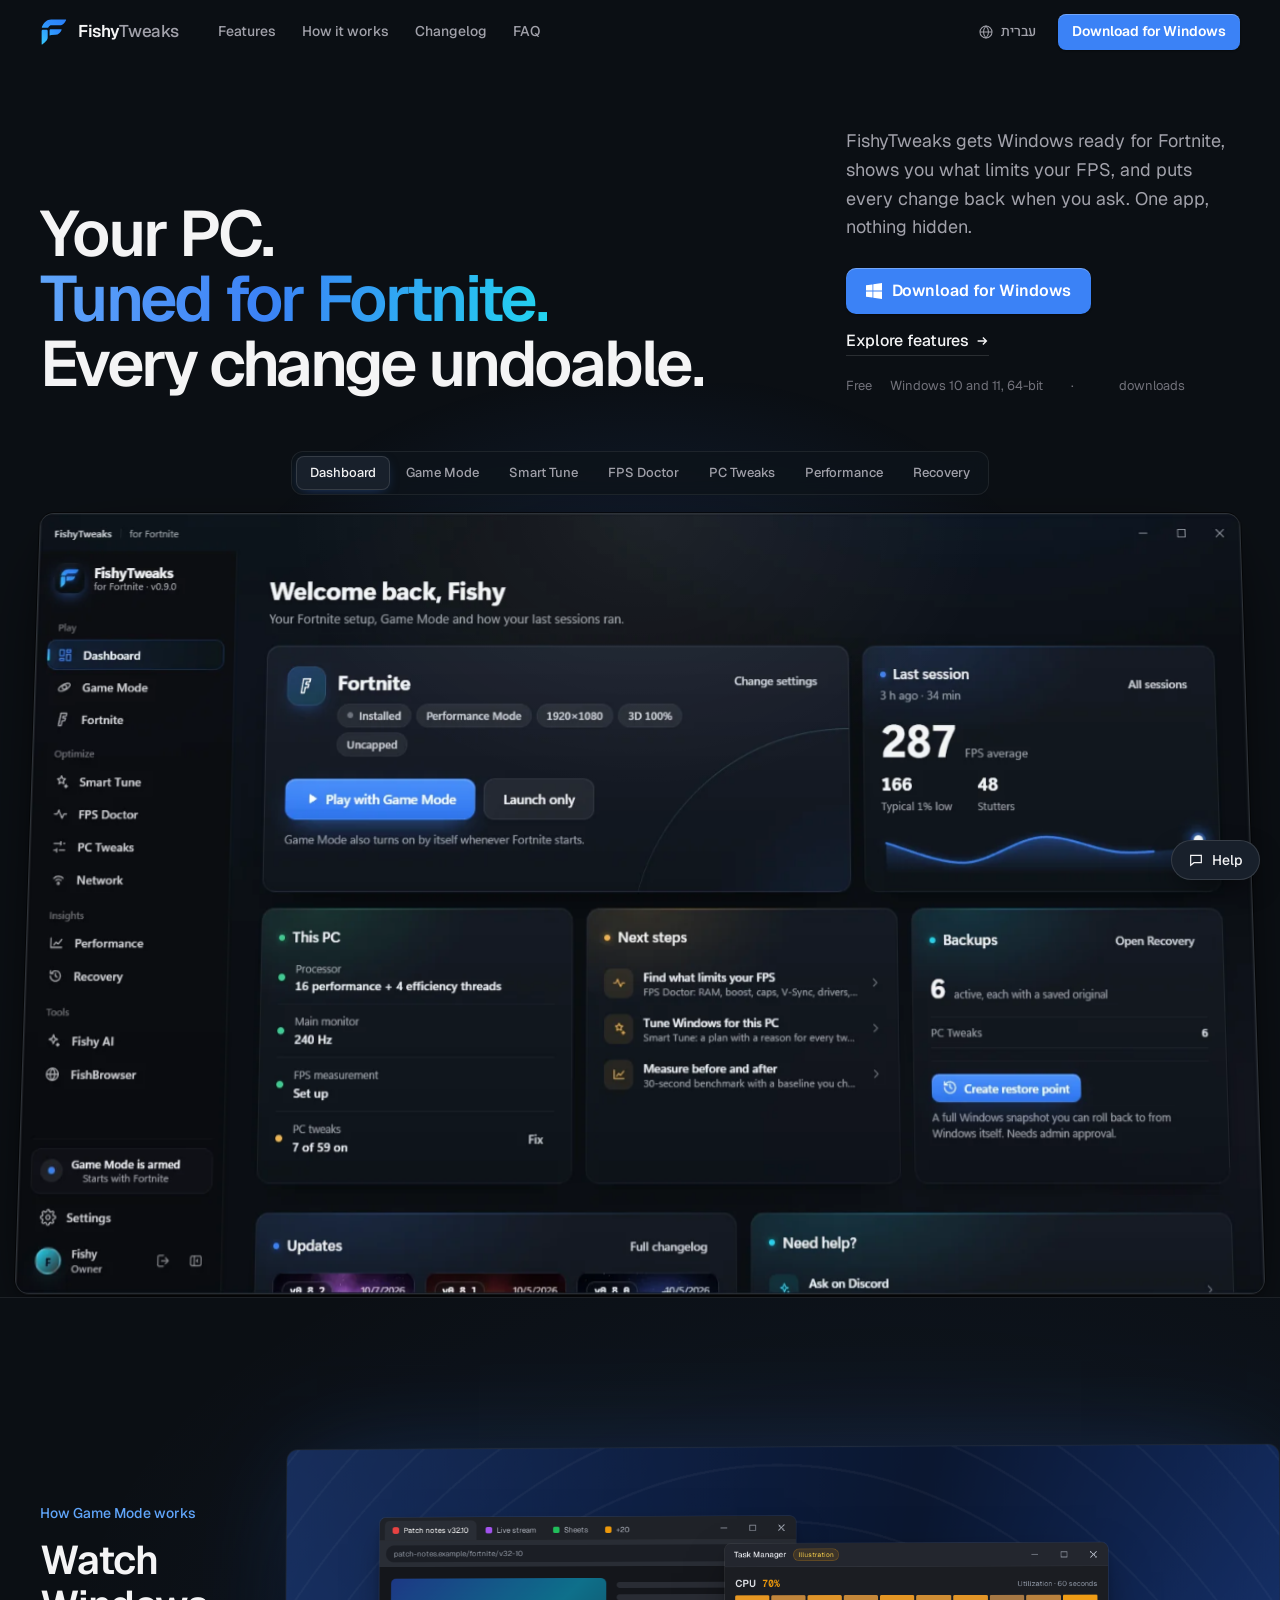
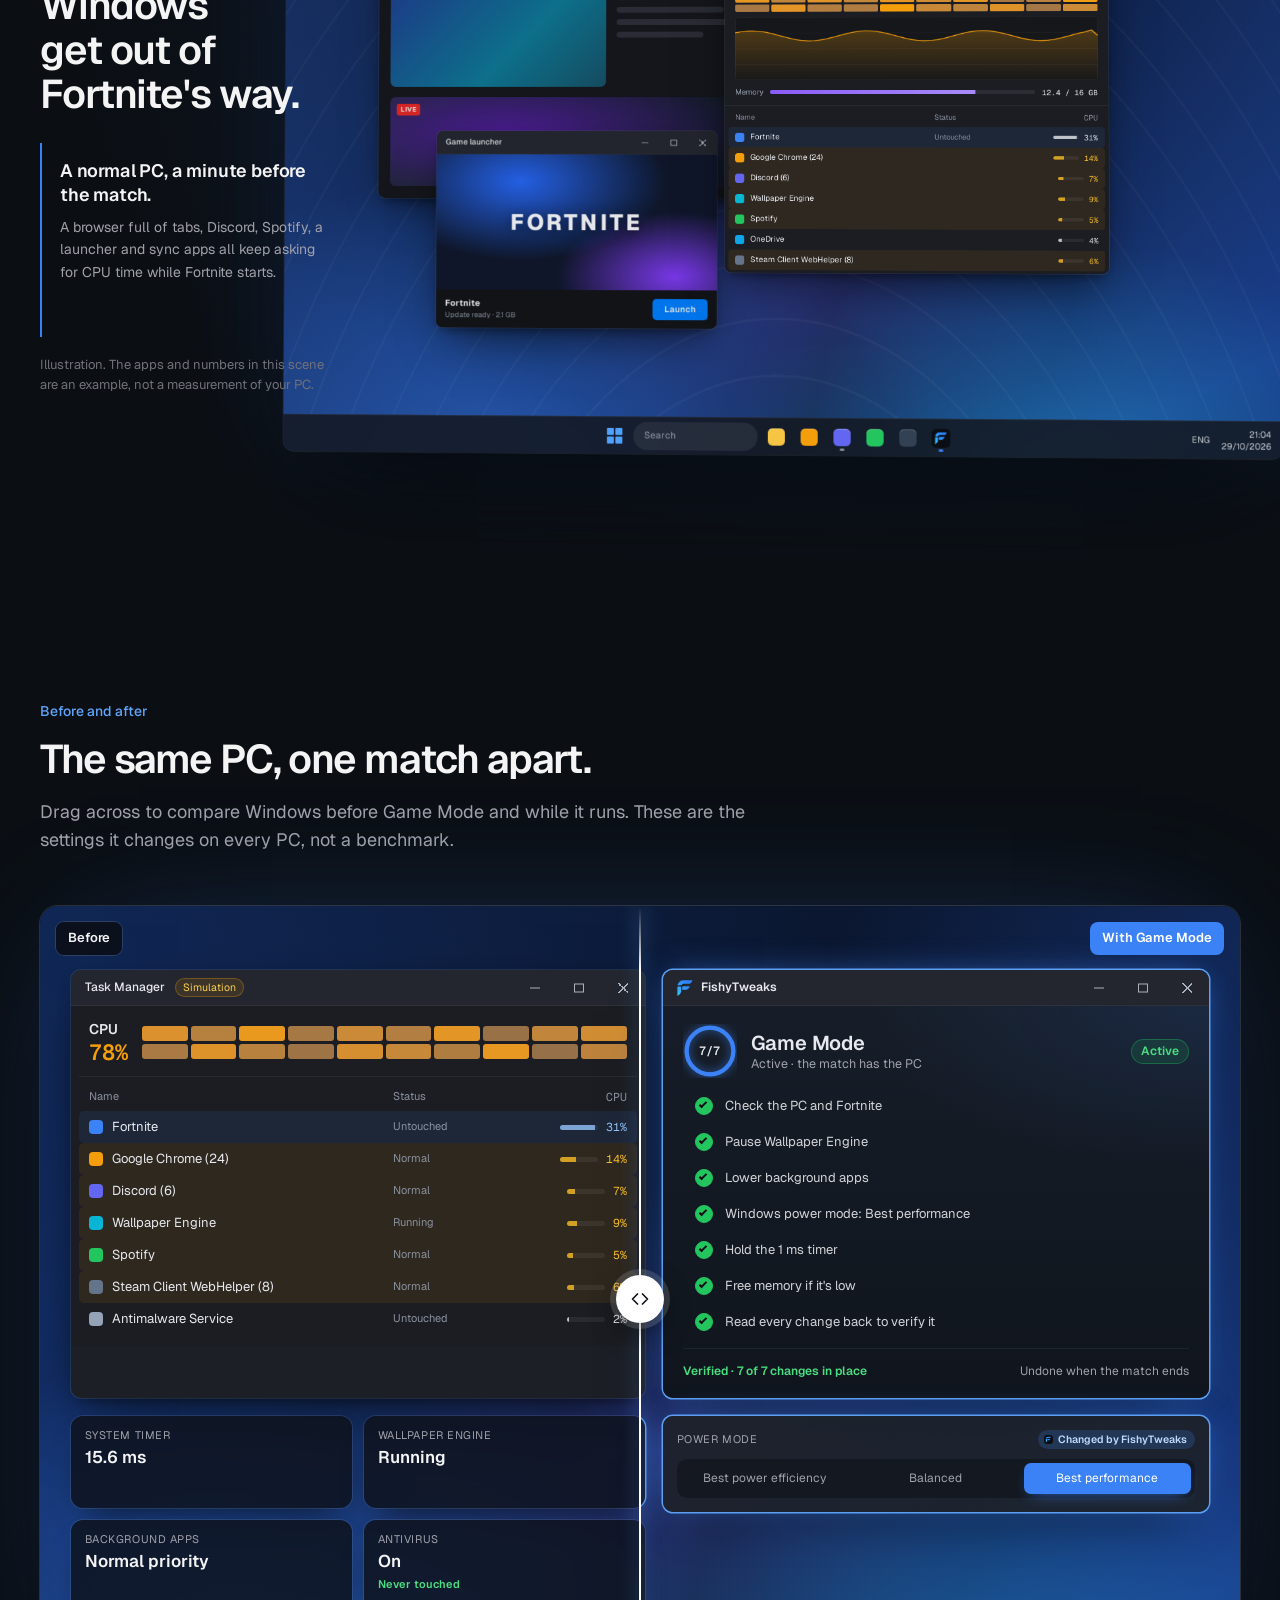
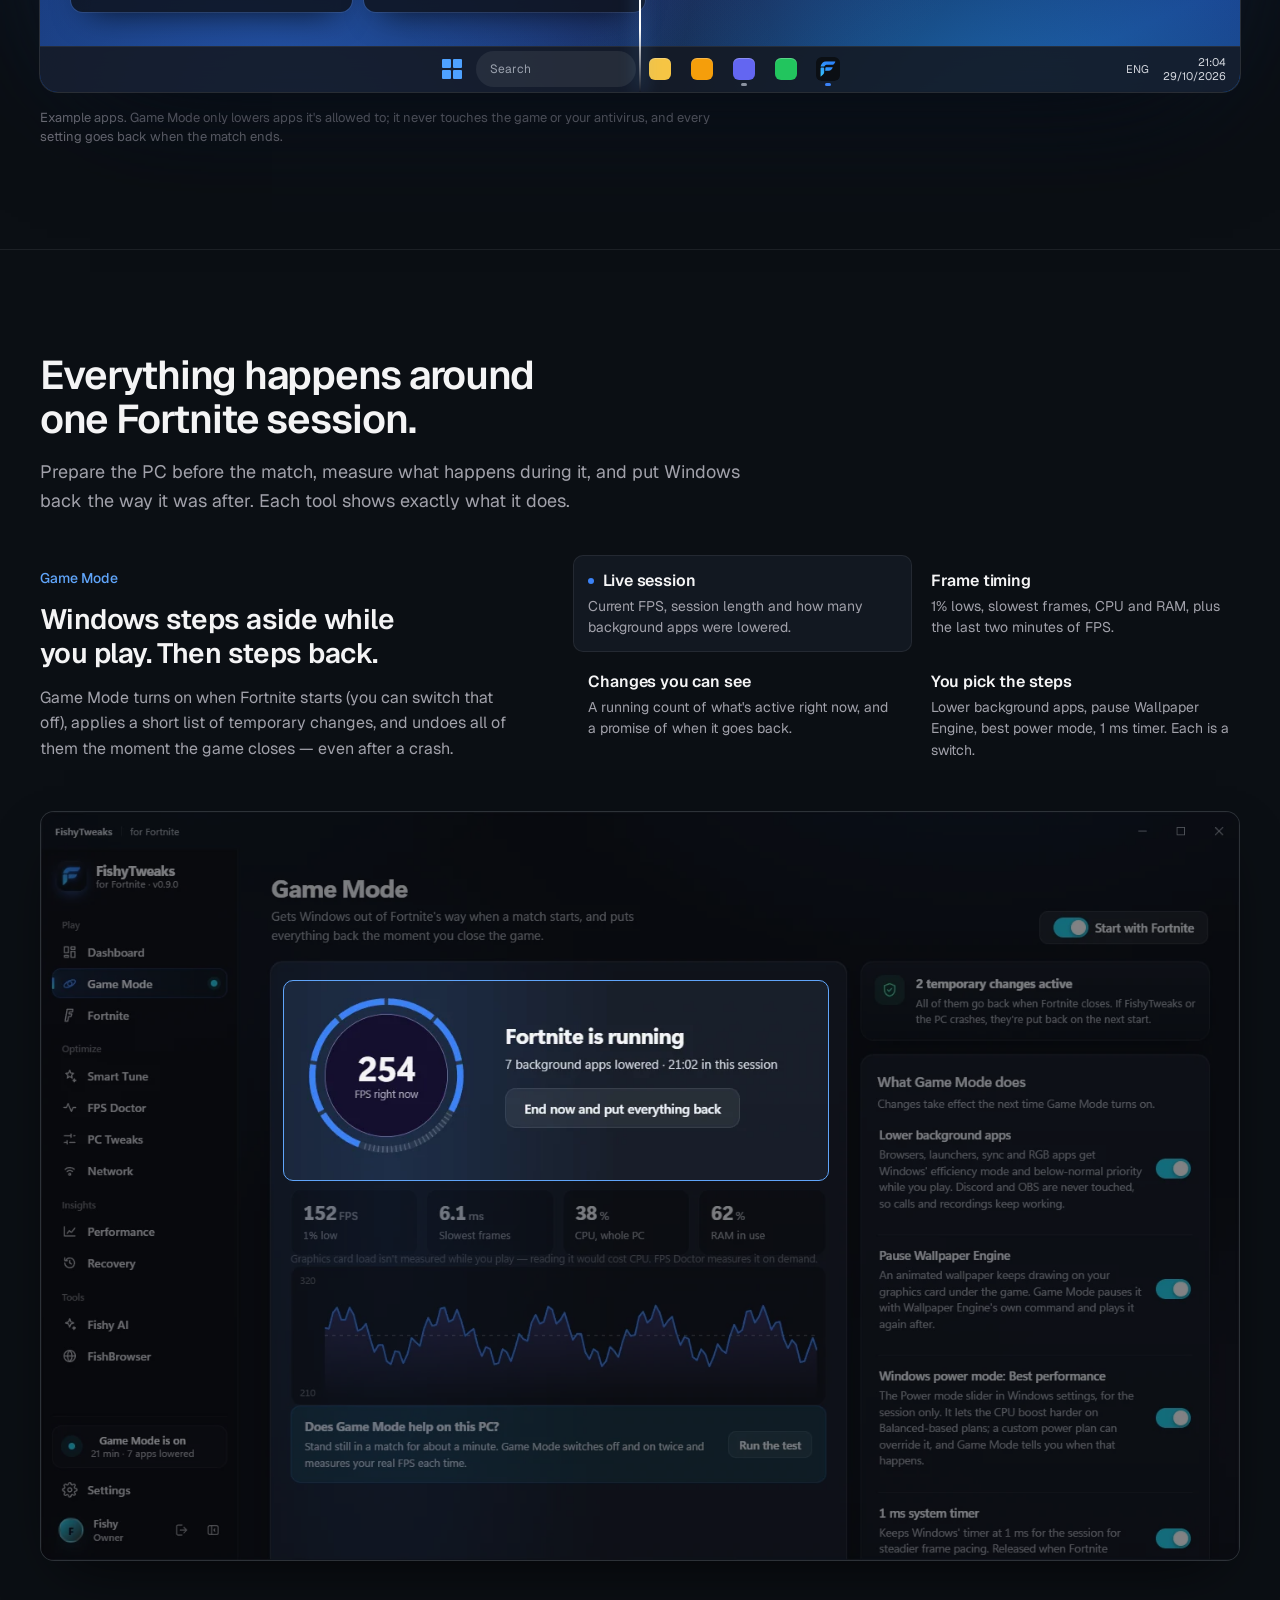
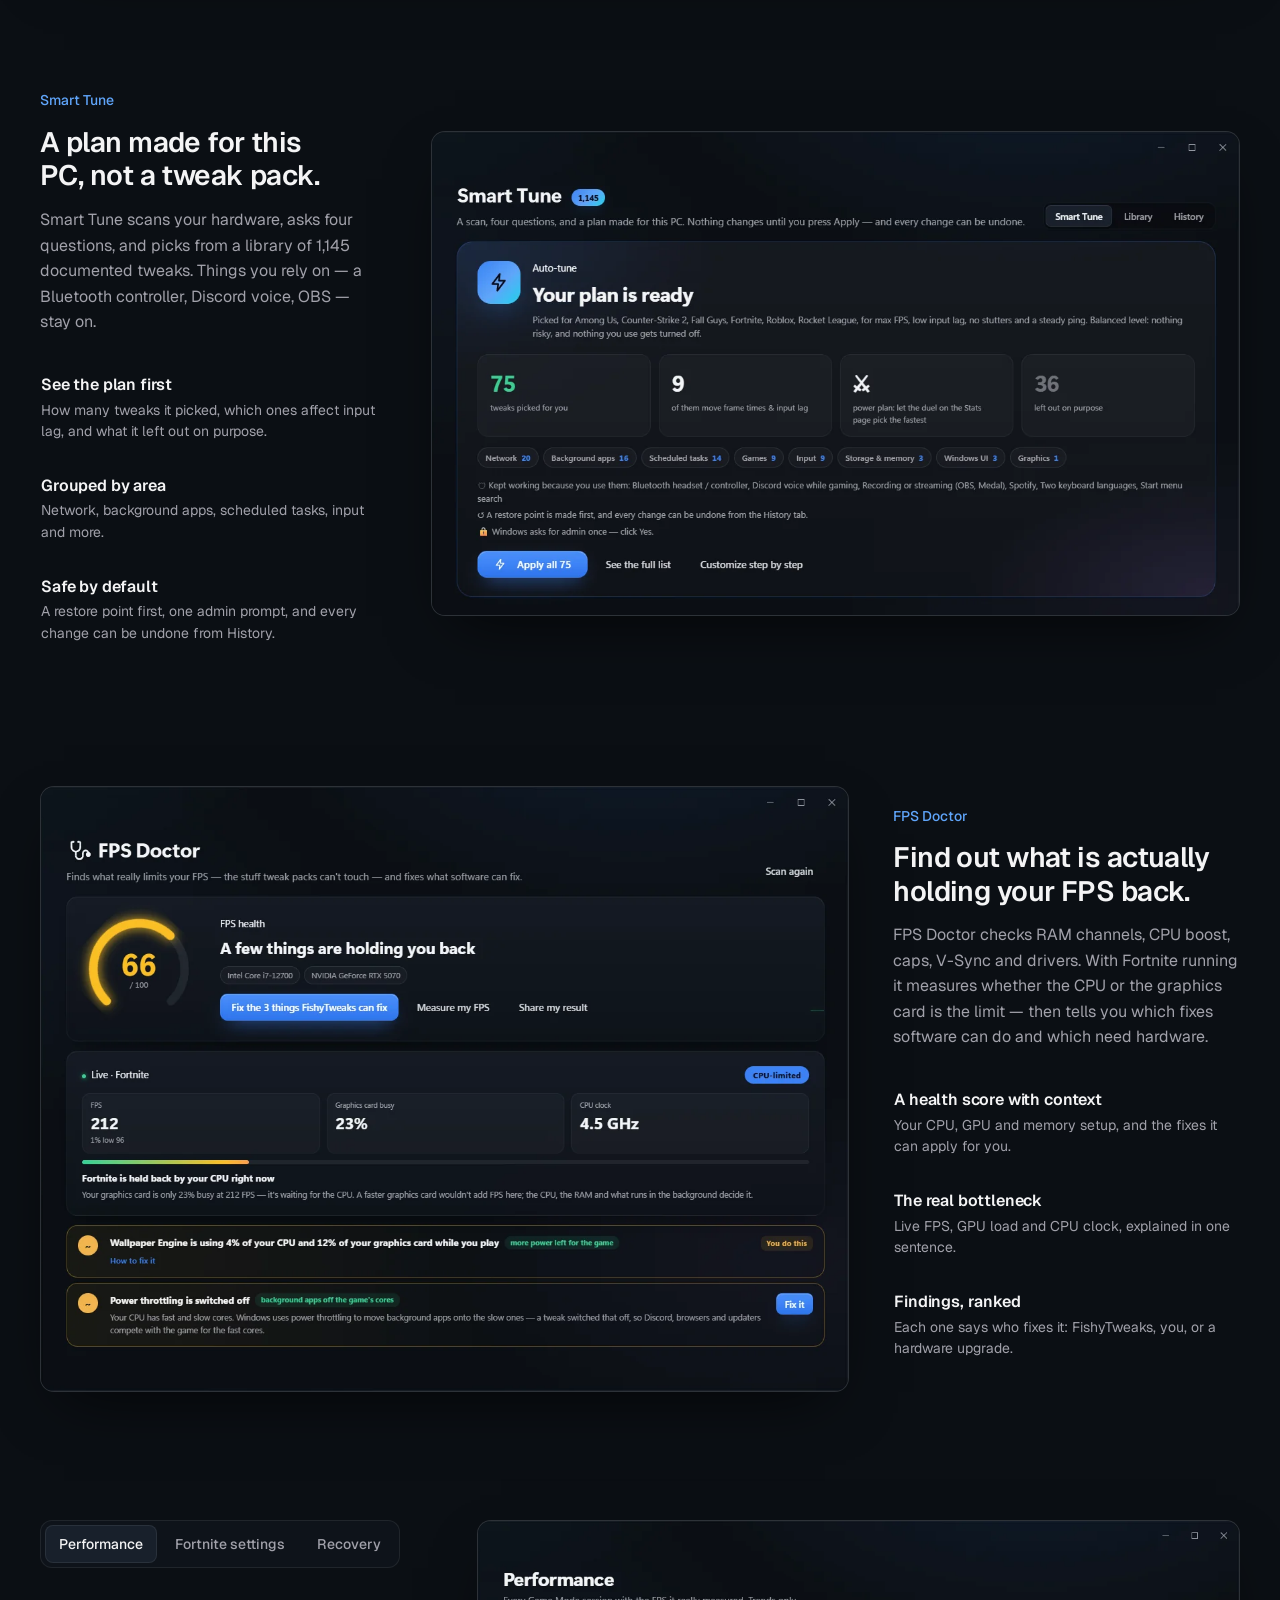
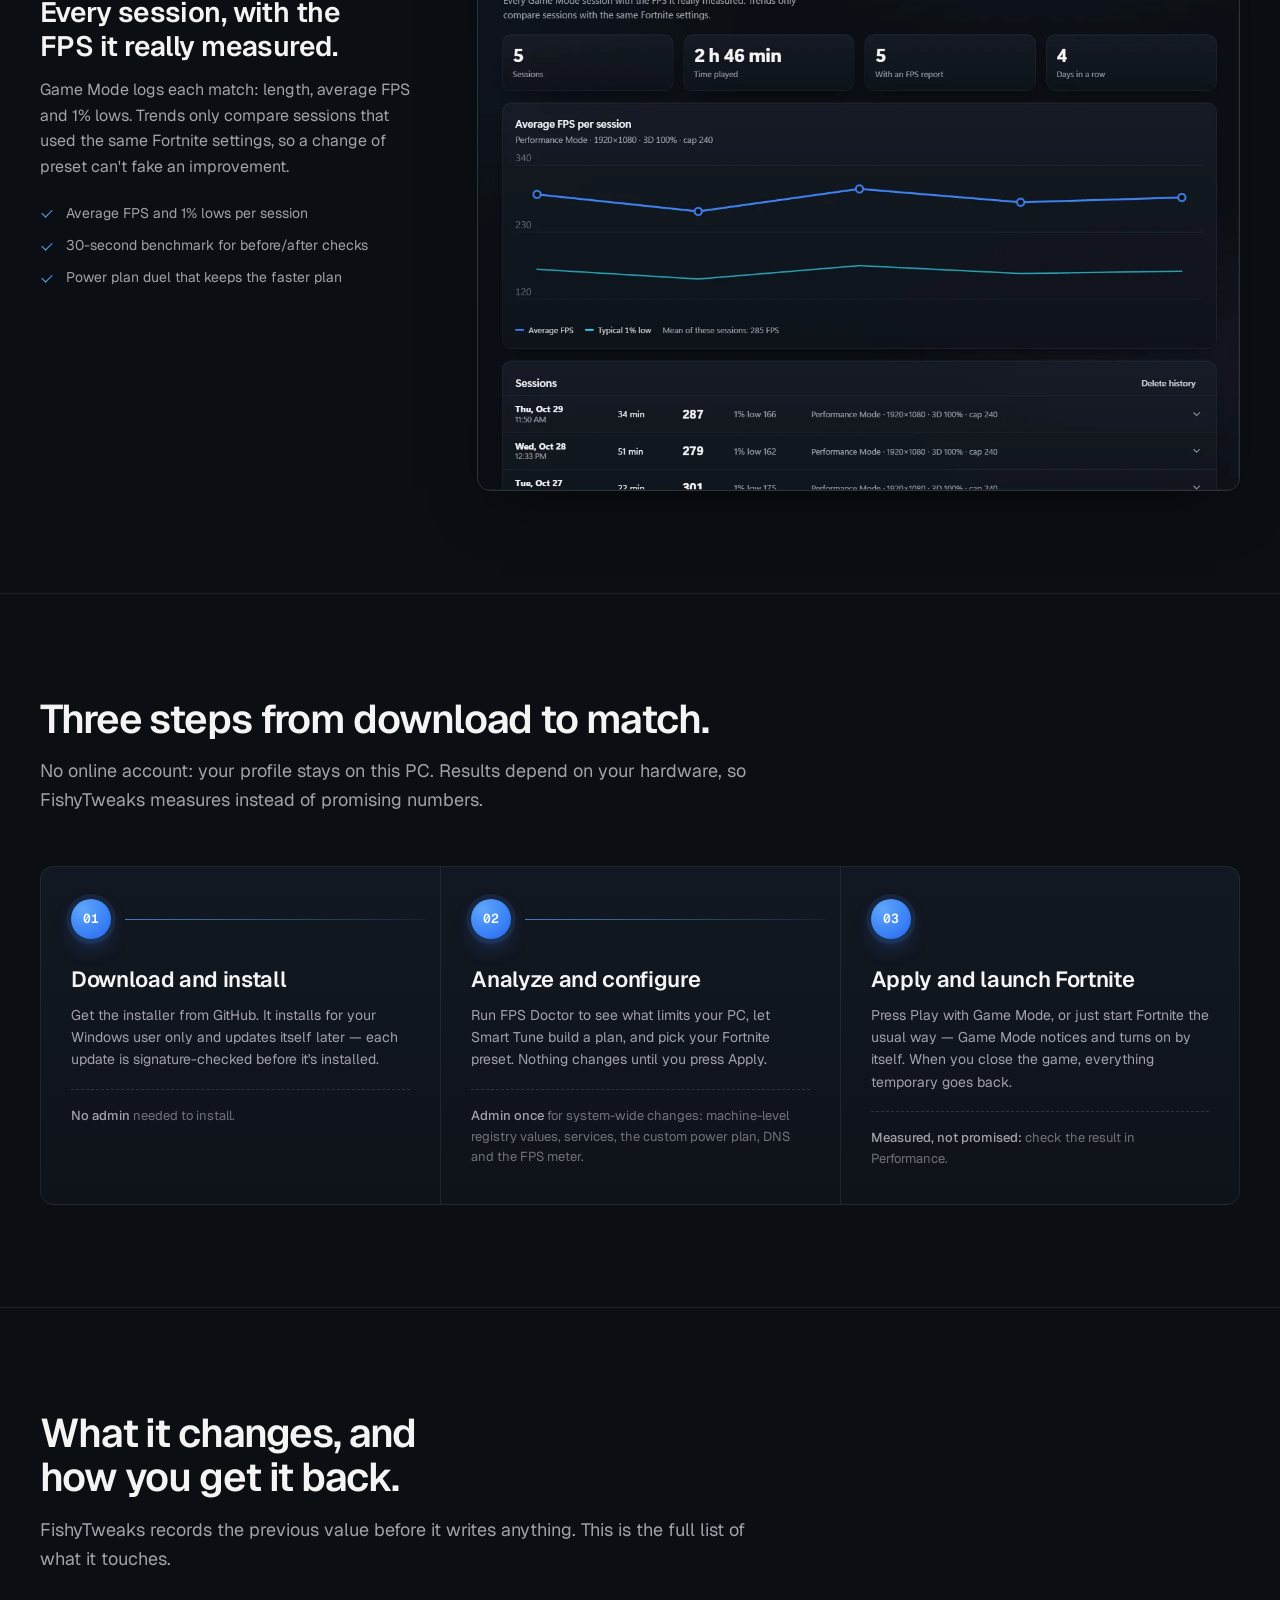
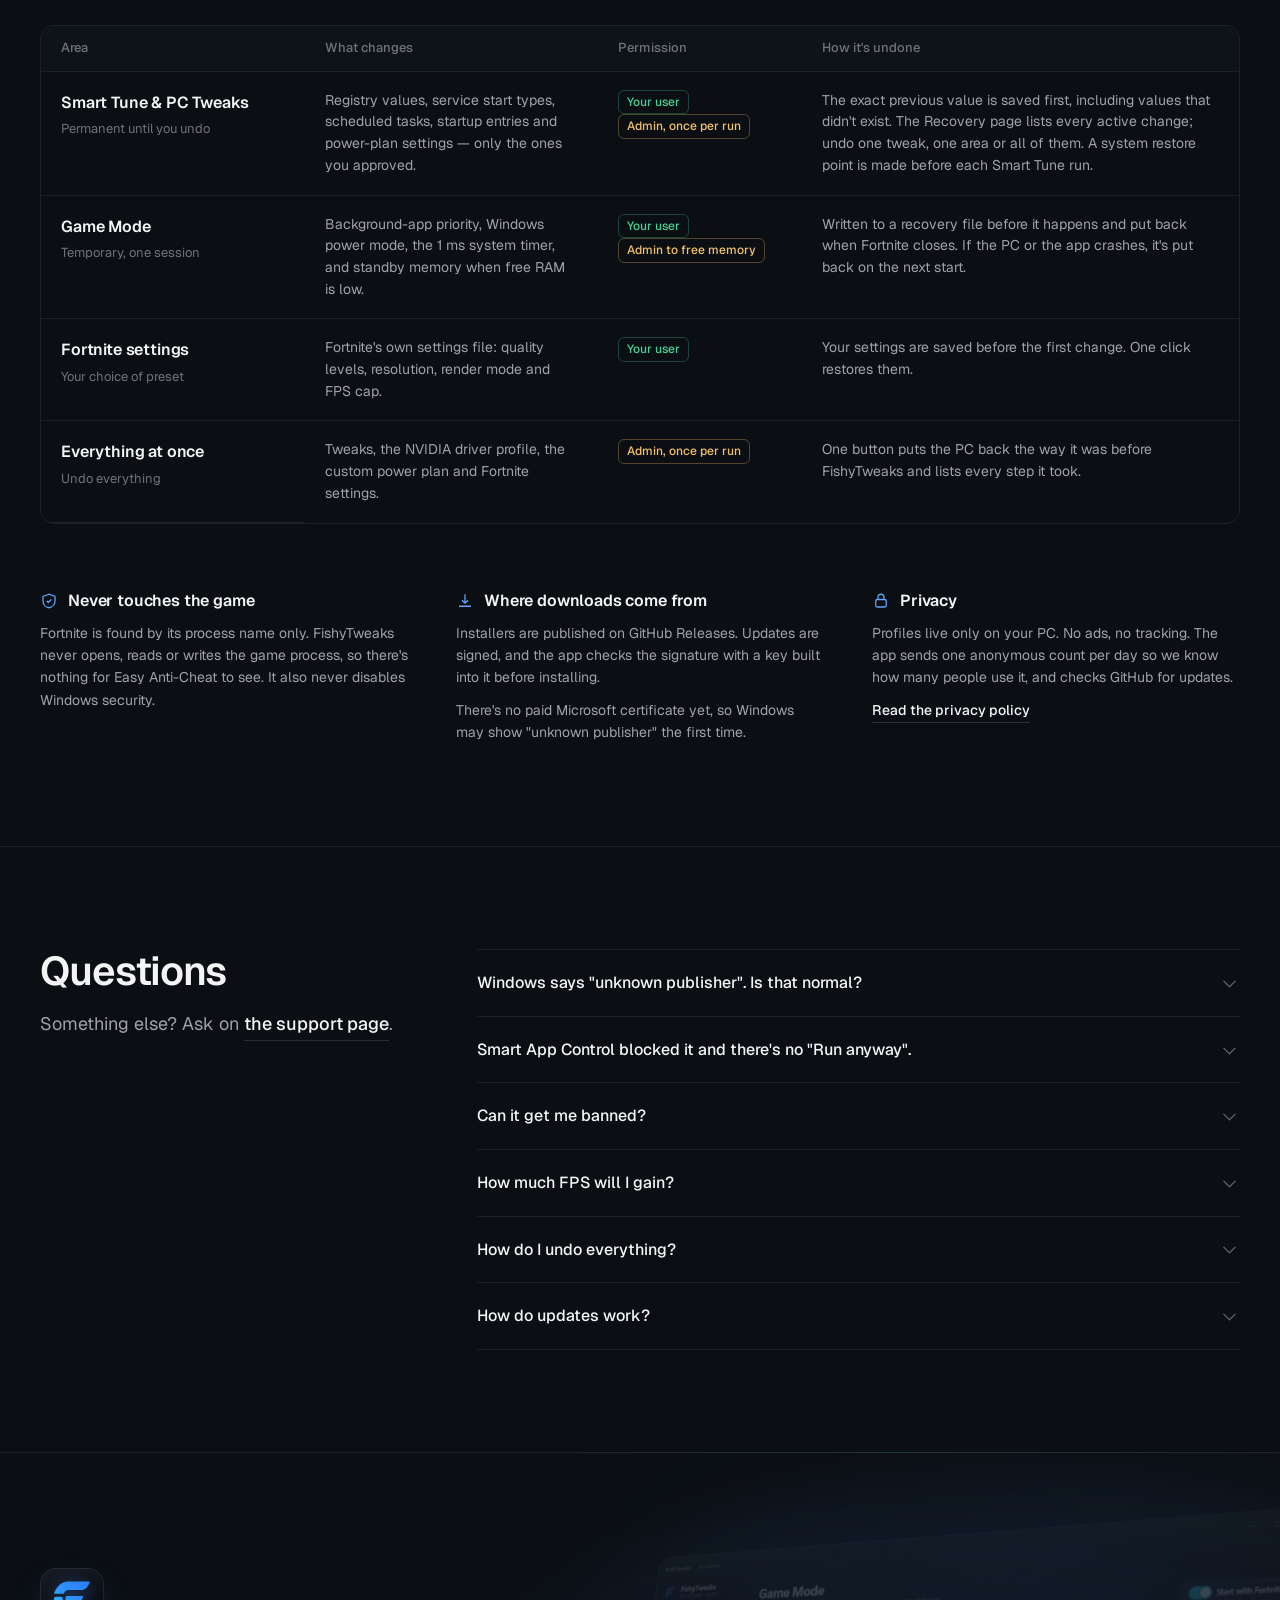
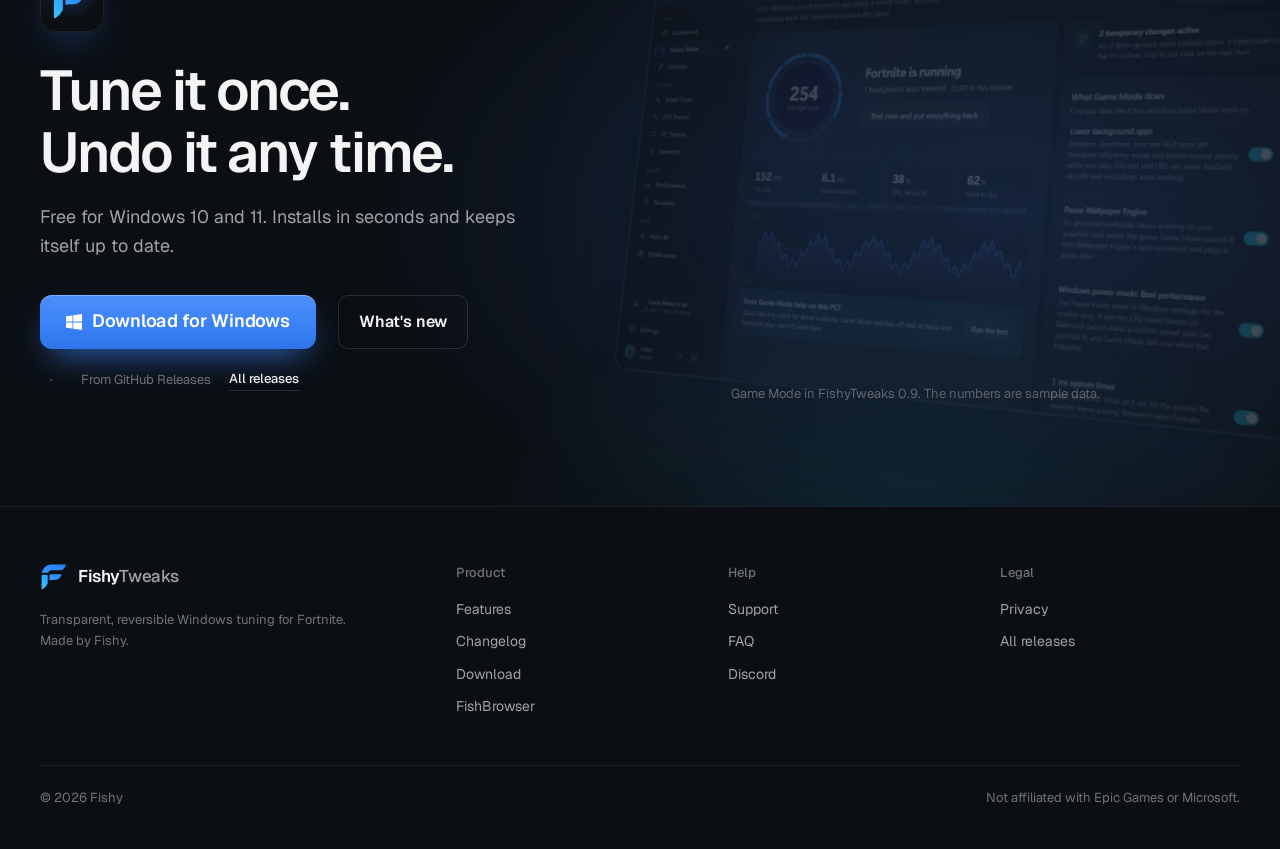
<file: index.html>
<!doctype html>
<html lang="en" dir="ltr">
  <head>
    <meta charset="UTF-8" />
    <meta name="viewport" content="width=device-width, initial-scale=1" />
    <title>FishyTweaks — Windows tuning for Fortnite you can undo</title>
    <meta name="description" content="FishyTweaks prepares Windows for Fortnite, shows what limits your FPS and puts every change back when you ask. Free for Windows 10 and 11." />
    <meta property="og:title" content="FishyTweaks — Windows tuning for Fortnite you can undo" />
    <meta property="og:description" content="Game Mode, Smart Tune and FPS Doctor in one free app. Every change is recorded and reversible." />
    <meta property="og:image" content="https://fishlaunch.pages.dev/og.png" />
    <meta property="og:image:width" content="1200" />
    <meta property="og:image:height" content="630" />
    <meta property="og:url" content="https://fishlaunch.pages.dev/" />
    <meta property="og:type" content="website" />
    <meta name="twitter:card" content="summary_large_image" />
    <meta name="twitter:image" content="https://fishlaunch.pages.dev/og.png" />
    <meta name="theme-color" content="#08090c" />
    <link rel="icon" href="favicon.svg?v=2" type="image/svg+xml" />
    <link rel="icon" href="favicon-32.png?v=2" sizes="32x32" type="image/png" />
    <link rel="apple-touch-icon" href="apple-touch-icon.png?v=2" />
    <link rel="preconnect" href="https://fonts.googleapis.com" />
    <link rel="preconnect" href="https://fonts.gstatic.com" crossorigin />
    <link rel="stylesheet" href="https://fonts.googleapis.com/css2?family=Geist:wght@400;500;600&family=Geist+Mono:wght@400;500&family=Heebo:wght@400;500;600&display=swap" />
    <link rel="preload" as="image" href="assets/screens/dashboard.webp" imagesrcset="assets/screens/dashboard.webp 1440w, assets/screens/dashboard@2x.webp 2880w" imagesizes="(min-width: 1360px) 1200px, 94vw" />
    <link rel="stylesheet" href="style.css" />
    <link rel="stylesheet" href="xform.css" />
    <script>
      // pick the language before first paint so Hebrew visitors never see an English flash
      (function () {
        var l;
        try { l = localStorage.getItem("ft-lang") || localStorage.getItem("fl-lang"); } catch (e) {}
        if (!l) l = (navigator.language || "").slice(0, 2) === "he" ? "he" : "en";
        document.documentElement.lang = l;
        document.documentElement.dir = l === "he" ? "rtl" : "ltr";
      })();
    </script>
  </head>
  <body data-page="home">
    <svg width="0" height="0" style="position:absolute" aria-hidden="true"><defs><linearGradient id="ft-grad" x1="720" y1="68" x2="90" y2="720" gradientUnits="userSpaceOnUse"><stop offset="0" stop-color="#2A7FF8"/><stop offset=".45" stop-color="#2F8EFD"/><stop offset="1" stop-color="#36C6FB"/></linearGradient><g id="ft-mark"><path d="M 90 287 L 244 287 C 256 287 264 269 276 250 C 292 227 310 219 336 219 L 588 219 C 630 218 684 174 720 94 C 727 80 722 68 708 68 L 330 68 C 214 67 134 158 87 264 C 82 278 84 287 90 287 Z"/><path d="M 288 362 C 288 340 302 328 324 328 L 594 328 C 603 328 607 336 603 346 C 580 410 520 472 440 474 L 335 476 C 316 476 302 481 294 489 C 290 493 288 490 288 484 Z"/><path d="M 80 376 C 80 352 95 339 118 339 L 204 339 C 226 339 239 352 239 374 L 239 545 C 239 612 158 688 95 726 C 87 731 80 727 80 719 Z"/></g></defs></svg>
    <a class="skip" href="#main" data-i18n="skip">Skip to content</a>

    <header class="nav" id="nav">
      <div class="wrap">
        <a class="brand" href="./" aria-label="FishyTweaks home">
          <span class="mark"><svg viewBox="70 58 668 682" aria-hidden="true"><path d="M 90 287 L 244 287 C 256 287 264 269 276 250 C 292 227 310 219 336 219 L 588 219 C 630 218 684 174 720 94 C 727 80 722 68 708 68 L 330 68 C 214 67 134 158 87 264 C 82 278 84 287 90 287 Z"/><path d="M 288 362 C 288 340 302 328 324 328 L 594 328 C 603 328 607 336 603 346 C 580 410 520 472 440 474 L 335 476 C 316 476 302 481 294 489 C 290 493 288 490 288 484 Z"/><path d="M 80 376 C 80 352 95 339 118 339 L 204 339 C 226 339 239 352 239 374 L 239 545 C 239 612 158 688 95 726 C 87 731 80 727 80 719 Z"/></svg></span>
          <span class="brand-name">Fishy<span>Tweaks</span></span>
        </a>
        <nav class="nav-links" aria-label="Main">
          <a href="#features" data-i18n="nav.features">Features</a>
          <a href="#how" data-i18n="nav.how">How it works</a>
          <a href="changelog.html" data-i18n="nav.changelog">Changelog</a>
          <a href="#faq" data-i18n="nav.faq">FAQ</a>
        </nav>
        <div class="nav-end">
          <button class="lang" id="lang" type="button" aria-label="עברית"><svg width="16" height="16" viewBox="0 0 24 24" fill="none" stroke="currentColor" stroke-width="1.6" aria-hidden="true"><circle cx="12" cy="12" r="9"/><path d="M3 12h18M12 3c2.5 2.7 3.8 5.7 3.8 9s-1.3 6.3-3.8 9c-2.5-2.7-3.8-5.7-3.8-9S9.5 5.7 12 3Z"/></svg><span class="lang-long">עברית</span></button>
          <a class="btn btn-primary btn-sm nav-dl" href="https://github.com/roesuper/fishlaunch/releases/latest" data-dl data-i18n="nav.download">Download for Windows</a>
          <button class="menu-btn" id="menu-btn" type="button" aria-expanded="false" aria-controls="sheet" aria-label="Menu" data-i18n-attr="aria-label:nav.menu"><span><i></i><i></i></span></button>
        </div>
      </div>
    </header>
    <div class="sheet" id="sheet">
      <a href="#features" data-i18n="nav.features">Features</a>
      <a href="#how" data-i18n="nav.how">How it works</a>
      <a href="changelog.html" data-i18n="nav.changelog">Changelog</a>
      <a href="#faq" data-i18n="nav.faq">FAQ</a>
      <a class="btn btn-primary" href="https://github.com/roesuper/fishlaunch/releases/latest" data-dl data-i18n="nav.download">Download for Windows</a>
    </div>

    <main id="main">
      <!-- hero -->
      <section class="hero" id="top">
        <div class="wrap">
          <div class="hero-head">
            <h1>
              <span class="line"><span data-i18n="hero.l0">Your PC.</span></span>
              <span class="line accent"><span data-i18n="hero.l1">Tuned for Fortnite.</span></span>
              <span class="line"><span data-i18n="hero.l2">Every change undoable.</span></span>
            </h1>
            <div class="hero-side">
              <p class="lead" data-i18n="hero.sub">FishyTweaks gets Windows ready for Fortnite, shows you what limits your FPS, and puts every change back when you ask. One app, nothing hidden.</p>
              <div class="hero-actions">
                <a class="btn btn-primary" href="https://github.com/roesuper/fishlaunch/releases/latest" data-dl>
                  <svg width="16" height="16" viewBox="0 0 16 16" fill="currentColor" aria-hidden="true"><path d="M0 2.3 6.5 1.4v6.2H0zm7.3-1L16 0v7.6H7.3zM0 8.4h6.5v6.2L0 13.7zm7.3 0H16V16l-8.7-1.2z"/></svg>
                  <span data-i18n="cta.download">Download for Windows</span>
                </a>
                <a class="link" href="#features"><span data-i18n="hero.explore">Explore features</span><svg class="arrow" width="14" height="14" viewBox="0 0 16 16" fill="none" stroke="currentColor" stroke-width="1.6" aria-hidden="true"><path d="M3 8h10M9 4l4 4-4 4"/></svg></a>
              </div>
              <ul class="facts">
                <li data-i18n="facts.free">Free</li>
                <li data-i18n="facts.win">Windows 10 and 11, 64-bit</li>
                <li class="ltr" data-release hidden><span data-ver></span>&nbsp;·&nbsp;<span data-size></span></li>
                <li data-dlcount hidden><span data-dln></span>&nbsp;<span data-i18n="facts.dl">downloads</span></li>
              </ul>
            </div>
          </div>
          <figure class="hero-shot" data-showcase>
            <div class="showcase-bar" role="tablist" aria-label="App screens" data-i18n-attr="aria-label:sc.label">
              <button class="sc-tab" role="tab" type="button" aria-selected="true" data-sc="dashboard" data-focus-sc="17,7,49,53" data-i18n="sc.dashboard">Dashboard</button>
              <button class="sc-tab" role="tab" type="button" aria-selected="false" tabindex="-1" data-sc="gamemode" data-focus-sc="20,24,47,62" data-i18n="gm.k">Game Mode</button>
              <button class="sc-tab" role="tab" type="button" aria-selected="false" tabindex="-1" data-sc="tune" data-focus-sc="20,20,48,40" data-i18n="st.k">Smart Tune</button>
              <button class="sc-tab" role="tab" type="button" aria-selected="false" tabindex="-1" data-sc="doctor" data-focus-sc="19,17,52,26" data-i18n="fd.k">FPS Doctor</button>
              <button class="sc-tab" role="tab" type="button" aria-selected="false" tabindex="-1" data-sc="tweaks" data-focus-sc="19,8,52,50" data-i18n="sc.tweaks">PC Tweaks</button>
              <button class="sc-tab" role="tab" type="button" aria-selected="false" tabindex="-1" data-sc="performance" data-focus-sc="19,18,52,48" data-i18n="pf.k">Performance</button>
              <button class="sc-tab" role="tab" type="button" aria-selected="false" tabindex="-1" data-sc="recovery" data-focus-sc="19,8,52,58" data-i18n="sc.recovery">Recovery</button>
            </div>
            <div class="window" data-focus="17,7,49,53" role="tabpanel">
              <img class="sc-img on" data-shot="dashboard" src="assets/screens/dashboard.webp" srcset="assets/screens/dashboard.webp 1440w, assets/screens/dashboard@2x.webp 2880w" sizes="(min-width: 1360px) 1200px, 94vw" width="1440" height="900" alt="The FishyTweaks dashboard: Fortnite setup, Game Mode launch button, the last session's FPS and this PC's status." data-i18n-attr="alt:alt.dashboard" fetchpriority="high" />
              <img class="sc-img" data-shot="gamemode" data-src="assets/screens/gamemode.webp" width="1440" height="900" alt="Game Mode during a Fortnite session: live FPS, frame timing graph and the list of temporary changes." data-i18n-attr="alt:alt.gamemode" />
              <img class="sc-img" data-shot="tune" data-src="assets/screens/tune.webp" width="1440" height="900" alt="Smart Tune's ready plan: tweaks picked for this PC, grouped by category, with a restore point and undo." data-i18n-attr="alt:alt.tune" />
              <img class="sc-img" data-shot="doctor" data-src="assets/screens/doctor.webp" width="1440" height="900" alt="FPS Doctor results: health score, a live CPU-limited reading and ranked findings." data-i18n-attr="alt:alt.doctor" />
              <img class="sc-img" data-shot="tweaks" data-src="assets/screens/tweaks.webp" width="1440" height="900" alt="PC Tweaks: every tweak with what to expect from it, its trade-offs, and a switch that records the old value first." data-i18n-attr="alt:alt.tweaks" />
              <img class="sc-img" data-shot="performance" data-src="assets/screens/performance.webp" width="1440" height="900" alt="Performance history: sessions, time played and an average FPS graph per session." data-i18n-attr="alt:alt.performance" />
              <img class="sc-img" data-shot="recovery" data-src="assets/screens/recovery.webp" width="1440" height="900" alt="Recovery: every change FishyTweaks has active right now, each with its saved original and an undo button." data-i18n-attr="alt:alt.recovery" />
            </div>
            <figcaption class="shot-note" data-i18n="shot.note" data-tap="Tap a screenshot to see it full size." data-i18n-attr="data-tap:shot.tap">FishyTweaks 0.9 interface. Numbers in the screenshots are sample data.</figcaption>
          </figure>
        </div>
      </section>

      <!-- the Windows transformation: a scroll-driven illustration of what Game Mode does -->
      <section class="xf" id="transform" aria-labelledby="xf-h">
        <div class="xf-track">
          <div class="xf-sticky">
            <div class="xf-copy">
              <p class="kicker" data-i18n="xf.k">How Game Mode works</p>
              <h2 class="h2" id="xf-h" data-i18n="xf.h">Watch Windows get out of Fortnite's way.</h2>
              <ol class="xf-caps">
                <li class="xf-cap on" data-cap="0">
                  <b data-i18n="xf.c1">A normal PC, a minute before the match.</b>
                  <span data-i18n="xf.c1s">A browser full of tabs, Discord, Spotify, a launcher and sync apps all keep asking for CPU time while Fortnite starts.</span>
                </li>
                <li class="xf-cap" data-cap="1">
                  <b data-i18n="xf.c2">They all share the same cores.</b>
                  <span data-i18n="xf.c2s">None of them needs full speed while you play, but Windows treats them like the game.</span>
                </li>
                <li class="xf-cap" data-cap="2">
                  <b data-i18n="xf.c3">Game Mode steps in when Fortnite starts.</b>
                  <span data-i18n="xf.c3s">It checks the PC, moves background apps to Windows efficiency mode, sets Best performance, holds the 1&nbsp;ms timer, then reads every change back.</span>
                </li>
                <li class="xf-cap" data-cap="3">
                  <b data-i18n="xf.c4">The match gets the PC. Windows gets it back after.</b>
                  <span data-i18n="xf.c4s">Your antivirus and the game itself are never touched. When the match ends, every change is put back.</span>
                  <a class="link xf-next" href="#compare"><span data-i18n="xf.next">Compare before and after</span><svg class="arrow" width="14" height="14" viewBox="0 0 16 16" fill="none" stroke="currentColor" stroke-width="1.6" aria-hidden="true"><path d="M8 3v10M4 9l4 4 4-4" /></svg></a>
                </li>
              </ol>
              <p class="fine xf-note" data-i18n="xf.note">Illustration. The apps and numbers in this scene are an example, not a measurement of your PC.</p>
            </div>

            <div class="xf-stage" dir="ltr" aria-hidden="true">
              <div class="xf-fit">
                <div class="xf-cam">
                  <div class="xf-desk">
                    <!-- the screen plane: wallpaper, the end-of-scene dimming and the taskbar move as one -->
                    <div class="xf-screen">
                      <div class="xf-wall"></div>
                      <div class="xf-shade"></div>
                      <div class="xf-glass"></div>
                      <!-- taskbar -->
                      <div class="xf-taskbar">
                        <div class="xf-tbi">
                          <i class="start"><b></b><b></b><b></b><b></b></i>
                          <i class="search"><span>Search</span></i>
                          <i style="--c:#f6c544"></i><i style="--c:#f59e0b"></i><i style="--c:#6366f1"></i><i style="--c:#22c55e"></i><i style="--c:#334155"></i>
                          <i class="ft"><img src="favicon.svg?v=2" alt="" /></i>
                        </div>
                        <div class="xf-tray"><span>ENG</span><span class="xf-clock">21:04<br />29/10/2026</span></div>
                      </div>
                    </div>

                    <!-- browser -->
                    <div class="xf-win xf-browser" data-k="browser">
                      <div class="xf-tb">
                        <div class="xf-tabs">
                          <span class="on"><i style="background:#ef4444"></i>Patch notes v32.10</span>
                          <span><i style="background:#a855f7"></i>Live stream</span>
                          <span><i style="background:#22c55e"></i>Sheets</span>
                          <span><i style="background:#f59e0b"></i>+20</span>
                        </div>
                        <div class="xf-ctl"><i></i><i></i><i></i></div>
                      </div>
                      <div class="xf-url"><span>patch-notes.example/fortnite/v32-10</span></div>
                      <div class="xf-page">
                        <div class="xf-hero-img"></div>
                        <div class="xf-lines"><i style="width:72%"></i><i style="width:88%"></i><i style="width:64%"></i><i style="width:80%"></i><i style="width:52%"></i></div>
                        <div class="xf-video"><span>LIVE</span></div>
                      </div>
                    </div>

                    <!-- game launcher -->
                    <div class="xf-win xf-launch" data-k="launch">
                      <div class="xf-tb"><b>Game launcher</b><div class="xf-ctl"><i></i><i></i><i></i></div></div>
                      <div class="xf-launch-body">
                        <div class="xf-cover"><b>FORTNITE</b></div>
                        <div class="xf-launch-row">
                          <span><b>Fortnite</b><small>Update ready · 2.1 GB</small></span>
                          <em class="xf-launch-btn">Launch</em>
                        </div>
                      </div>
                    </div>

                    <!-- task manager -->
                    <div class="xf-win xf-tm" data-k="tm">
                      <div class="xf-tb"><b>Task Manager</b><em class="xf-tag">Illustration</em><div class="xf-ctl"><i></i><i></i><i></i></div></div>
                      <div class="xf-tm-body">
                        <div class="xf-perf">
                          <div class="xf-perf-head"><b>CPU</b><span class="xf-cpu-n">78%</span><small>Utilization · 60 seconds</small></div>
                          <div class="xf-cores"><i></i><i></i><i></i><i></i><i></i><i></i><i></i><i></i><i></i><i></i><i></i><i></i><i></i><i></i><i></i><i></i><i></i><i></i><i></i><i></i></div>
                          <canvas class="xf-graph" width="440" height="96"></canvas>
                          <div class="xf-mem"><span>Memory</span><div><i class="xf-mem-bar"></i></div><b class="xf-mem-n">12.4 / 16 GB</b></div>
                        </div>
                        <div class="xf-procs">
                          <div class="xf-ph"><span>Name</span><span>Status</span><span>CPU</span></div>
                          <div class="xf-p game" data-p="game"><span><i class="ic" style="background:#3b82f6"></i>Fortnite</span><em class="st">Untouched</em><span class="cpu">31%</span></div>
                          <div class="xf-p" data-p="bg"><span><i class="ic" style="background:#f59e0b"></i>Google Chrome (24)</span><em class="st"></em><span class="cpu" data-a="14" data-b="2">14%</span></div>
                          <div class="xf-p" data-p="bg"><span><i class="ic" style="background:#6366f1"></i>Discord (6)</span><em class="st"></em><span class="cpu" data-a="7" data-b="1">7%</span></div>
                          <div class="xf-p" data-p="pause"><span><i class="ic" style="background:#06b6d4"></i>Wallpaper Engine</span><em class="st"></em><span class="cpu" data-a="9" data-b="0">9%</span></div>
                          <div class="xf-p" data-p="bg"><span><i class="ic" style="background:#22c55e"></i>Spotify</span><em class="st"></em><span class="cpu" data-a="5" data-b="1">5%</span></div>
                          <div class="xf-p" data-p="bg"><span><i class="ic" style="background:#0ea5e9"></i>OneDrive</span><em class="st"></em><span class="cpu" data-a="4" data-b="0">4%</span></div>
                          <div class="xf-p" data-p="bg"><span><i class="ic" style="background:#64748b"></i>Steam Client WebHelper (8)</span><em class="st"></em><span class="cpu" data-a="6" data-b="1">6%</span></div>
                          <div class="xf-p sys" data-p="sys"><span><i class="ic" style="background:#94a3b8"></i>Antimalware Service</span><em class="st">Untouched</em><span class="cpu">2%</span></div>
                        </div>
                      </div>
                    </div>

                    <!-- Windows quick settings: Game Mode switches the power mode -->
                    <div class="xf-win xf-qs" data-k="qs">
                      <div class="xf-qs-h"><small>Power mode</small><b class="xf-qs-by">Set by FishyTweaks</b></div>
                      <div class="xf-qs-seg"><span>Best power efficiency</span><span class="on">Balanced</span><span>Best performance</span></div>
                    </div>

                    <!-- FishyTweaks Game Mode (rebuilt from the app's own Game Mode screen) -->
                    <div class="xf-win xf-ft" data-k="ft">
                      <div class="xf-tb"><b class="xf-ft-brand"><svg viewBox="70 58 668 682"><path d="M 90 287 L 244 287 C 256 287 264 269 276 250 C 292 227 310 219 336 219 L 588 219 C 630 218 684 174 720 94 C 727 80 722 68 708 68 L 330 68 C 214 67 134 158 87 264 C 82 278 84 287 90 287 Z"/><path d="M 288 362 C 288 340 302 328 324 328 L 594 328 C 603 328 607 336 603 346 C 580 410 520 472 440 474 L 335 476 C 316 476 302 481 294 489 C 290 493 288 490 288 484 Z"/><path d="M 80 376 C 80 352 95 339 118 339 L 204 339 C 226 339 239 352 239 374 L 239 545 C 239 612 158 688 95 726 C 87 731 80 727 80 719 Z"/></svg>FishyTweaks</b><div class="xf-ctl"><i></i><i></i><i></i></div></div>
                      <div class="xf-ft-body">
                        <div class="xf-ft-head">
                          <div class="xf-ring"><svg viewBox="0 0 44 44"><circle cx="22" cy="22" r="19" /><circle class="xf-ring-p" cx="22" cy="22" r="19" pathLength="1" /></svg><span class="xf-ring-n">0/7</span></div>
                          <div><b class="xf-ft-title">Game Mode</b><small class="xf-ft-sub">Fortnite is starting</small></div>
                        </div>
                        <ol class="xf-steps">
                          <li data-s="0"><i></i>Check the PC and Fortnite</li>
                          <li data-s="1"><i></i>Pause Wallpaper Engine</li>
                          <li data-s="2"><i></i>Lower background apps</li>
                          <li data-s="3"><i></i>Windows power mode: Best performance</li>
                          <li data-s="4"><i></i>Hold the 1 ms timer</li>
                          <li data-s="5"><i></i>Free memory if it's low</li>
                          <li data-s="6"><i></i>Read every change back to verify it</li>
                        </ol>
                        <div class="xf-ft-foot"><span class="xf-ok">Verified · 7 of 7 changes in place</span><em>Undone when the match ends</em></div>
                      </div>
                    </div>

                  </div>
                </div>
              </div>
              <svg class="xf-trails"></svg>
            </div>
          </div>
        </div>
      </section>

      <!-- before / after: what Game Mode changes, side by side -->
      <section class="section ba" id="compare">
        <div class="wrap">
          <div class="section-head reveal">
            <p class="kicker" data-i18n="ba.k">Before and after</p>
            <h2 class="h2" data-i18n="ba.h">The same PC, one match apart.</h2>
            <p class="lead" data-i18n="ba.sub">Drag across to compare Windows before Game Mode and while it runs. These are the settings it changes on every PC, not a benchmark.</p>
          </div>
          <div class="ba-box reveal" dir="ltr" style="--ba: 50">
            <div class="ba-pane before" aria-hidden="true">
              <div class="ba-desk">
                <div class="xf-win ba-tm">
                  <div class="xf-tb"><b>Task Manager</b><em class="xf-tag">Simulation</em><div class="xf-ctl"><i></i><i></i><i></i></div></div>
                  <div class="ba-tm-body">
                    <div class="ba-cpu"><div><b>CPU</b><span class="ba-cpu-n">78%</span></div><div class="ba-cores"><i style="--u:88"></i><i style="--u:72"></i><i style="--u:95"></i><i style="--u:64"></i><i style="--u:81"></i><i style="--u:70"></i><i style="--u:92"></i><i style="--u:58"></i><i style="--u:77"></i><i style="--u:84"></i><i style="--u:66"></i><i style="--u:90"></i><i style="--u:73"></i><i style="--u:61"></i><i style="--u:86"></i><i style="--u:79"></i><i style="--u:69"></i><i style="--u:94"></i><i style="--u:57"></i><i style="--u:75"></i></div></div>
                    <div class="xf-ph"><span>Name</span><span>Status</span><span>CPU</span></div>
                    <div class="xf-p game"><span><i class="ic" style="background:#3b82f6"></i>Fortnite</span><em class="st">Untouched</em><span class="cpu"><i style="--w:93%"></i>31%</span></div><div class="xf-p  hot"><span><i class="ic" style="background:#f59e0b"></i>Google Chrome (24)</span><em class="st">Normal</em><span class="cpu"><i style="--w:42%"></i>14%</span></div><div class="xf-p  hot"><span><i class="ic" style="background:#6366f1"></i>Discord (6)</span><em class="st">Normal</em><span class="cpu"><i style="--w:21%"></i>7%</span></div><div class="xf-p  hot"><span><i class="ic" style="background:#06b6d4"></i>Wallpaper Engine</span><em class="st">Running</em><span class="cpu"><i style="--w:27%"></i>9%</span></div><div class="xf-p  hot"><span><i class="ic" style="background:#22c55e"></i>Spotify</span><em class="st">Normal</em><span class="cpu"><i style="--w:15%"></i>5%</span></div><div class="xf-p  hot"><span><i class="ic" style="background:#64748b"></i>Steam Client WebHelper (8)</span><em class="st">Normal</em><span class="cpu"><i style="--w:18%"></i>6%</span></div><div class="xf-p sys"><span><i class="ic" style="background:#94a3b8"></i>Antimalware Service</span><em class="st">Untouched</em><span class="cpu"><i style="--w:6%"></i>2%</span></div>
                  </div>
                </div>
                <div class="xf-win ba-ft">
                  <div class="xf-tb"><b class="xf-ft-brand"><svg viewBox="70 58 668 682"><use href="#ft-mark" /></svg>FishyTweaks</b><div class="xf-ctl"><i></i><i></i><i></i></div></div>
                  <div class="xf-ft-body">
                    <div class="xf-ft-head">
                      <div class="xf-ring"><svg viewBox="0 0 44 44"><circle cx="22" cy="22" r="19" /><circle class="xf-ring-p" cx="22" cy="22" r="19" pathLength="1" style="--xf-ring:1" /></svg><span class="xf-ring-n">0/7</span></div>
                      <div><b class="xf-ft-title">Game Mode</b><small class="xf-ft-sub">Armed · waits for Fortnite</small></div>
                      <em class="ba-state ">Off</em>
                    </div>
                    <ol class="xf-steps"><li class=""><i></i>Check the PC and Fortnite</li><li class=""><i></i>Pause Wallpaper Engine</li><li class=""><i></i>Lower background apps</li><li class=""><i></i>Windows power mode: Best performance</li><li class=""><i></i>Hold the 1 ms timer</li><li class=""><i></i>Free memory if it's low</li><li class=""><i></i>Read every change back to verify it</li></ol>
                    <div class="xf-ft-foot" style="--xf-foot:0"><span class="xf-ok">Verified · 7 of 7 changes in place</span><em>Undone when the match ends</em></div>
                  </div>
                </div>
                <div class="ba-facts">
                  <div class="ba-fact"><small>System timer</small><b class="ltr">15.6 ms</b><b class="ba-chg ghost">Changed by FishyTweaks</b></div>
                  <div class="ba-fact"><small>Wallpaper Engine</small><b>Running</b><b class="ba-chg ghost">Changed by FishyTweaks</b></div>
                  <div class="ba-fact"><small>Background apps</small><b>Normal priority</b><b class="ba-chg ghost">Changed by FishyTweaks</b></div>
                  <div class="ba-fact"><small>Antivirus</small><b>On</b><b class="ba-same">Never touched</b></div>
                </div>
                <div class="xf-win ba-qs">
                  <div class="ba-qs-h"><small>Power mode</small><b class="ba-chg ghost">Changed by FishyTweaks</b></div>
                  <div class="ba-seg"><span class="">Best power efficiency</span><span class="on">Balanced</span><span class="">Best performance</span></div>
                </div>
                <div class="xf-taskbar ba-taskbar">
                  <div class="xf-tbi"><i class="start"><b></b><b></b><b></b><b></b></i><i class="search"><span>Search</span></i><i style="--c:#f6c544"></i><i style="--c:#f59e0b"></i><i style="--c:#6366f1"></i><i style="--c:#22c55e"></i><i class="ft"><img src="favicon.svg?v=2" alt="" /></i></div>
                  <div class="xf-tray"><span>ENG</span><span class="xf-clock">21:04<br />29/10/2026</span></div>
                </div>
              </div>
            </div>
            <div class="ba-pane after" aria-hidden="true">
              <div class="ba-desk">
                <div class="xf-win ba-tm">
                  <div class="xf-tb"><b>Task Manager</b><em class="xf-tag">Simulation</em><div class="xf-ctl"><i></i><i></i><i></i></div></div>
                  <div class="ba-tm-body">
                    <div class="ba-cpu"><div><b>CPU</b><span class="ba-cpu-n">38%</span></div><div class="ba-cores"><i style="--u:31"></i><i style="--u:28"></i><i style="--u:42"></i><i style="--u:21"></i><i style="--u:32"></i><i style="--u:31"></i><i style="--u:33"></i><i style="--u:22"></i><i style="--u:34"></i><i style="--u:29"></i><i style="--u:26"></i><i style="--u:40"></i><i style="--u:25"></i><i style="--u:24"></i><i style="--u:38"></i><i style="--u:27"></i><i style="--u:27"></i><i style="--u:41"></i><i style="--u:18"></i><i style="--u:30"></i></div></div>
                    <div class="xf-ph"><span>Name</span><span>Status</span><span>CPU</span></div>
                    <div class="xf-p game"><span><i class="ic" style="background:#3b82f6"></i>Fortnite</span><em class="st">Untouched</em><span class="cpu"><i style="--w:93%"></i>31%</span></div><div class="xf-p managed"><span><i class="ic" style="background:#f59e0b"></i>Google Chrome (24)</span><em class="st">Efficiency mode</em><span class="cpu"><i style="--w:6%"></i>2%</span></div><div class="xf-p managed"><span><i class="ic" style="background:#6366f1"></i>Discord (6)</span><em class="st">Efficiency mode</em><span class="cpu"><i style="--w:3%"></i>1%</span></div><div class="xf-p paused"><span><i class="ic" style="background:#06b6d4"></i>Wallpaper Engine</span><em class="st">Paused by Game Mode</em><span class="cpu"><i style="--w:0%"></i>0%</span></div><div class="xf-p managed"><span><i class="ic" style="background:#22c55e"></i>Spotify</span><em class="st">Efficiency mode</em><span class="cpu"><i style="--w:3%"></i>1%</span></div><div class="xf-p managed"><span><i class="ic" style="background:#64748b"></i>Steam Client WebHelper (8)</span><em class="st">Efficiency mode</em><span class="cpu"><i style="--w:3%"></i>1%</span></div><div class="xf-p sys"><span><i class="ic" style="background:#94a3b8"></i>Antimalware Service</span><em class="st">Untouched</em><span class="cpu"><i style="--w:6%"></i>2%</span></div>
                  </div>
                </div>
                <div class="xf-win ba-ft chg">
                  <div class="xf-tb"><b class="xf-ft-brand"><svg viewBox="70 58 668 682"><use href="#ft-mark" /></svg>FishyTweaks</b><div class="xf-ctl"><i></i><i></i><i></i></div></div>
                  <div class="xf-ft-body">
                    <div class="xf-ft-head">
                      <div class="xf-ring"><svg viewBox="0 0 44 44"><circle cx="22" cy="22" r="19" /><circle class="xf-ring-p" cx="22" cy="22" r="19" pathLength="1" style="--xf-ring:0" /></svg><span class="xf-ring-n">7/7</span></div>
                      <div><b class="xf-ft-title">Game Mode</b><small class="xf-ft-sub">Active · the match has the PC</small></div>
                      <em class="ba-state on">Active</em>
                    </div>
                    <ol class="xf-steps"><li class="done"><i></i>Check the PC and Fortnite</li><li class="done"><i></i>Pause Wallpaper Engine</li><li class="done"><i></i>Lower background apps</li><li class="done"><i></i>Windows power mode: Best performance</li><li class="done"><i></i>Hold the 1 ms timer</li><li class="done"><i></i>Free memory if it's low</li><li class="done"><i></i>Read every change back to verify it</li></ol>
                    <div class="xf-ft-foot" style="--xf-foot:1"><span class="xf-ok">Verified · 7 of 7 changes in place</span><em>Undone when the match ends</em></div>
                  </div>
                </div>
                <div class="ba-facts">
                  <div class="ba-fact chg"><small>System timer</small><b class="ltr">1.0 ms</b><b class="ba-chg">Changed by FishyTweaks</b></div>
                  <div class="ba-fact chg"><small>Wallpaper Engine</small><b>Paused</b><b class="ba-chg">Changed by FishyTweaks</b></div>
                  <div class="ba-fact chg"><small>Background apps</small><b>Efficiency mode</b><b class="ba-chg">Changed by FishyTweaks</b></div>
                  <div class="ba-fact"><small>Antivirus</small><b>On</b><b class="ba-same">Never touched</b></div>
                </div>
                <div class="xf-win ba-qs chg">
                  <div class="ba-qs-h"><small>Power mode</small><b class="ba-chg">Changed by FishyTweaks</b></div>
                  <div class="ba-seg"><span class="">Best power efficiency</span><span class="">Balanced</span><span class="on">Best performance</span></div>
                </div>
                <div class="xf-taskbar ba-taskbar">
                  <div class="xf-tbi"><i class="start"><b></b><b></b><b></b><b></b></i><i class="search"><span>Search</span></i><i style="--c:#f6c544"></i><i style="--c:#f59e0b"></i><i style="--c:#6366f1"></i><i style="--c:#22c55e"></i><i class="ft"><img src="favicon.svg?v=2" alt="" /></i></div>
                  <div class="xf-tray"><span>ENG</span><span class="xf-clock">21:04<br />29/10/2026</span></div>
                </div>
              </div>
            </div>
            <span class="ba-tag before" data-i18n="ba.t1">Before</span>
            <span class="ba-tag after" data-i18n="ba.t2">With Game Mode</span>
            <div class="ba-handle" role="slider" tabindex="0" aria-valuemin="0" aria-valuemax="100" aria-valuenow="50" aria-label="Compare before and with Game Mode" data-i18n-attr="aria-label:ba.aria">
              <span><svg viewBox="0 0 24 24" fill="none" stroke="currentColor" stroke-width="2" stroke-linecap="round" stroke-linejoin="round" aria-hidden="true"><path d="M9 6l-6 6 6 6M15 6l6 6-6 6" /></svg></span>
            </div>
          </div>
          <p class="fine ba-note" data-i18n="ba.note">Example apps. Game Mode only lowers apps it's allowed to; it never touches the game or your antivirus, and every setting goes back when the match ends.</p>
        </div>
      </section>

      <!-- features -->
      <section class="section" id="features">
        <div class="wrap">
          <div class="section-head reveal">
            <h2 class="h2" data-i18n="f.h2">Everything happens around one Fortnite session.</h2>
            <p class="lead" data-i18n="f.sub">Prepare the PC before the match, measure what happens during it, and put Windows back the way it was after. Each tool shows exactly what it does.</p>
          </div>

          <!-- Game Mode -->
          <article class="feat feat-wide" data-feat>
            <div class="feat-top reveal">
              <div class="feat-copy">
                <p class="kicker" data-i18n="gm.k">Game Mode</p>
                <h3 class="h3" data-i18n="gm.h">Windows steps aside while you play. Then steps back.</h3>
                <p class="lead" data-i18n="gm.p">Game Mode turns on when Fortnite starts (you can switch that off), applies a short list of temporary changes, and undoes all of them the moment the game closes — even after a crash.</p>
              </div>
              <ul class="points">
                <li><button class="point" type="button" data-spot="20.8,23.1,44.4,25.6"><b data-i18n="gm.p1">Live session</b><span data-i18n="gm.p1d">Current FPS, session length and how many background apps were lowered.</span></button></li>
                <li><button class="point" type="button" data-spot="20.8,51.1,44.4,29"><b data-i18n="gm.p2">Frame timing</b><span data-i18n="gm.p2d">1% lows, slowest frames, CPU and RAM, plus the last two minutes of FPS.</span></button></li>
                <li><button class="point" type="button" data-spot="68,20.6,29,10.7"><b data-i18n="gm.p3">Changes you can see</b><span data-i18n="gm.p3d">A running count of what's active right now, and a promise of when it goes back.</span></button></li>
                <li><button class="point" type="button" data-spot="68,33,29,66"><b data-i18n="gm.p4">You pick the steps</b><span data-i18n="gm.p4d">Lower background apps, pause Wallpaper Engine, best power mode, 1 ms timer. Each is a switch.</span></button></li>
              </ul>
            </div>
            <figure class="shot reveal" data-spot-host data-reveal="activate" data-focus="20,24,47,62">
              <img data-shot="gamemode" src="assets/screens/gamemode.webp" srcset="assets/screens/gamemode.webp 1440w, assets/screens/gamemode@2x.webp 2880w" sizes="(min-width: 1360px) 1200px, 94vw" width="1440" height="900" loading="lazy" alt="Game Mode during a Fortnite session: live FPS, frame timing graph and the list of temporary changes." data-i18n-attr="alt:alt.gamemode" />
              <span class="spot" aria-hidden="true"></span>
            </figure>
          </article>

          <!-- Smart Tune -->
          <article class="feat feat-split" data-feat>
            <div class="feat-copy reveal">
              <p class="kicker" data-i18n="st.k">Smart Tune</p>
              <h3 class="h3" data-i18n="st.h">A plan made for this PC, not a tweak pack.</h3>
              <p class="lead" data-i18n="st.p">Smart Tune scans your hardware, asks four questions, and picks from a library of 1,145 documented tweaks. Things you rely on — a Bluetooth controller, Discord voice, OBS — stay on.</p>
              <ul class="points">
                <li><button class="point" type="button" data-spot="21.3,37.5,74.2,13.7"><b data-i18n="st.p1">See the plan first</b><span data-i18n="st.p1d">How many tweaks it picked, which ones affect input lag, and what it left out on purpose.</span></button></li>
                <li><button class="point" type="button" data-spot="21.3,53.6,62,3.6"><b data-i18n="st.p2">Grouped by area</b><span data-i18n="st.p2d">Network, background apps, scheduled tasks, input and more.</span></button></li>
                <li><button class="point" type="button" data-spot="21.3,58.9,74.2,9.8"><b data-i18n="st.p3">Safe by default</b><span data-i18n="st.p3d">A restore point first, one admin prompt, and every change can be undone from History.</span></button></li>
              </ul>
            </div>
            <figure class="shot crop reveal" data-spot-host data-reveal="scan" data-crop="16.5" data-crop-h="80" data-focus="20,20,48,40">
              <img data-shot="tune" src="assets/screens/tune.webp" srcset="assets/screens/tune.webp 1440w, assets/screens/tune@2x.webp 2880w" sizes="(min-width: 1360px) 940px, (min-width: 1081px) 64vw, 110vw" width="1440" height="900" loading="lazy" alt="Smart Tune's ready plan: 75 tweaks picked, grouped by category, with a restore point and undo." data-i18n-attr="alt:alt.tune" />
              <span class="spot" aria-hidden="true"></span>
            </figure>
          </article>

          <!-- FPS Doctor -->
          <article class="feat feat-split rev" data-feat>
            <div class="feat-copy reveal">
              <p class="kicker" data-i18n="fd.k">FPS Doctor</p>
              <h3 class="h3" data-i18n="fd.h">Find out what is actually holding your FPS back.</h3>
              <p class="lead" data-i18n="fd.p">FPS Doctor checks RAM channels, CPU boost, caps, V-Sync and drivers. With Fortnite running it measures whether the CPU or the graphics card is the limit — then tells you which fixes software can do and which need hardware.</p>
              <ul class="points">
                <li><button class="point" type="button" data-spot="19.1,18.7,77.9,24"><b data-i18n="fd.p1">A health score with context</b><span data-i18n="fd.p1d">Your CPU, GPU and memory setup, and the fixes it can apply for you.</span></button></li>
                <li><button class="point" type="button" data-spot="19.1,44.3,77.9,27.4"><b data-i18n="fd.p2">The real bottleneck</b><span data-i18n="fd.p2d">Live FPS, GPU load and CPU clock, explained in one sentence.</span></button></li>
                <li><button class="point" type="button" data-spot="19.1,75,77.9,24.5"><b data-i18n="fd.p3">Findings, ranked</b><span data-i18n="fd.p3d">Each one says who fixes it: FishyTweaks, you, or a hardware upgrade.</span></button></li>
              </ul>
            </div>
            <figure class="shot crop reveal" data-spot-host data-reveal="evidence" data-crop="16.5" data-focus="19,17,52,26">
              <img data-shot="doctor" src="assets/screens/doctor.webp" srcset="assets/screens/doctor.webp 1440w, assets/screens/doctor@2x.webp 2880w" sizes="(min-width: 1360px) 940px, (min-width: 1081px) 64vw, 110vw" width="1440" height="900" loading="lazy" alt="FPS Doctor results: health score, a live CPU-limited reading and ranked findings." data-i18n-attr="alt:alt.doctor" />
              <span class="spot" aria-hidden="true"></span>
            </figure>
          </article>

          <!-- Performance + Fortnite + Recovery -->
          <article class="feat tabs-block" data-tabs>
            <div class="feat-copy reveal">
              <div class="tablist" role="tablist" aria-label="More tools" data-i18n-attr="aria-label:tabs.label">
                <button class="tab" role="tab" id="tab-perf" aria-controls="panel-perf" aria-selected="true" type="button" data-i18n="pf.k">Performance</button>
                <button class="tab" role="tab" id="tab-fn" aria-controls="panel-fn" aria-selected="false" tabindex="-1" type="button" data-i18n="fn.k">Fortnite settings</button>
                <button class="tab" role="tab" id="tab-rc" aria-controls="panel-rc" aria-selected="false" tabindex="-1" type="button" data-i18n="rc.k">Recovery</button>
              </div>
              <div class="tabpanel" role="tabpanel" id="panel-perf" aria-labelledby="tab-perf">
                <h3 class="h3" data-i18n="pf.h">Every session, with the FPS it really measured.</h3>
                <p class="lead" data-i18n="pf.p">Game Mode logs each match: length, average FPS and 1% lows. Trends only compare sessions that used the same Fortnite settings, so a change of preset can't fake an improvement.</p>
                <ul class="ticks">
                  <li data-i18n="pf.t1">Average FPS and 1% lows per session</li>
                  <li data-i18n="pf.t2">30-second benchmark for before/after checks</li>
                  <li data-i18n="pf.t3">Power plan duel that keeps the faster plan</li>
                </ul>
              </div>
              <div class="tabpanel" role="tabpanel" id="panel-fn" aria-labelledby="tab-fn" hidden>
                <h3 class="h3" data-i18n="fn.h">Fortnite presets that check your PC first.</h3>
                <p class="lead" data-i18n="fn.p">Pick a preset, a resolution and an FPS cap; FishyTweaks writes Fortnite's own settings file and keeps a copy of yours. Presets that could break the game on your hardware are switched off before you can choose them.</p>
                <ul class="ticks">
                  <li data-i18n="fn.t1">Balanced, Potato Pixel, Stretched and more</li>
                  <li data-i18n="fn.t2">Resolution follows your monitor</li>
                  <li data-i18n="fn.t3">Restore your original settings any time</li>
                </ul>
              </div>
              <div class="tabpanel" role="tabpanel" id="panel-rc" aria-labelledby="tab-rc" hidden>
                <h3 class="h3" data-i18n="rc.h">Every change in one list, each with its own undo.</h3>
                <p class="lead" data-i18n="rc.p">Recovery shows everything FishyTweaks has changed right now: PC tweaks, Smart Tune, the power plan, Fortnite settings and DNS. Each item keeps the value it replaced, so undo puts back exactly what was there.</p>
                <ul class="ticks">
                  <li data-i18n="rc.t1">The saved original for every change</li>
                  <li data-i18n="rc.t2">Undo one item, or everything at once</li>
                  <li data-i18n="rc.t3">A Windows restore point before big changes, if you want one</li>
                </ul>
              </div>
            </div>
            <div class="tab-shots reveal">
              <figure class="shot crop" data-for="panel-rc" data-reveal="list" data-crop="16.5" data-off data-focus="19,8,52,58">
                <img data-shot="recovery" src="assets/screens/recovery.webp" srcset="assets/screens/recovery.webp 1440w, assets/screens/recovery@2x.webp 2880w" sizes="(min-width: 1360px) 940px, (min-width: 1081px) 64vw, 110vw" width="1440" height="900" loading="lazy" decoding="async" alt="Recovery: every change FishyTweaks has active right now, each with its saved original and an undo button." data-i18n-attr="alt:alt.recovery" />
              </figure>
              <figure class="shot crop" data-for="panel-perf" data-reveal="graph" data-crop="16.5" data-focus="19,18,52,48">
                <img data-shot="performance" src="assets/screens/performance.webp" srcset="assets/screens/performance.webp 1440w, assets/screens/performance@2x.webp 2880w" sizes="(min-width: 1360px) 940px, (min-width: 1081px) 64vw, 110vw" width="1440" height="900" loading="lazy" alt="Performance history: sessions, time played and an average FPS graph per session." data-i18n-attr="alt:alt.performance" />
              </figure>
              <figure class="shot crop" data-for="panel-fn" data-reveal="graph" data-crop="16.5" data-off data-focus="18.5,17,54,57">
                <img data-shot="fortnite" src="assets/screens/fortnite.webp" srcset="assets/screens/fortnite.webp 1440w, assets/screens/fortnite@2x.webp 2880w" sizes="(min-width: 1360px) 940px, (min-width: 1081px) 64vw, 110vw" width="1440" height="900" loading="lazy" alt="Fortnite settings: preset cards with resolution and render mode, and an apply-and-launch button." data-i18n-attr="alt:alt.fortnite" />
              </figure>
            </div>
          </article>
        </div>
      </section>

      <!-- how it works -->
      <section class="section" id="how">
        <div class="wrap">
          <div class="section-head reveal">
            <h2 class="h2" data-i18n="how.h2">Three steps from download to match.</h2>
            <p class="lead" data-i18n="how.sub">No online account: your profile stays on this PC. Results depend on your hardware, so FishyTweaks measures instead of promising numbers.</p>
          </div>
          <ol class="steps reveal">
            <li class="step">
              <span class="step-n">01</span>
              <h3 data-i18n="how.s1">Download and install</h3>
              <p data-i18n="how.s1p">Get the installer from GitHub. It installs for your Windows user only and updates itself later — each update is signature-checked before it's installed.</p>
              <p class="note" data-i18n="how.s1n"><b>No admin</b> needed to install.</p>
            </li>
            <li class="step">
              <span class="step-n">02</span>
              <h3 data-i18n="how.s2">Analyze and configure</h3>
              <p data-i18n="how.s2p">Run FPS Doctor to see what limits your PC, let Smart Tune build a plan, and pick your Fortnite preset. Nothing changes until you press Apply.</p>
              <p class="note" data-i18n="how.s2n"><b>Admin once</b> for system-wide changes: machine-level registry values, services, the custom power plan, DNS and the FPS meter.</p>
            </li>
            <li class="step">
              <span class="step-n">03</span>
              <h3 data-i18n="how.s3">Apply and launch Fortnite</h3>
              <p data-i18n="how.s3p">Press Play with Game Mode, or just start Fortnite the usual way — Game Mode notices and turns on by itself. When you close the game, everything temporary goes back.</p>
              <p class="note" data-i18n="how.s3n"><b>Measured, not promised:</b> check the result in Performance.</p>
            </li>
          </ol>
        </div>
      </section>

      <!-- trust -->
      <section class="section" id="trust">
        <div class="wrap">
          <div class="section-head reveal">
            <h2 class="h2" data-i18n="tr.h2">What it changes, and how you get it back.</h2>
            <p class="lead" data-i18n="tr.sub">FishyTweaks records the previous value before it writes anything. This is the full list of what it touches.</p>
          </div>
          <div class="ledger reveal">
            <table>
              <thead>
                <tr>
                  <th scope="col" data-i18n="tr.c1">Area</th>
                  <th scope="col" data-i18n="tr.c2">What changes</th>
                  <th scope="col" data-i18n="tr.c3">Permission</th>
                  <th scope="col" data-i18n="tr.c4">How it's undone</th>
                </tr>
              </thead>
              <tbody>
                <tr>
                  <th scope="row"><span data-i18n="tr.r1">Smart Tune &amp; PC Tweaks</span><small data-i18n="tr.r1s">Permanent until you undo</small></th>
                  <td data-label="What changes" data-i18n-attr="data-label:tr.c2" data-i18n="tr.r1a">Registry values, service start types, scheduled tasks, startup entries and power-plan settings — only the ones you approved.</td>
                  <td data-label="Permission" data-i18n-attr="data-label:tr.c3"><span class="tag user" data-i18n="tag.user">Your user</span> <span class="tag admin" data-i18n="tag.admin1">Admin, once per run</span></td>
                  <td data-label="How it's undone" data-i18n-attr="data-label:tr.c4" data-i18n="tr.r1c">The exact previous value is saved first, including values that didn't exist. The Recovery page lists every active change; undo one tweak, one area or all of them. A system restore point is made before each Smart Tune run.</td>
                </tr>
                <tr>
                  <th scope="row"><span data-i18n="tr.r2">Game Mode</span><small data-i18n="tr.r2s">Temporary, one session</small></th>
                  <td data-i18n-attr="data-label:tr.c2" data-label="What changes" data-i18n="tr.r2a">Background-app priority, Windows power mode, the 1 ms system timer, and standby memory when free RAM is low.</td>
                  <td data-i18n-attr="data-label:tr.c3" data-label="Permission"><span class="tag user" data-i18n="tag.user">Your user</span> <span class="tag admin" data-i18n="tag.admin2">Admin to free memory</span></td>
                  <td data-i18n-attr="data-label:tr.c4" data-label="How it's undone" data-i18n="tr.r2c">Written to a recovery file before it happens and put back when Fortnite closes. If the PC or the app crashes, it's put back on the next start.</td>
                </tr>
                <tr>
                  <th scope="row"><span data-i18n="tr.r3">Fortnite settings</span><small data-i18n="tr.r3s">Your choice of preset</small></th>
                  <td data-i18n-attr="data-label:tr.c2" data-label="What changes" data-i18n="tr.r3a">Fortnite's own settings file: quality levels, resolution, render mode and FPS cap.</td>
                  <td data-i18n-attr="data-label:tr.c3" data-label="Permission"><span class="tag user" data-i18n="tag.user">Your user</span></td>
                  <td data-i18n-attr="data-label:tr.c4" data-label="How it's undone" data-i18n="tr.r3c">Your settings are saved before the first change. One click restores them.</td>
                </tr>
                <tr>
                  <th scope="row"><span data-i18n="tr.r4">Everything at once</span><small data-i18n="tr.r4s">Undo everything</small></th>
                  <td data-i18n-attr="data-label:tr.c2" data-label="What changes" data-i18n="tr.r4a">Tweaks, the NVIDIA driver profile, the custom power plan and Fortnite settings.</td>
                  <td data-i18n-attr="data-label:tr.c3" data-label="Permission"><span class="tag admin" data-i18n="tag.admin1">Admin, once per run</span></td>
                  <td data-i18n-attr="data-label:tr.c4" data-label="How it's undone" data-i18n="tr.r4c">One button puts the PC back the way it was before FishyTweaks and lists every step it took.</td>
                </tr>
              </tbody>
            </table>
          </div>

          <div class="facts-grid">
            <div class="fact reveal">
              <h3><svg width="18" height="18" viewBox="0 0 24 24" fill="none" stroke="currentColor" stroke-width="1.7" aria-hidden="true"><path d="M12 3 4 6v6c0 4.5 3.4 8.3 8 9 4.6-.7 8-4.5 8-9V6l-8-3Z"/><path d="m9 12 2 2 4-4"/></svg><span data-i18n="tr.f1">Never touches the game</span></h3>
              <p data-i18n="tr.f1p">Fortnite is found by its process name only. FishyTweaks never opens, reads or writes the game process, so there's nothing for Easy Anti-Cheat to see. It also never disables Windows security.</p>
            </div>
            <div class="fact reveal" style="--d: 80ms">
              <h3><svg width="18" height="18" viewBox="0 0 24 24" fill="none" stroke="currentColor" stroke-width="1.7" aria-hidden="true"><path d="M12 3v12m0 0-4-4m4 4 4-4M4 19h16"/></svg><span data-i18n="tr.f2">Where downloads come from</span></h3>
              <p data-i18n="tr.f2p">Installers are published on GitHub Releases. Updates are signed, and the app checks the signature with a key built into it before installing.</p>
              <p data-i18n="tr.f2p2">There's no paid Microsoft certificate yet, so Windows may show "unknown publisher" the first time.</p>
            </div>
            <div class="fact reveal" style="--d: 160ms">
              <h3><svg width="18" height="18" viewBox="0 0 24 24" fill="none" stroke="currentColor" stroke-width="1.7" aria-hidden="true"><rect x="5" y="10" width="14" height="10" rx="2"/><path d="M8 10V7a4 4 0 0 1 8 0v3"/></svg><span data-i18n="tr.f3">Privacy</span></h3>
              <p data-i18n="tr.f3p">Profiles live only on your PC. No ads, no tracking. The app sends one anonymous count per day so we know how many people use it, and checks GitHub for updates.</p>
              <p><a class="link" href="privacy.html" data-i18n="tr.f3l">Read the privacy policy</a></p>
            </div>
          </div>
        </div>
      </section>

      <!-- faq -->
      <section class="section" id="faq">
        <div class="wrap faq-grid">
          <div class="reveal">
            <h2 class="h2" data-i18n="faq.h2">Questions</h2>
            <p class="lead" data-i18n="faq.sub" style="margin-top: 16px">Something else? Ask on <a class="link" href="support.html">the support page</a>.</p>
          </div>
          <div class="faq-list reveal">
            <details>
              <summary data-i18n="q1">Windows says "unknown publisher". Is that normal?</summary>
              <div class="ans" data-i18n="a1">Yes. A Microsoft code-signing certificate costs a few hundred dollars a year, which this free app doesn't have yet. Click <b>More info → Run anyway</b>. The installer comes straight from GitHub, and every update is checked against FishyTweaks' own signing key before your copy accepts it.</div>
            </details>
            <details>
              <summary data-i18n="q2">Smart App Control blocked it and there's no "Run anyway".</summary>
              <div class="ans" data-i18n="a2">Smart App Control on Windows 11 only allows apps with a paid publisher certificate, and it can't be bypassed for one app. You can turn it off in <b>Windows Security → App &amp; browser control → Smart App Control</b>. Windows only lets you turn it back on with a clean reinstall, so decide carefully.</div>
            </details>
            <details>
              <summary data-i18n="q3">Can it get me banned?</summary>
              <div class="ans" data-i18n="a3">FishyTweaks never opens, reads or writes the Fortnite process and doesn't inject anything. It changes Windows settings and Fortnite's own settings file — the same file the in-game menu writes.</div>
            </details>
            <details>
              <summary data-i18n="q4">How much FPS will I gain?</summary>
              <div class="ans" data-i18n="a4">It depends on your PC, and nobody can honestly promise a number. What moves FPS most is usually hardware setup (RAM in dual channel, XMP on), Fortnite's settings, and nothing fighting the game for the CPU. FPS Doctor shows which of these applies to you, and Performance shows the measured result.</div>
            </details>
            <details>
              <summary data-i18n="q5">How do I undo everything?</summary>
              <div class="ans" data-i18n="a5">Open Settings in the app and press <b>Undo everything</b>. It reverts every tweak, the NVIDIA driver profile, the custom power plan and your Fortnite settings, then shows what it did. Smart Tune also makes a Windows restore point before each run.</div>
            </details>
            <details>
              <summary data-i18n="q6">How do updates work?</summary>
              <div class="ans" data-i18n="a6">When the app starts it checks GitHub for a newer release. If there is one, you'll see an update banner; the download is signature-checked, installed and the app restarts in a few seconds. Nothing else downloads in the background.</div>
            </details>
          </div>
        </div>
      </section>

      <!-- final CTA -->
      <section class="section final" id="download">
        <div class="wrap final-grid">
          <div class="final-copy reveal">
          <div class="mark-lg" aria-hidden="true"><svg viewBox="70 58 668 682" aria-hidden="true"><path d="M 90 287 L 244 287 C 256 287 264 269 276 250 C 292 227 310 219 336 219 L 588 219 C 630 218 684 174 720 94 C 727 80 722 68 708 68 L 330 68 C 214 67 134 158 87 264 C 82 278 84 287 90 287 Z"/><path d="M 288 362 C 288 340 302 328 324 328 L 594 328 C 603 328 607 336 603 346 C 580 410 520 472 440 474 L 335 476 C 316 476 302 481 294 489 C 290 493 288 490 288 484 Z"/><path d="M 80 376 C 80 352 95 339 118 339 L 204 339 C 226 339 239 352 239 374 L 239 545 C 239 612 158 688 95 726 C 87 731 80 727 80 719 Z"/></svg></div>
          <h2 class="h2" data-i18n="end.h">Tune it once. Undo it any time.</h2>
          <p class="lead" data-i18n="end.p">Free for Windows 10 and 11. Installs in seconds and keeps itself up to date.</p>
          <div class="hero-actions">
            <a class="btn btn-primary" href="https://github.com/roesuper/fishlaunch/releases/latest" data-dl>
              <svg width="16" height="16" viewBox="0 0 16 16" fill="currentColor" aria-hidden="true"><path d="M0 2.3 6.5 1.4v6.2H0zm7.3-1L16 0v7.6H7.3zM0 8.4h6.5v6.2L0 13.7zm7.3 0H16V16l-8.7-1.2z"/></svg>
              <span data-i18n="cta.download">Download for Windows</span>
            </a>
            <a class="btn btn-ghost" href="changelog.html" data-i18n="end.changelog">What's new</a>
          </div>
          <ul class="facts">
            <li class="ltr" data-release hidden><span data-ver></span>&nbsp;·&nbsp;<span data-size></span></li>
            <li data-i18n="end.src">From GitHub Releases</li>
            <li><a class="link" href="https://github.com/roesuper/fishlaunch/releases" target="_blank" rel="noopener" data-i18n="end.all">All releases</a></li>
          </ul>
          <p class="fine rename-note" data-rename hidden data-i18n="end.rename">This release was published before the rename, so the installer is still called FishLaunch.</p>
          </div>
          <figure class="final-shot">
            <div class="window" aria-hidden="true">
              <img src="assets/screens/gamemode.webp" srcset="assets/screens/gamemode.webp 1440w, assets/screens/gamemode@2x.webp 2880w" sizes="(min-width: 1000px) 720px, 92vw" width="1440" height="900" alt="" loading="lazy" decoding="async" />
            </div>
            <figcaption class="fine final-cap" data-i18n="end.cap">Game Mode in FishyTweaks 0.9. The numbers are sample data.</figcaption>
          </figure>
        </div>
      </section>
    </main>

    <footer class="footer">
      <div class="wrap">
        <div class="footer-grid">
          <div>
            <a class="brand" href="./" aria-label="FishyTweaks home">
              <span class="mark"><svg viewBox="70 58 668 682" aria-hidden="true"><path d="M 90 287 L 244 287 C 256 287 264 269 276 250 C 292 227 310 219 336 219 L 588 219 C 630 218 684 174 720 94 C 727 80 722 68 708 68 L 330 68 C 214 67 134 158 87 264 C 82 278 84 287 90 287 Z"/><path d="M 288 362 C 288 340 302 328 324 328 L 594 328 C 603 328 607 336 603 346 C 580 410 520 472 440 474 L 335 476 C 316 476 302 481 294 489 C 290 493 288 490 288 484 Z"/><path d="M 80 376 C 80 352 95 339 118 339 L 204 339 C 226 339 239 352 239 374 L 239 545 C 239 612 158 688 95 726 C 87 731 80 727 80 719 Z"/></svg></span>
              <span class="brand-name">Fishy<span>Tweaks</span></span>
            </a>
            <p class="about" data-i18n="foot.about">Transparent, reversible Windows tuning for Fortnite. Made by Fishy.</p>
          </div>
          <nav aria-label="Product" data-i18n-attr="aria-label:foot.product">
            <h2 data-i18n="foot.product">Product</h2>
            <ul>
              <li><a href="#features" data-i18n="nav.features">Features</a></li>
              <li><a href="changelog.html" data-i18n="nav.changelog">Changelog</a></li>
              <li><a href="https://github.com/roesuper/fishlaunch/releases/latest" data-dl data-i18n="foot.download">Download</a></li>
              <li><a href="https://github.com/roesuper/fishbrowser/releases/latest" target="_blank" rel="noopener">FishBrowser</a></li>
            </ul>
          </nav>
          <nav aria-label="Help" data-i18n-attr="aria-label:foot.help">
            <h2 data-i18n="foot.help">Help</h2>
            <ul>
              <li><a href="support.html" data-i18n="foot.support">Support</a></li>
              <li><a href="#faq" data-i18n="nav.faq">FAQ</a></li>
              <li data-discord hidden><a href="#" target="_blank" rel="noopener">Discord</a></li>
            </ul>
          </nav>
          <nav aria-label="Legal" data-i18n-attr="aria-label:foot.legal">
            <h2 data-i18n="foot.legal">Legal</h2>
            <ul>
              <li><a href="privacy.html" data-i18n="foot.privacy">Privacy</a></li>
              <li><a href="https://github.com/roesuper/fishlaunch/releases" target="_blank" rel="noopener" data-i18n="foot.releases">All releases</a></li>
            </ul>
          </nav>
        </div>
        <div class="footer-bottom">
          <span>© <span id="year">2026</span> Fishy</span>
          <span data-i18n="foot.note">Not affiliated with Epic Games or Microsoft.</span>
        </div>
      </div>
    </footer>

    <script src="main.js"></script>
    <script src="xform.js" defer></script>
  </body>
</html>
</file>
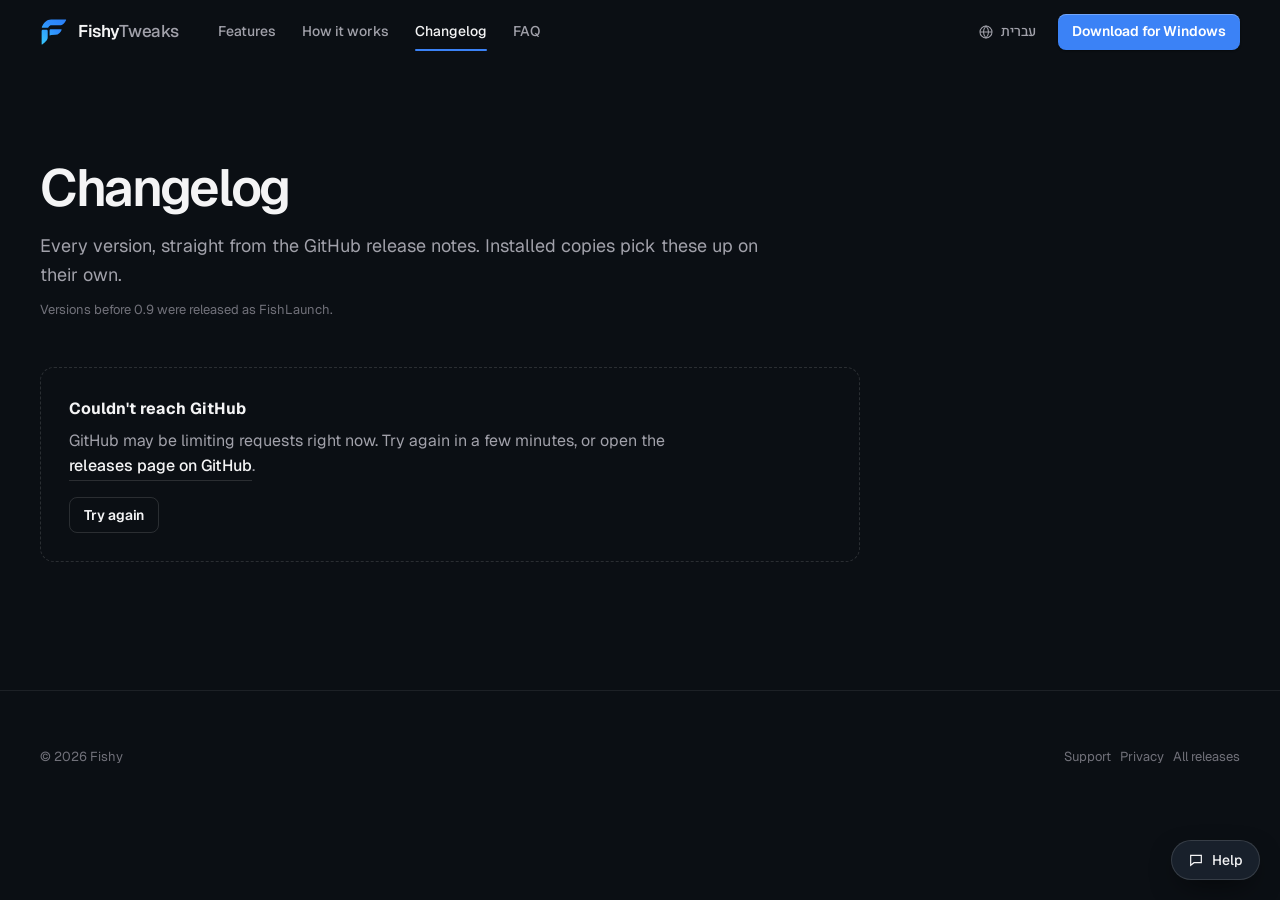
<file: changelog.html>
<!doctype html>
<html lang="en" dir="ltr">
  <head>
    <meta charset="UTF-8" />
    <meta name="viewport" content="width=device-width, initial-scale=1" />
    <title>Changelog — FishyTweaks</title>
    <meta name="description" content="Every FishyTweaks release, straight from the GitHub release notes." />
    <meta property="og:image" content="https://fishlaunch.pages.dev/og.png" />
    <meta name="theme-color" content="#08090c" />
    <link rel="icon" href="favicon.svg?v=2" type="image/svg+xml" />
    <link rel="icon" href="favicon-32.png?v=2" sizes="32x32" type="image/png" />
    <link rel="apple-touch-icon" href="apple-touch-icon.png?v=2" />
    <link rel="preconnect" href="https://fonts.googleapis.com" />
    <link rel="preconnect" href="https://fonts.gstatic.com" crossorigin />
    <link rel="stylesheet" href="https://fonts.googleapis.com/css2?family=Geist:wght@400;500;600&family=Geist+Mono:wght@400;500&family=Heebo:wght@400;500;600&display=swap" />
    <link rel="stylesheet" href="style.css" />
    <script>
      (function () {
        var l;
        try { l = localStorage.getItem("ft-lang") || localStorage.getItem("fl-lang"); } catch (e) {}
        if (!l) l = (navigator.language || "").slice(0, 2) === "he" ? "he" : "en";
        document.documentElement.lang = l;
        document.documentElement.dir = l === "he" ? "rtl" : "ltr";
      })();
    </script>
  </head>
  <body data-page="changelog">
    <svg width="0" height="0" style="position:absolute" aria-hidden="true"><defs><linearGradient id="ft-grad" x1="720" y1="68" x2="90" y2="720" gradientUnits="userSpaceOnUse"><stop offset="0" stop-color="#2A7FF8"/><stop offset=".45" stop-color="#2F8EFD"/><stop offset="1" stop-color="#36C6FB"/></linearGradient></defs></svg>
    <a class="skip" href="#main" data-i18n="skip">Skip to content</a>
    <header class="nav" id="nav">
      <div class="wrap">
        <a class="brand" href="./" aria-label="FishyTweaks home">
          <span class="mark"><svg viewBox="70 58 668 682" aria-hidden="true"><path d="M 90 287 L 244 287 C 256 287 264 269 276 250 C 292 227 310 219 336 219 L 588 219 C 630 218 684 174 720 94 C 727 80 722 68 708 68 L 330 68 C 214 67 134 158 87 264 C 82 278 84 287 90 287 Z"/><path d="M 288 362 C 288 340 302 328 324 328 L 594 328 C 603 328 607 336 603 346 C 580 410 520 472 440 474 L 335 476 C 316 476 302 481 294 489 C 290 493 288 490 288 484 Z"/><path d="M 80 376 C 80 352 95 339 118 339 L 204 339 C 226 339 239 352 239 374 L 239 545 C 239 612 158 688 95 726 C 87 731 80 727 80 719 Z"/></svg></span>
          <span class="brand-name">Fishy<span>Tweaks</span></span>
        </a>
        <nav class="nav-links" aria-label="Main">
          <a href="./#features" data-i18n="nav.features">Features</a>
          <a href="./#how" data-i18n="nav.how">How it works</a>
          <a href="changelog.html" aria-current="page" data-i18n="nav.changelog">Changelog</a>
          <a href="./#faq" data-i18n="nav.faq">FAQ</a>
        </nav>
        <div class="nav-end">
          <button class="lang" id="lang" type="button" aria-label="עברית"><svg width="16" height="16" viewBox="0 0 24 24" fill="none" stroke="currentColor" stroke-width="1.6" aria-hidden="true"><circle cx="12" cy="12" r="9"/><path d="M3 12h18M12 3c2.5 2.7 3.8 5.7 3.8 9s-1.3 6.3-3.8 9c-2.5-2.7-3.8-5.7-3.8-9S9.5 5.7 12 3Z"/></svg><span class="lang-long">עברית</span></button>
          <a class="btn btn-primary btn-sm nav-dl" href="https://github.com/roesuper/fishlaunch/releases/latest" data-dl data-i18n="nav.download">Download for Windows</a>
          <button class="menu-btn" id="menu-btn" type="button" aria-expanded="false" aria-controls="sheet" aria-label="Menu" data-i18n-attr="aria-label:nav.menu"><span><i></i><i></i></span></button>
        </div>
      </div>
    </header>
    <div class="sheet" id="sheet">
      <a href="./#features" data-i18n="nav.features">Features</a>
      <a href="./#how" data-i18n="nav.how">How it works</a>
      <a href="changelog.html" data-i18n="nav.changelog">Changelog</a>
      <a href="./#faq" data-i18n="nav.faq">FAQ</a>
      <a class="btn btn-primary" href="https://github.com/roesuper/fishlaunch/releases/latest" data-dl data-i18n="nav.download">Download for Windows</a>
    </div>

    <main id="main" class="page">
      <div class="wrap">
        <div class="page-head">
          <h1 data-i18n="cl.h">Changelog</h1>
          <p class="lead" data-i18n="cl.p">Every version, straight from the GitHub release notes. Installed copies pick these up on their own.</p>
          <p class="fine" style="margin-top: 10px" data-i18n="cl.old">Versions before 0.9 were released as FishLaunch.</p>
        </div>
        <div id="list" aria-live="polite">
          <div class="state" role="status">
            <span class="sr-only" data-i18n="cl.loading">Loading releases from GitHub…</span>
            <div class="skeleton" style="width: 40%"></div>
            <div class="skeleton" style="width: 85%; margin-top: 14px"></div>
            <div class="skeleton" style="width: 70%; margin-top: 10px"></div>
          </div>
        </div>
      </div>
    </main>

    <footer class="footer">
      <div class="wrap">
        <div class="footer-bottom" style="margin-top: 0; border-top: 0; padding-top: 0">
          <span>© <span id="year">2026</span> Fishy</span>
          <span><a href="support.html" data-i18n="foot.support">Support</a> &nbsp; <a href="privacy.html" data-i18n="foot.privacy">Privacy</a> &nbsp; <a href="https://github.com/roesuper/fishlaunch/releases" target="_blank" rel="noopener" data-i18n="foot.releases">All releases</a></span>
        </div>
      </div>
    </footer>

    <script src="main.js"></script>
    <script>
      (() => {
        const t = window.ftT;
        const esc = (s) => s.replace(/[&<>"']/g, (c) => ({ "&": "&amp;", "<": "&lt;", ">": "&gt;", '"': "&quot;", "'": "&#39;" })[c]);
        const list = document.getElementById("list");
        let releases = null;

        function notes(body) {
          const lines = (body || "").split(/\r?\n/).map((l) => l.trim()).filter(Boolean);
          const items = lines.filter((l) => /^[-*•]/.test(l)).map((l) => l.replace(/^[-*•]\s*/, ""));
          if (items.length) return "<ul>" + items.map((i) => "<li>" + esc(i) + "</li>").join("") + "</ul>";
          return "<p>" + (lines.length ? esc(lines.join(" ")) : esc(t("cl.empty"))) + "</p>";
        }
        function draw() {
          if (!releases) return;
          const lang = window.ftLang();
          const fmt = new Intl.DateTimeFormat(lang === "he" ? "he-IL" : "en-US", { year: "numeric", month: "long", day: "numeric" });
          list.innerHTML =
            '<div class="releases">' +
            releases
              .map((rel, i) => {
                const exe = rel.assets.find((a) => /setup\.exe$/i.test(a.name)) || rel.assets.find((a) => a.name.endsWith(".exe"));
                const v = esc(rel.tag_name.replace(/^v/, ""));
                return `<article class="rel${i === 0 ? " latest" : ""}"><div class="rel-h"><h2 class="ltr">${v}</h2>${i === 0 ? `<span class="tag latest">${esc(t("cl.latest"))}</span>` : ""}<time datetime="${esc(rel.published_at)}">${fmt.format(new Date(rel.published_at))}</time>${exe ? `<a class="btn btn-ghost btn-sm get" href="${esc(exe.browser_download_url)}">${esc(t("cl.dl"))} <span class="ltr">${(exe.size / 1048576).toFixed(1)} MB</span></a>` : ""}</div><div class="notes" dir="auto">${notes(rel.body)}</div></article>`;
              })
              .join("") +
            "</div>";
        }
        function fail() {
          list.innerHTML = `<div class="state" role="alert"><b>${t("cl.err")}</b><p>${t("cl.errp")}</p><p style="margin-top:16px"><button class="btn btn-ghost btn-sm" type="button" id="retry">${t("cl.retry")}</button></p></div>`;
          document.getElementById("retry").addEventListener("click", load);
        }
        function load() {
          fetch("https://api.github.com/repos/roesuper/fishlaunch/releases?per_page=30")
            .then((r) => (r.ok ? r.json() : Promise.reject(r.status)))
            .then((rels) => {
              releases = rels.filter((r) => !r.draft && !r.prerelease);
              if (!releases.length) return fail();
              draw();
            })
            .catch(fail);
        }
        document.getElementById("lang").addEventListener("click", () => (releases ? draw() : list.querySelector("#retry") && fail()));
        load();
      })();
    </script>
  </body>
</html>
</file>
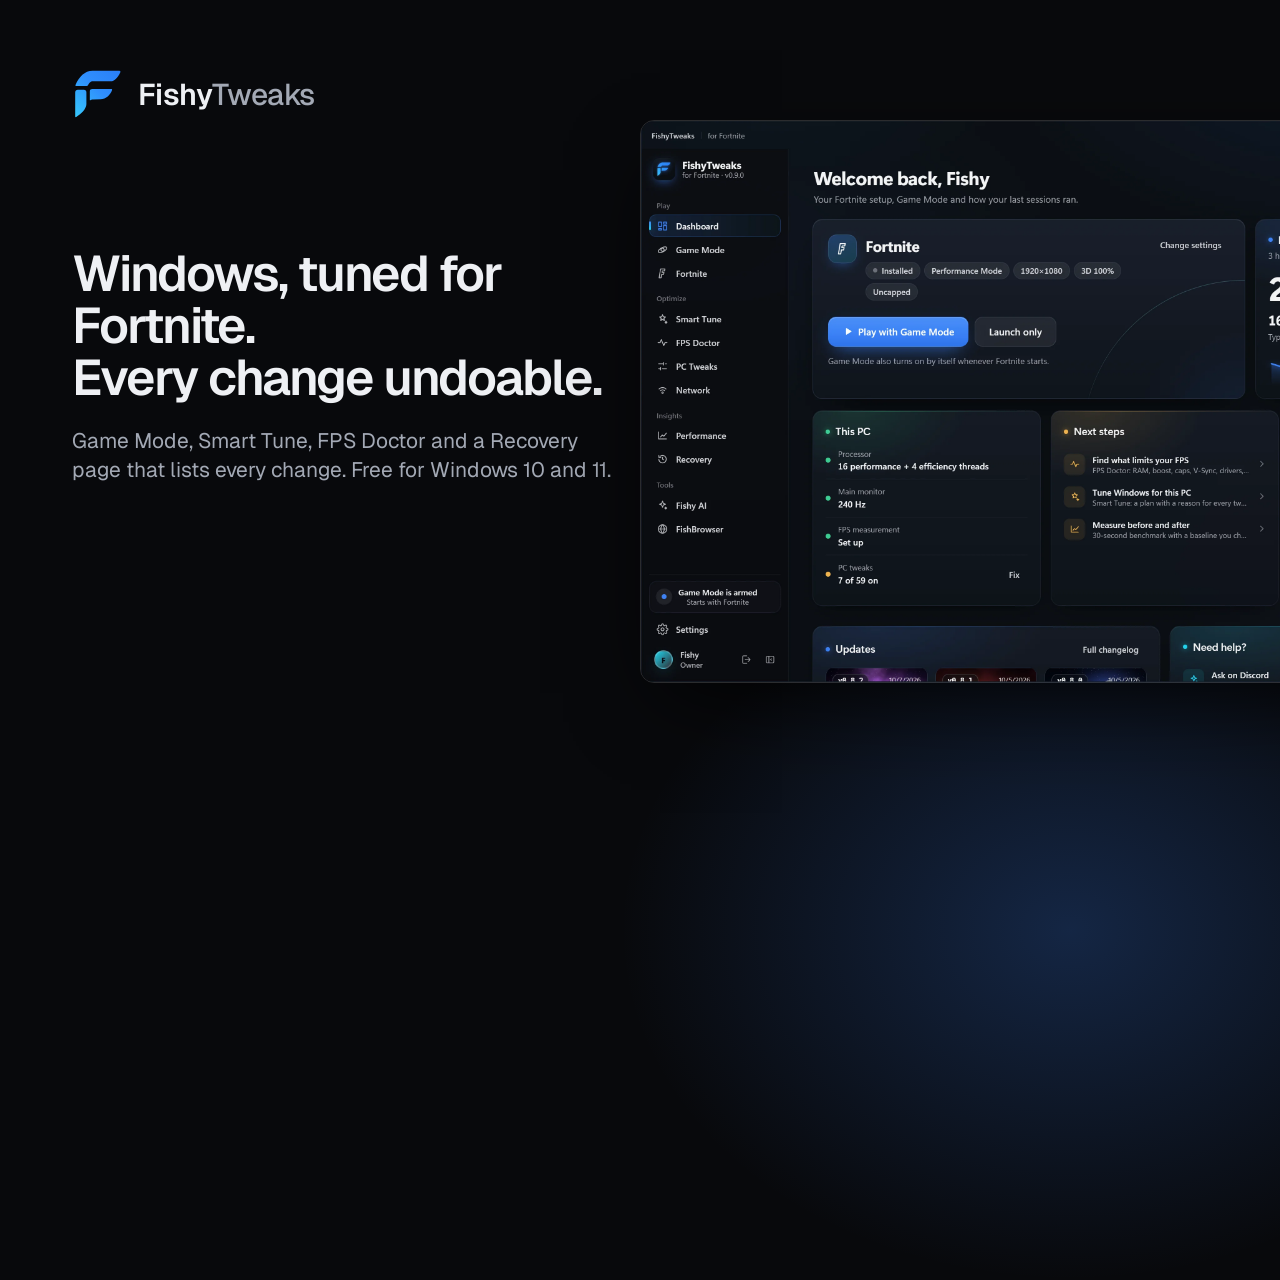
<file: og-template.html>
<!doctype html>
<!-- Source for og.png (1200x630). Re-render it with a headless browser after editing. Not linked from the site. -->
<html>
  <head>
    <meta charset="utf-8" />
    <link rel="stylesheet" href="https://fonts.googleapis.com/css2?family=Geist:wght@400;500;600&display=swap" />
    <style>
      * { box-sizing: border-box; margin: 0; }
      html, body { width: 1200px; height: 630px; overflow: hidden; background: #08090c; font-family: Geist, "Segoe UI", sans-serif; color: #eef0f4; }
      .light { position: absolute; width: 900px; height: 700px; right: -240px; bottom: -380px; background: radial-gradient(closest-side, rgba(59,130,246,.24), transparent); }
      .copy { position: absolute; left: 72px; top: 68px; width: 560px; }
      .brand { display: flex; align-items: center; gap: 14px; font-size: 30px; font-weight: 600; letter-spacing: -0.02em; }
      .brand span span { color: #a3a9b5; font-weight: 500; }
      .mark { width: 52px; height: 52px; display: grid; place-items: center; }
      .mark svg { width: 48px; height: 48px; fill: url(#ft-grad); }
      h1 { margin-top: 128px; font-size: 50px; max-width: 540px; line-height: 1.04; letter-spacing: -0.04em; font-weight: 600; }
      p { margin-top: 22px; font-size: 21px; max-width: 545px; line-height: 1.4; color: #a3a9b5; }
      .shot { position: absolute; left: 640px; top: 120px; width: 900px; border-radius: 14px; border: 1px solid rgba(255,255,255,.14); overflow: hidden; box-shadow: 0 30px 80px -20px rgba(0,0,0,.8); }
      .shot img { display: block; width: 100%; }
    </style>
  </head>
  <body>
    <svg width="0" height="0" style="position:absolute" aria-hidden="true"><defs><linearGradient id="ft-grad" x1="720" y1="68" x2="90" y2="720" gradientUnits="userSpaceOnUse"><stop offset="0" stop-color="#2A7FF8"/><stop offset=".45" stop-color="#2F8EFD"/><stop offset="1" stop-color="#36C6FB"/></linearGradient></defs></svg>
    <div class="light"></div>
    <div class="copy">
      <div class="brand"><div class="mark"><svg viewBox="70 58 668 682" aria-hidden="true"><path d="M 90 287 L 244 287 C 256 287 264 269 276 250 C 292 227 310 219 336 219 L 588 219 C 630 218 684 174 720 94 C 727 80 722 68 708 68 L 330 68 C 214 67 134 158 87 264 C 82 278 84 287 90 287 Z"/><path d="M 288 362 C 288 340 302 328 324 328 L 594 328 C 603 328 607 336 603 346 C 580 410 520 472 440 474 L 335 476 C 316 476 302 481 294 489 C 290 493 288 490 288 484 Z"/><path d="M 80 376 C 80 352 95 339 118 339 L 204 339 C 226 339 239 352 239 374 L 239 545 C 239 612 158 688 95 726 C 87 731 80 727 80 719 Z"/></svg></div><span>Fishy<span>Tweaks</span></span></div>
      <h1>Windows, tuned for Fortnite.<br />Every change undoable.</h1>
      <p>Game Mode, Smart Tune, FPS Doctor and a Recovery page that lists every change. Free for Windows&nbsp;10 and&nbsp;11.</p>
    </div>
    <div class="shot"><img src="assets/screens/dashboard@2x.webp" alt="" /></div>
  </body>
</html>
</file>
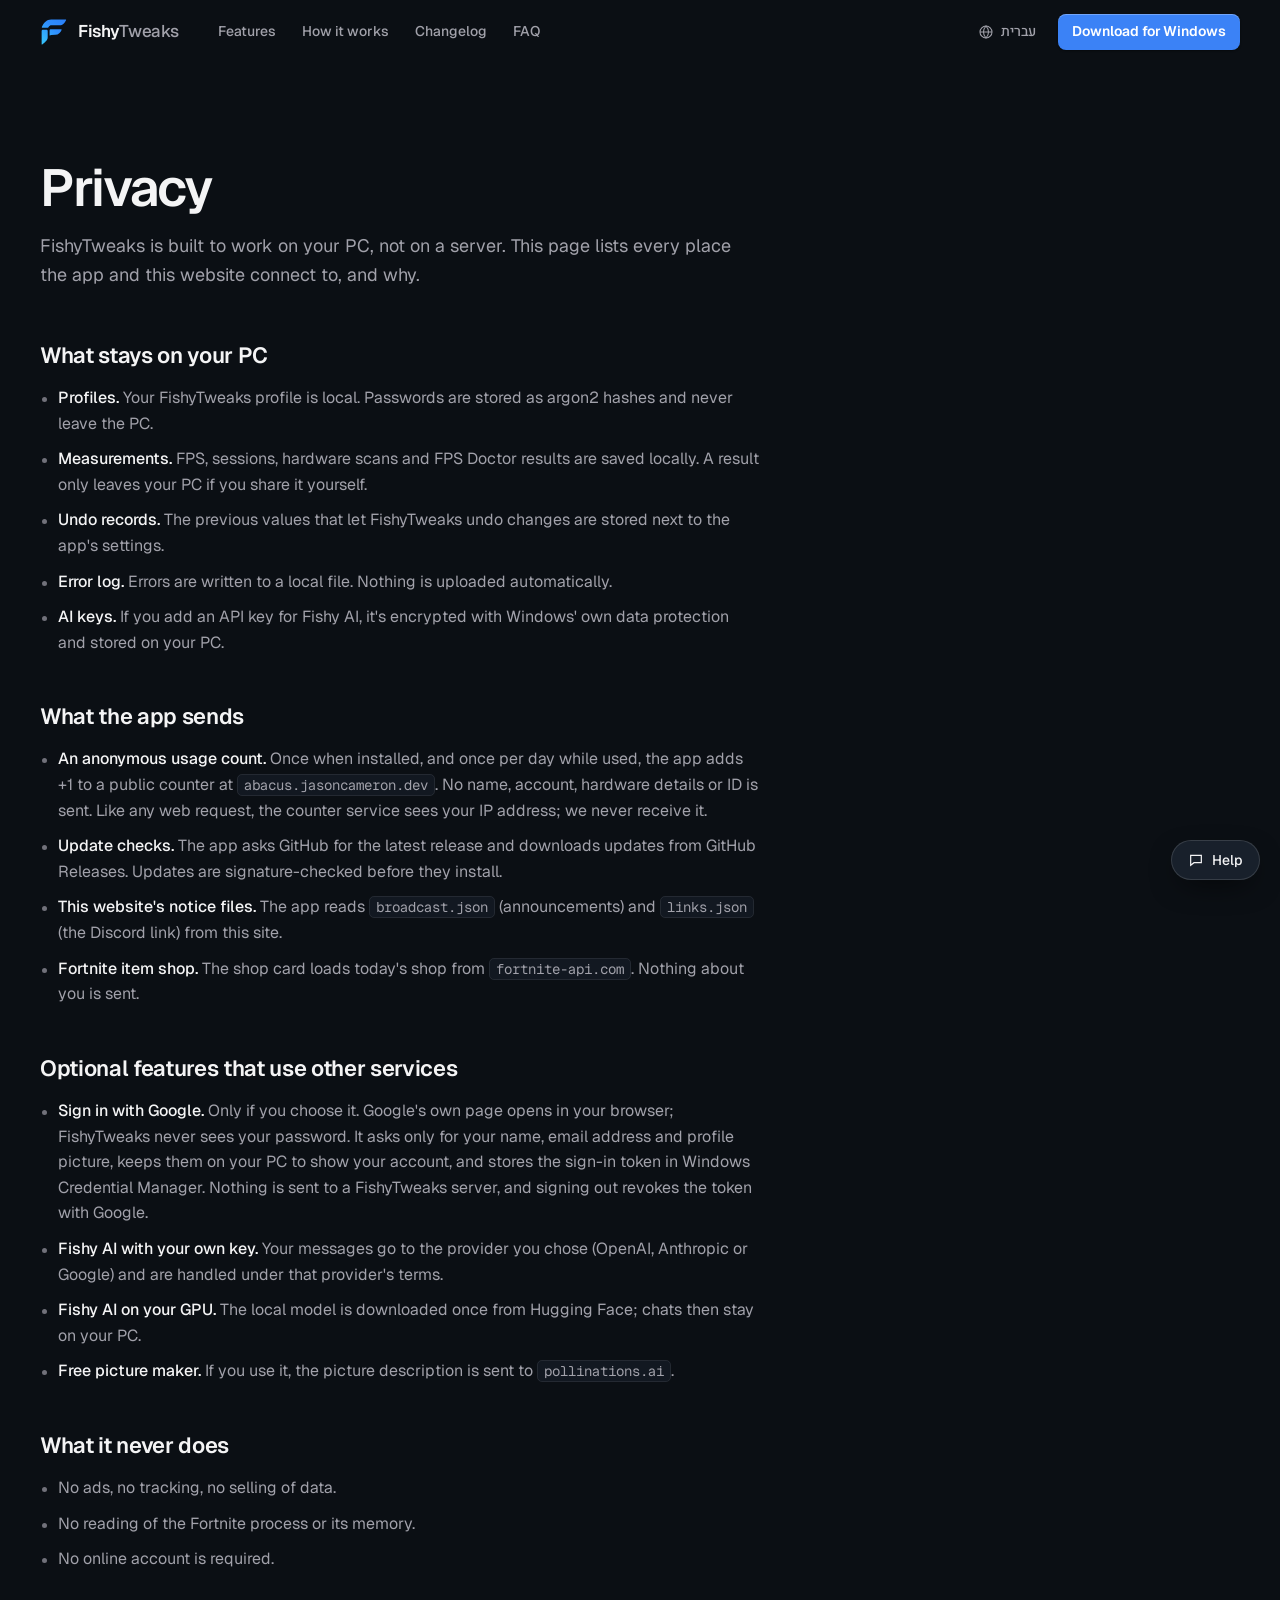
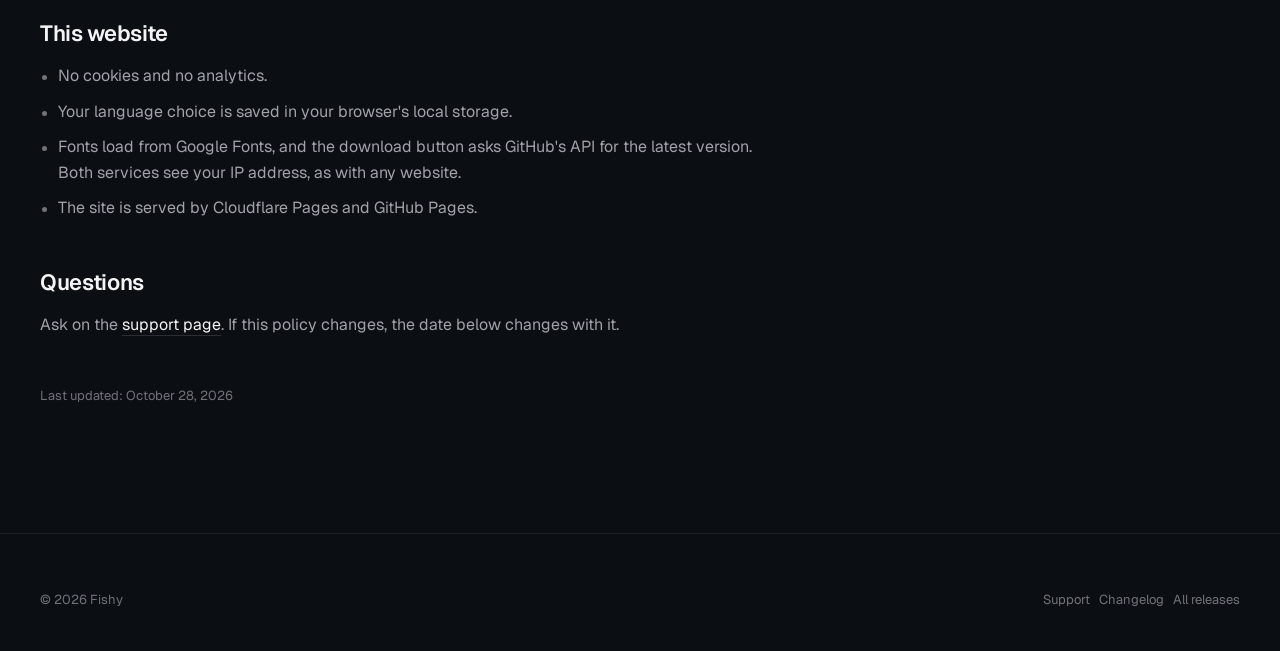
<file: privacy.html>
<!doctype html>
<html lang="en" dir="ltr">
  <head>
    <meta charset="UTF-8" />
    <meta name="viewport" content="width=device-width, initial-scale=1" />
    <title>Privacy — FishyTweaks</title>
    <meta name="description" content="What the FishyTweaks app and website send, to whom, and what stays on your PC." />
    <meta name="theme-color" content="#08090c" />
    <link rel="icon" href="favicon.svg?v=2" type="image/svg+xml" />
    <link rel="icon" href="favicon-32.png?v=2" sizes="32x32" type="image/png" />
    <link rel="apple-touch-icon" href="apple-touch-icon.png?v=2" />
    <link rel="preconnect" href="https://fonts.googleapis.com" />
    <link rel="preconnect" href="https://fonts.gstatic.com" crossorigin />
    <link rel="stylesheet" href="https://fonts.googleapis.com/css2?family=Geist:wght@400;500;600&family=Geist+Mono:wght@400;500&family=Heebo:wght@400;500;600&display=swap" />
    <link rel="stylesheet" href="style.css" />
    <script>
      (function () {
        var l;
        try { l = localStorage.getItem("ft-lang") || localStorage.getItem("fl-lang"); } catch (e) {}
        if (!l) l = (navigator.language || "").slice(0, 2) === "he" ? "he" : "en";
        document.documentElement.lang = l;
        document.documentElement.dir = l === "he" ? "rtl" : "ltr";
      })();
    </script>
  </head>
  <body data-page="privacy">
    <svg width="0" height="0" style="position:absolute" aria-hidden="true"><defs><linearGradient id="ft-grad" x1="720" y1="68" x2="90" y2="720" gradientUnits="userSpaceOnUse"><stop offset="0" stop-color="#2A7FF8"/><stop offset=".45" stop-color="#2F8EFD"/><stop offset="1" stop-color="#36C6FB"/></linearGradient></defs></svg>
    <a class="skip" href="#main" data-i18n="skip">Skip to content</a>
    <header class="nav" id="nav">
      <div class="wrap">
        <a class="brand" href="./" aria-label="FishyTweaks home">
          <span class="mark"><svg viewBox="70 58 668 682" aria-hidden="true"><path d="M 90 287 L 244 287 C 256 287 264 269 276 250 C 292 227 310 219 336 219 L 588 219 C 630 218 684 174 720 94 C 727 80 722 68 708 68 L 330 68 C 214 67 134 158 87 264 C 82 278 84 287 90 287 Z"/><path d="M 288 362 C 288 340 302 328 324 328 L 594 328 C 603 328 607 336 603 346 C 580 410 520 472 440 474 L 335 476 C 316 476 302 481 294 489 C 290 493 288 490 288 484 Z"/><path d="M 80 376 C 80 352 95 339 118 339 L 204 339 C 226 339 239 352 239 374 L 239 545 C 239 612 158 688 95 726 C 87 731 80 727 80 719 Z"/></svg></span>
          <span class="brand-name">Fishy<span>Tweaks</span></span>
        </a>
        <nav class="nav-links" aria-label="Main">
          <a href="./#features" data-i18n="nav.features">Features</a>
          <a href="./#how" data-i18n="nav.how">How it works</a>
          <a href="changelog.html" data-i18n="nav.changelog">Changelog</a>
          <a href="./#faq" data-i18n="nav.faq">FAQ</a>
        </nav>
        <div class="nav-end">
          <button class="lang" id="lang" type="button" aria-label="עברית"><svg width="16" height="16" viewBox="0 0 24 24" fill="none" stroke="currentColor" stroke-width="1.6" aria-hidden="true"><circle cx="12" cy="12" r="9"/><path d="M3 12h18M12 3c2.5 2.7 3.8 5.7 3.8 9s-1.3 6.3-3.8 9c-2.5-2.7-3.8-5.7-3.8-9S9.5 5.7 12 3Z"/></svg><span class="lang-long">עברית</span></button>
          <a class="btn btn-primary btn-sm nav-dl" href="https://github.com/roesuper/fishlaunch/releases/latest" data-dl data-i18n="nav.download">Download for Windows</a>
          <button class="menu-btn" id="menu-btn" type="button" aria-expanded="false" aria-controls="sheet" aria-label="Menu" data-i18n-attr="aria-label:nav.menu"><span><i></i><i></i></span></button>
        </div>
      </div>
    </header>
    <div class="sheet" id="sheet">
      <a href="./#features" data-i18n="nav.features">Features</a>
      <a href="./#how" data-i18n="nav.how">How it works</a>
      <a href="changelog.html" data-i18n="nav.changelog">Changelog</a>
      <a href="./#faq" data-i18n="nav.faq">FAQ</a>
      <a class="btn btn-primary" href="https://github.com/roesuper/fishlaunch/releases/latest" data-dl data-i18n="nav.download">Download for Windows</a>
    </div>

    <main id="main" class="page">
      <div class="wrap">
        <div class="page-head">
          <h1 data-i18n="pv.h">Privacy</h1>
          <p class="lead" data-i18n="pv.p">FishyTweaks is built to work on your PC, not on a server. This page lists every place the app and this website connect to, and why.</p>
        </div>
        <div class="prose" data-i18n="pv.body">
          <h2>What stays on your PC</h2>
          <ul>
            <li><b>Profiles.</b> Your FishyTweaks profile is local. Passwords are stored as argon2 hashes and never leave the PC.</li>
            <li><b>Measurements.</b> FPS, sessions, hardware scans and FPS Doctor results are saved locally. A result only leaves your PC if you share it yourself.</li>
            <li><b>Undo records.</b> The previous values that let FishyTweaks undo changes are stored next to the app's settings.</li>
            <li><b>Error log.</b> Errors are written to a local file. Nothing is uploaded automatically.</li>
            <li><b>AI keys.</b> If you add an API key for Fishy AI, it's encrypted with Windows' own data protection and stored on your PC.</li>
          </ul>

          <h2>What the app sends</h2>
          <ul>
            <li><b>An anonymous usage count.</b> Once when installed, and once per day while used, the app adds +1 to a public counter at <code>abacus.jasoncameron.dev</code>. No name, account, hardware details or ID is sent. Like any web request, the counter service sees your IP address; we never receive it.</li>
            <li><b>Update checks.</b> The app asks GitHub for the latest release and downloads updates from GitHub Releases. Updates are signature-checked before they install.</li>
            <li><b>This website's notice files.</b> The app reads <code>broadcast.json</code> (announcements) and <code>links.json</code> (the Discord link) from this site.</li>
            <li><b>Fortnite item shop.</b> The shop card loads today's shop from <code>fortnite-api.com</code>. Nothing about you is sent.</li>
          </ul>

          <h2>Optional features that use other services</h2>
          <ul>
            <li><b>Sign in with Google.</b> Only if you choose it. Google's own page opens in your browser; FishyTweaks never sees your password. It asks only for your name, email address and profile picture, keeps them on your PC to show your account, and stores the sign-in token in Windows Credential Manager. Nothing is sent to a FishyTweaks server, and signing out revokes the token with Google.</li>
            <li><b>Fishy AI with your own key.</b> Your messages go to the provider you chose (OpenAI, Anthropic or Google) and are handled under that provider's terms.</li>
            <li><b>Fishy AI on your GPU.</b> The local model is downloaded once from Hugging Face; chats then stay on your PC.</li>
            <li><b>Free picture maker.</b> If you use it, the picture description is sent to <code>pollinations.ai</code>.</li>
          </ul>

          <h2>What it never does</h2>
          <ul>
            <li>No ads, no tracking, no selling of data.</li>
            <li>No reading of the Fortnite process or its memory.</li>
            <li>No online account is required.</li>
          </ul>

          <h2>This website</h2>
          <ul>
            <li>No cookies and no analytics.</li>
            <li>Your language choice is saved in your browser's local storage.</li>
            <li>Fonts load from Google Fonts, and the download button asks GitHub's API for the latest version. Both services see your IP address, as with any website.</li>
            <li>The site is served by Cloudflare Pages and GitHub Pages.</li>
          </ul>

          <h2>Questions</h2>
          <p>Ask on the <a href="support.html">support page</a>. If this policy changes, the date below changes with it.</p>
        </div>
        <p class="fine updated" data-i18n="pv.updated">Last updated: October 28, 2026</p>
      </div>
    </main>

    <footer class="footer">
      <div class="wrap">
        <div class="footer-bottom" style="margin-top: 0; border-top: 0; padding-top: 0">
          <span>© <span id="year">2026</span> Fishy</span>
          <span><a href="support.html" data-i18n="foot.support">Support</a> &nbsp; <a href="changelog.html" data-i18n="nav.changelog">Changelog</a> &nbsp; <a href="https://github.com/roesuper/fishlaunch/releases" target="_blank" rel="noopener" data-i18n="foot.releases">All releases</a></span>
        </div>
      </div>
    </footer>
    <script src="main.js"></script>
  </body>
</html>
</file>
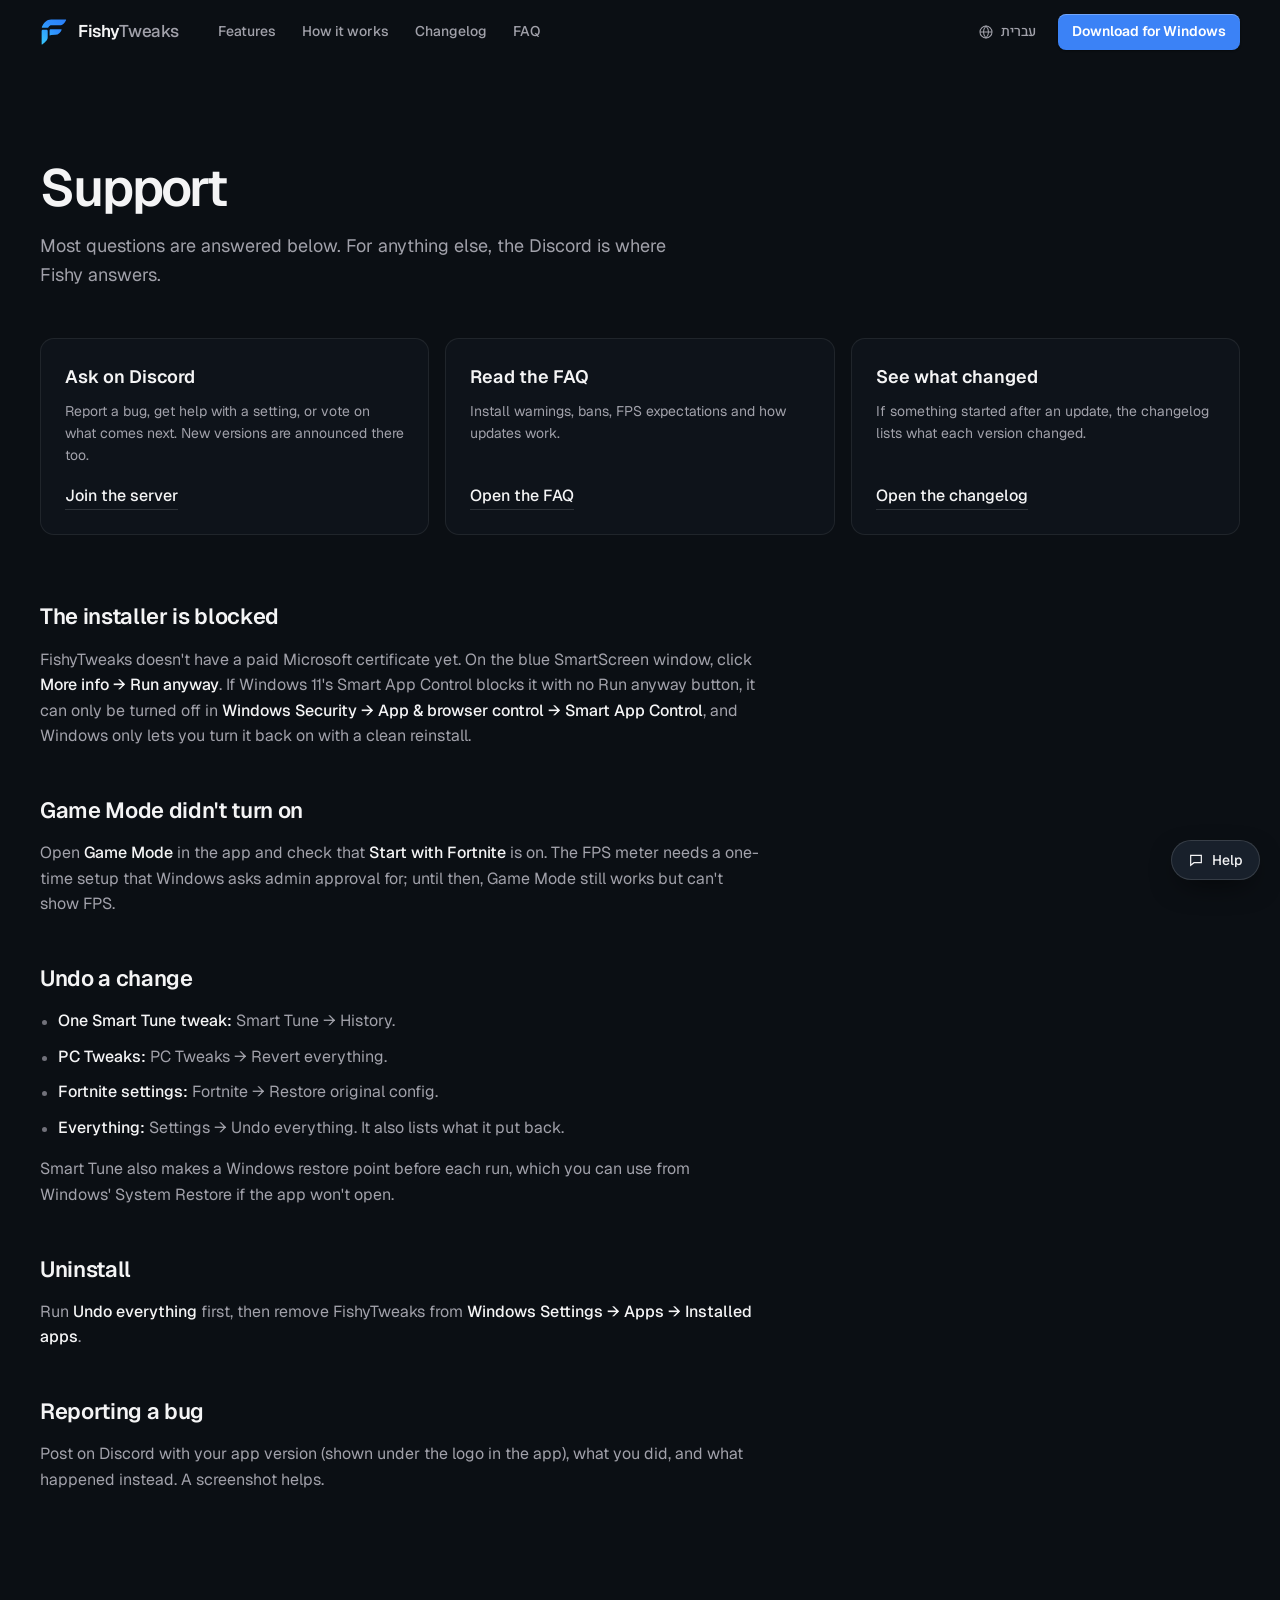
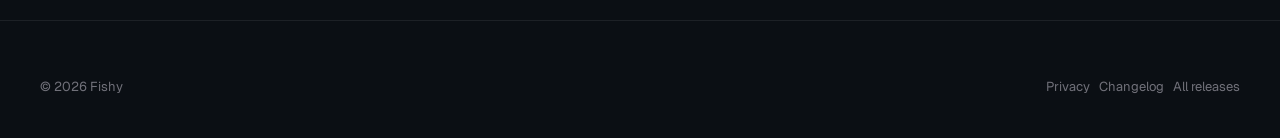
<file: support.html>
<!doctype html>
<html lang="en" dir="ltr">
  <head>
    <meta charset="UTF-8" />
    <meta name="viewport" content="width=device-width, initial-scale=1" />
    <title>Support — FishyTweaks</title>
    <meta name="description" content="Get help with FishyTweaks: install warnings, Game Mode, undoing changes and reporting bugs." />
    <meta name="theme-color" content="#08090c" />
    <link rel="icon" href="favicon.svg?v=2" type="image/svg+xml" />
    <link rel="icon" href="favicon-32.png?v=2" sizes="32x32" type="image/png" />
    <link rel="apple-touch-icon" href="apple-touch-icon.png?v=2" />
    <link rel="preconnect" href="https://fonts.googleapis.com" />
    <link rel="preconnect" href="https://fonts.gstatic.com" crossorigin />
    <link rel="stylesheet" href="https://fonts.googleapis.com/css2?family=Geist:wght@400;500;600&family=Geist+Mono:wght@400;500&family=Heebo:wght@400;500;600&display=swap" />
    <link rel="stylesheet" href="style.css" />
    <script>
      (function () {
        var l;
        try { l = localStorage.getItem("ft-lang") || localStorage.getItem("fl-lang"); } catch (e) {}
        if (!l) l = (navigator.language || "").slice(0, 2) === "he" ? "he" : "en";
        document.documentElement.lang = l;
        document.documentElement.dir = l === "he" ? "rtl" : "ltr";
      })();
    </script>
  </head>
  <body data-page="support">
    <svg width="0" height="0" style="position:absolute" aria-hidden="true"><defs><linearGradient id="ft-grad" x1="720" y1="68" x2="90" y2="720" gradientUnits="userSpaceOnUse"><stop offset="0" stop-color="#2A7FF8"/><stop offset=".45" stop-color="#2F8EFD"/><stop offset="1" stop-color="#36C6FB"/></linearGradient></defs></svg>
    <a class="skip" href="#main" data-i18n="skip">Skip to content</a>
    <header class="nav" id="nav">
      <div class="wrap">
        <a class="brand" href="./" aria-label="FishyTweaks home">
          <span class="mark"><svg viewBox="70 58 668 682" aria-hidden="true"><path d="M 90 287 L 244 287 C 256 287 264 269 276 250 C 292 227 310 219 336 219 L 588 219 C 630 218 684 174 720 94 C 727 80 722 68 708 68 L 330 68 C 214 67 134 158 87 264 C 82 278 84 287 90 287 Z"/><path d="M 288 362 C 288 340 302 328 324 328 L 594 328 C 603 328 607 336 603 346 C 580 410 520 472 440 474 L 335 476 C 316 476 302 481 294 489 C 290 493 288 490 288 484 Z"/><path d="M 80 376 C 80 352 95 339 118 339 L 204 339 C 226 339 239 352 239 374 L 239 545 C 239 612 158 688 95 726 C 87 731 80 727 80 719 Z"/></svg></span>
          <span class="brand-name">Fishy<span>Tweaks</span></span>
        </a>
        <nav class="nav-links" aria-label="Main">
          <a href="./#features" data-i18n="nav.features">Features</a>
          <a href="./#how" data-i18n="nav.how">How it works</a>
          <a href="changelog.html" data-i18n="nav.changelog">Changelog</a>
          <a href="./#faq" data-i18n="nav.faq">FAQ</a>
        </nav>
        <div class="nav-end">
          <button class="lang" id="lang" type="button" aria-label="עברית"><svg width="16" height="16" viewBox="0 0 24 24" fill="none" stroke="currentColor" stroke-width="1.6" aria-hidden="true"><circle cx="12" cy="12" r="9"/><path d="M3 12h18M12 3c2.5 2.7 3.8 5.7 3.8 9s-1.3 6.3-3.8 9c-2.5-2.7-3.8-5.7-3.8-9S9.5 5.7 12 3Z"/></svg><span class="lang-long">עברית</span></button>
          <a class="btn btn-primary btn-sm nav-dl" href="https://github.com/roesuper/fishlaunch/releases/latest" data-dl data-i18n="nav.download">Download for Windows</a>
          <button class="menu-btn" id="menu-btn" type="button" aria-expanded="false" aria-controls="sheet" aria-label="Menu" data-i18n-attr="aria-label:nav.menu"><span><i></i><i></i></span></button>
        </div>
      </div>
    </header>
    <div class="sheet" id="sheet">
      <a href="./#features" data-i18n="nav.features">Features</a>
      <a href="./#how" data-i18n="nav.how">How it works</a>
      <a href="changelog.html" data-i18n="nav.changelog">Changelog</a>
      <a href="./#faq" data-i18n="nav.faq">FAQ</a>
      <a class="btn btn-primary" href="https://github.com/roesuper/fishlaunch/releases/latest" data-dl data-i18n="nav.download">Download for Windows</a>
    </div>

    <main id="main" class="page">
      <div class="wrap">
        <div class="page-head">
          <h1 data-i18n="sp.h">Support</h1>
          <p class="lead" data-i18n="sp.p">Most questions are answered below. For anything else, the Discord is where Fishy answers.</p>
        </div>
        <div class="support-grid">
          <div class="support-card">
            <h2 data-i18n="sp.c1">Ask on Discord</h2>
            <p data-i18n="sp.c1p">Report a bug, get help with a setting, or vote on what comes next. New versions are announced there too.</p>
            <a class="link" href="https://discord.gg/gJp49hprJb" target="_blank" rel="noopener" data-discord data-i18n="sp.c1l">Join the server</a>
          </div>
          <div class="support-card">
            <h2 data-i18n="sp.c2">Read the FAQ</h2>
            <p data-i18n="sp.c2p">Install warnings, bans, FPS expectations and how updates work.</p>
            <a class="link" href="./#faq" data-i18n="sp.c2l">Open the FAQ</a>
          </div>
          <div class="support-card">
            <h2 data-i18n="sp.c3">See what changed</h2>
            <p data-i18n="sp.c3p">If something started after an update, the changelog lists what each version changed.</p>
            <a class="link" href="changelog.html" data-i18n="sp.c3l">Open the changelog</a>
          </div>
        </div>
        <div class="prose" data-i18n="sp.body">
          <h2>The installer is blocked</h2>
          <p>FishyTweaks doesn't have a paid Microsoft certificate yet. On the blue SmartScreen window, click <b>More info → Run anyway</b>. If Windows 11's Smart App Control blocks it with no Run anyway button, it can only be turned off in <b>Windows Security → App &amp; browser control → Smart App Control</b>, and Windows only lets you turn it back on with a clean reinstall.</p>

          <h2>Game Mode didn't turn on</h2>
          <p>Open <b>Game Mode</b> in the app and check that <b>Start with Fortnite</b> is on. The FPS meter needs a one-time setup that Windows asks admin approval for; until then, Game Mode still works but can't show FPS.</p>

          <h2>Undo a change</h2>
          <ul>
            <li><b>One Smart Tune tweak:</b> Smart Tune → History.</li>
            <li><b>PC Tweaks:</b> PC Tweaks → Revert everything.</li>
            <li><b>Fortnite settings:</b> Fortnite → Restore original config.</li>
            <li><b>Everything:</b> Settings → Undo everything. It also lists what it put back.</li>
          </ul>
          <p>Smart Tune also makes a Windows restore point before each run, which you can use from Windows' System Restore if the app won't open.</p>

          <h2>Uninstall</h2>
          <p>Run <b>Undo everything</b> first, then remove FishyTweaks from <b>Windows Settings → Apps → Installed apps</b>.</p>

          <h2>Reporting a bug</h2>
          <p>Post on Discord with your app version (shown under the logo in the app), what you did, and what happened instead. A screenshot helps.</p>
        </div>
      </div>
    </main>

    <footer class="footer">
      <div class="wrap">
        <div class="footer-bottom" style="margin-top: 0; border-top: 0; padding-top: 0">
          <span>© <span id="year">2026</span> Fishy</span>
          <span><a href="privacy.html" data-i18n="foot.privacy">Privacy</a> &nbsp; <a href="changelog.html" data-i18n="nav.changelog">Changelog</a> &nbsp; <a href="https://github.com/roesuper/fishlaunch/releases" target="_blank" rel="noopener" data-i18n="foot.releases">All releases</a></span>
        </div>
      </div>
    </footer>
    <script src="main.js"></script>
  </body>
</html>
</file>
<file: style.css>
/* FishyTweaks website. One stylesheet for every page.
   Tokens first, then base, layout, components, sections, motion. */

:root {
  --bg: #0b0f14;
  --bg-2: #0e131a;
  --surface: #121821;
  --surface-2: #18202b;
  --line: rgba(255, 255, 255, 0.075);
  --line-2: rgba(255, 255, 255, 0.13);
  --text: #f4f4f5;
  --muted: #a1a1aa;
  --dim: #71717a;
  --accent: #3b82f6;
  --accent-hi: #60a5fa;
  --accent-ink: #ffffff;
  --accent-soft: rgba(59, 130, 246, 0.13);
  --live: #22d3ee;
  --ok: #4ad295;

  --font: "Geist", "Heebo", ui-sans-serif, system-ui, "Segoe UI", sans-serif;
  --mono: "Geist Mono", ui-monospace, "Cascadia Mono", Consolas, monospace;

  /* type scale */
  --t-12: 0.75rem;
  --t-13: 0.8125rem;
  --t-14: 0.875rem;
  --t-16: 1rem;
  --t-18: 1.125rem;
  --t-22: 1.375rem;
  --t-28: clamp(1.5rem, 1.2rem + 1vw, 1.75rem);
  --t-40: clamp(1.875rem, 1.3rem + 2vw, 2.5rem);
  --t-hero: clamp(2.4rem, 1.2rem + 3.6vw, 4rem);

  --r-sm: 6px;
  --r: 10px;
  --r-lg: 14px;
  --wrap: 1200px;
  --gutter: clamp(16px, 4vw, 40px);
  --nav-h: 64px;
  --ease: cubic-bezier(0.2, 0.7, 0.2, 1);
  --ease-out: cubic-bezier(0.16, 1, 0.3, 1);
  color-scheme: dark;
}

/* ---------- base ---------- */
*,
*::before,
*::after {
  box-sizing: border-box;
}
html {
  -webkit-text-size-adjust: 100%;
  scroll-behavior: smooth;
  scroll-padding-top: calc(var(--nav-h) + 16px);
}
body {
  margin: 0;
  overflow-x: clip;
  background: var(--bg);
  color: var(--text);
  font-family: var(--font);
  font-size: var(--t-16);
  line-height: 1.6;
  font-feature-settings: "ss01", "cv11";
  -webkit-font-smoothing: antialiased;
  text-rendering: optimizeLegibility;
  overflow-x: hidden;
}
html[lang="he"] body {
  line-height: 1.7;
}
img {
  display: block;
  max-width: 100%;
  height: auto;
}
a {
  color: inherit;
  text-decoration: none;
}
h1,
h2,
h3,
p,
ul,
ol,
figure,
dl,
dd {
  margin: 0;
}
ul,
ol {
  padding: 0;
  list-style: none;
}
button {
  font: inherit;
  color: inherit;
  background: none;
  border: 0;
  padding: 0;
  cursor: pointer;
}
:focus-visible {
  outline: 2px solid var(--accent-hi);
  outline-offset: 3px;
  border-radius: 4px;
}
::selection {
  background: rgba(59, 130, 246, 0.35);
}
.sr-only {
  position: absolute;
  width: 1px;
  height: 1px;
  overflow: hidden;
  clip: rect(0 0 0 0);
  white-space: nowrap;
}
.skip {
  position: absolute;
  inset-inline-start: 12px;
  top: -60px;
  z-index: 100;
  background: var(--text);
  color: var(--bg);
  padding: 8px 14px;
  border-radius: var(--r-sm);
  font-weight: 600;
  transition: top 0.2s;
}
.skip:focus {
  top: 12px;
}
.wrap {
  width: 100%;
  max-width: calc(var(--wrap) + var(--gutter) * 2);
  margin-inline: auto;
  padding-inline: var(--gutter);
}
.ltr {
  direction: ltr;
  unicode-bidi: isolate;
}
.num {
  font-variant-numeric: tabular-nums;
}

/* ---------- type ---------- */
.h2 {
  font-size: var(--t-40);
  line-height: 1.12;
  letter-spacing: -0.028em;
  font-weight: 600;
  text-wrap: balance;
}
.h3 {
  font-size: var(--t-28);
  line-height: 1.2;
  letter-spacing: -0.02em;
  font-weight: 600;
  text-wrap: balance;
}
html[lang="he"] .h2,
html[lang="he"] .h3,
html[lang="he"] .hero h1 {
  letter-spacing: -0.01em;
}
.lead {
  color: var(--muted);
  font-size: var(--t-18);
  line-height: 1.6;
  max-width: 60ch;
  text-wrap: pretty;
}
.kicker {
  color: var(--accent-hi);
  font-size: var(--t-14);
  font-weight: 500;
  margin-bottom: 14px;
}
.fine {
  color: var(--dim);
  font-size: var(--t-13);
  line-height: 1.5;
}

/* ---------- buttons ---------- */
.btn {
  display: inline-flex;
  align-items: center;
  justify-content: center;
  gap: 10px;
  height: 46px;
  padding: 0 20px;
  border-radius: var(--r);
  font-weight: 600;
  font-size: var(--t-16);
  letter-spacing: -0.005em;
  white-space: nowrap;
  transition: background-color 0.2s var(--ease), border-color 0.2s var(--ease), color 0.2s var(--ease), transform 0.12s var(--ease);
}
.btn:active {
  transform: translateY(1px) scale(0.99);
}
.btn svg {
  flex: none;
}
.btn-primary {
  background: var(--accent);
  color: var(--accent-ink);
  box-shadow: inset 0 1px 0 rgba(255, 255, 255, 0.28), 0 1px 2px rgba(0, 0, 0, 0.4);
}
.btn-primary:hover {
  background: var(--accent-hi);
}
.btn-ghost {
  border: 1px solid var(--line-2);
  color: var(--text);
}
.btn-ghost:hover {
  border-color: rgba(255, 255, 255, 0.24);
  background: rgba(255, 255, 255, 0.03);
}
.btn-sm {
  height: 36px;
  padding: 0 14px;
  font-size: var(--t-14);
  border-radius: 8px;
  gap: 8px;
}
.link {
  display: inline-flex;
  align-items: center;
  gap: 6px;
  color: var(--text);
  font-weight: 500;
  border-bottom: 1px solid var(--line-2);
  padding-bottom: 1px;
  transition: border-color 0.2s, color 0.2s;
}
.link:hover {
  border-color: var(--accent-hi);
}
.arrow {
  transition: transform 0.2s var(--ease);
}
[dir="rtl"] .arrow {
  transform: scaleX(-1);
}
.link:hover .arrow,
.btn:hover .arrow {
  transform: translateX(3px);
}
[dir="rtl"] .link:hover .arrow,
[dir="rtl"] .btn:hover .arrow {
  transform: scaleX(-1) translateX(3px);
}

/* ---------- nav ---------- */
.nav {
  position: sticky;
  top: 0;
  z-index: 50;
  height: var(--nav-h);
  border-bottom: 1px solid transparent;
  transition: background-color 0.25s, border-color 0.25s;
}
.nav.scrolled {
  background: rgba(8, 9, 12, 0.82);
  backdrop-filter: blur(14px) saturate(140%);
  -webkit-backdrop-filter: blur(14px) saturate(140%);
  border-bottom-color: var(--line);
}
.nav .wrap {
  height: 100%;
  display: flex;
  align-items: center;
  gap: 28px;
}
.brand {
  display: inline-flex;
  align-items: center;
  gap: 10px;
  font-weight: 600;
  font-size: 17px;
  letter-spacing: -0.02em;
  flex: none;
}
.brand .mark {
  width: 28px;
  height: 28px;
  display: grid;
  place-items: center;
}
.brand .mark svg {
  width: 26px;
  height: 26px;
  fill: url(#ft-grad);
}
[dir="rtl"] .brand .mark svg {
  transform: none;
}
.brand-name {
  direction: ltr;
}
.brand-name span {
  color: var(--muted);
  font-weight: 500;
}
.nav-links {
  display: flex;
  gap: 2px;
}
.nav-links a {
  position: relative;
  padding: 7px 12px;
  border-radius: 8px;
  font-size: var(--t-14);
  color: var(--muted);
  font-weight: 500;
  transition: color 0.15s, background-color 0.15s;
}
.nav-links a:hover {
  color: var(--text);
  background: rgba(255, 255, 255, 0.04);
}
.nav-links a[aria-current] {
  color: var(--text);
}
.nav-links a[aria-current]::after {
  content: "";
  position: absolute;
  inset-inline: 12px;
  bottom: -1px;
  height: 1.5px;
  border-radius: 2px;
  background: var(--accent);
}
.nav-end {
  margin-inline-start: auto;
  display: flex;
  align-items: center;
  gap: 10px;
}
.lang {
  height: 36px;
  padding: 0 12px;
  border-radius: 8px;
  font-size: var(--t-14);
  color: var(--muted);
  font-weight: 500;
  display: inline-flex;
  align-items: center;
  gap: 7px;
  transition: color 0.15s, background-color 0.15s;
}
.lang:hover {
  color: var(--text);
  background: rgba(255, 255, 255, 0.04);
}
.menu-btn {
  display: none;
  width: 40px;
  height: 40px;
  border-radius: 8px;
  place-items: center;
}
.menu-btn:hover {
  background: rgba(255, 255, 255, 0.05);
}
.menu-btn i {
  display: block;
  width: 18px;
  height: 1.5px;
  background: var(--text);
  border-radius: 2px;
  transition: transform 0.25s var(--ease), opacity 0.2s;
}
.menu-btn i + i {
  margin-top: 5px;
}
.menu-btn[aria-expanded="true"] i:first-child {
  transform: translateY(3.25px) rotate(45deg);
}
.menu-btn[aria-expanded="true"] i:last-child {
  transform: translateY(-3.25px) rotate(-45deg);
}
.sheet {
  position: fixed;
  inset: var(--nav-h) 0 auto 0;
  z-index: 49;
  background: rgba(10, 11, 15, 0.97);
  backdrop-filter: blur(14px);
  -webkit-backdrop-filter: blur(14px);
  border-bottom: 1px solid var(--line);
  padding: 10px var(--gutter) 22px;
  display: grid;
  gap: 2px;
  opacity: 0;
  transform: translateY(-8px);
  pointer-events: none;
  visibility: hidden;
  transition: opacity 0.22s var(--ease), transform 0.28s var(--ease-out), visibility 0s linear 0.28s;
}
.sheet.open {
  opacity: 1;
  transform: none;
  pointer-events: auto;
  visibility: visible;
  transition: opacity 0.22s var(--ease), transform 0.28s var(--ease-out), visibility 0s;
}
.sheet a:not(.btn) {
  padding: 13px 4px;
  font-size: var(--t-18);
  font-weight: 500;
  border-bottom: 1px solid var(--line);
}
.sheet .btn {
  margin-top: 16px;
}

/* ---------- hero ---------- */
.hero {
  padding-top: clamp(40px, 7vh, 84px);
}
.hero-head {
  display: grid;
  grid-template-columns: minmax(0, 1.9fr) minmax(0, 1fr);
  gap: 24px 56px;
  align-items: end;
}
.hero h1 {
  font-size: var(--t-hero);
  line-height: 1.02;
  letter-spacing: -0.042em;
  font-weight: 600;
}
.hero h1 .line {
  display: block;
}
@media (min-width: 1081px) {
  .hero h1 .line {
    white-space: nowrap;
  }
}
.hero-side .lead {
  font-size: var(--t-18);
  margin-bottom: 26px;
}
.hero-actions {
  display: flex;
  flex-wrap: wrap;
  align-items: center;
  gap: 14px 22px;
}
.facts {
  display: flex;
  flex-wrap: wrap;
  gap: 6px 18px;
  margin-top: 20px;
  color: var(--dim);
  font-size: var(--t-13);
}
.facts li {
  display: inline-flex;
  align-items: center;
  gap: 7px;
}
.facts svg {
  color: var(--muted);
}
.hero-shot {
  margin-top: clamp(36px, 6vh, 64px);
  position: relative;
}
.hero-shot::before {
  /* one quiet light source behind the window, not a glow effect */
  content: "";
  position: absolute;
  inset: -8% 8% 30%;
  background: radial-gradient(60% 60% at 50% 40%, rgba(59, 130, 246, 0.16), transparent 70%);
  z-index: -1;
  pointer-events: none;
}
.window {
  border-radius: var(--r-lg);
  border: 1px solid var(--line-2);
  background: var(--bg-2);
  overflow: hidden;
  box-shadow: 0 0 0 1px rgba(0, 0, 0, 0.6), 0 30px 80px -20px rgba(0, 0, 0, 0.8), 0 12px 24px -12px rgba(0, 0, 0, 0.6);
  position: relative;
}
.window img {
  width: 100%;
  aspect-ratio: 16 / 10;
  object-fit: cover;
}
/* hero showcase: tab bar above one window holding six stacked screens */
.showcase-bar {
  display: flex;
  justify-content: flex-start;
  gap: 2px;
  padding: 4px;
  margin: 0 auto 18px;
  width: fit-content;
  max-width: 100%;
  overflow-x: auto;
  scrollbar-width: none;
  border: 1px solid var(--line);
  border-radius: 12px;
  background: color-mix(in srgb, var(--bg-2) 85%, transparent);
  backdrop-filter: blur(8px);
}
@media (max-width: 720px) {
  .showcase-bar {
    width: auto;
  }
}
.showcase-bar::-webkit-scrollbar {
  display: none;
}
.sc-tab {
  flex: none;
  padding: 7px 14px;
  border-radius: 8px;
  font-size: var(--t-13);
  font-weight: 500;
  color: var(--muted);
  white-space: nowrap;
  transition: color 0.15s, background-color 0.2s, box-shadow 0.2s;
}
.sc-tab:hover {
  color: var(--text);
}
.sc-tab[aria-selected="true"] {
  background: var(--surface-2);
  color: var(--text);
  box-shadow: inset 0 0 0 1px var(--line-2);
}
.sc-tab:active {
  transform: scale(0.97);
}
[data-showcase] .zoom {
  display: grid;
}
.sc-img {
  grid-area: 1 / 1;
  opacity: 0;
  transform: scale(1.006);
  transition: opacity 0.35s var(--ease), transform 0.6s var(--ease-out);
}
.sc-img.on {
  opacity: 1;
  transform: none;
}
.shot-note {
  margin-top: 12px;
  color: var(--dim);
  font-size: var(--t-13);
}

/* ---------- sections ---------- */
.section {
  padding-block: clamp(80px, 12vw, 144px);
}
.section + .section {
  border-top: 1px solid var(--line);
}
.section-head {
  max-width: 720px;
  margin-bottom: clamp(40px, 6vw, 72px);
}
.section-head .lead {
  margin-top: 16px;
}

/* ---------- features ---------- */
.feat + .feat {
  margin-top: clamp(80px, 10vw, 128px);
}
.feat-wide .feat-top {
  display: grid;
  grid-template-columns: minmax(0, 1fr) minmax(0, 1.35fr);
  gap: 28px 64px;
  margin-bottom: 36px;
  align-items: start;
}
.feat-wide .points {
  grid-template-columns: 1fr 1fr;
}
.feat-split {
  display: grid;
  grid-template-columns: minmax(0, 4fr) minmax(0, 8fr);
  gap: 32px 56px;
  align-items: center;
}
.feat-split.rev {
  grid-template-columns: minmax(0, 8fr) minmax(0, 4fr);
}
.feat-split.rev .feat-copy {
  order: 2;
}
.feat-copy .lead {
  margin-top: 14px;
  font-size: var(--t-16);
}
.points {
  display: grid;
  gap: 4px;
  margin: 24px -14px 0;
}
.feat-wide .points {
  margin-top: -12px;
}
.point {
  display: block;
  width: 100%;
  text-align: start;
  padding: 12px 14px;
  border-radius: var(--r);
  border: 1px solid transparent;
  transition: background-color 0.2s, border-color 0.2s;
}
.point b {
  display: block;
  font-weight: 600;
  font-size: var(--t-16);
  letter-spacing: -0.01em;
}
.point span {
  display: block;
  color: var(--muted);
  font-size: var(--t-14);
  line-height: 1.55;
  margin-top: 2px;
}
.point:hover,
.point[aria-pressed="true"] {
  background: var(--surface);
  border-color: var(--line);
}
.point[aria-pressed="true"] b::before {
  content: "";
  display: inline-block;
  width: 6px;
  height: 6px;
  border-radius: 50%;
  background: var(--accent);
  margin-inline-end: 9px;
  vertical-align: 2px;
}
.shot {
  position: relative;
  border-radius: var(--r-lg);
  border: 1px solid var(--line-2);
  background: var(--bg-2);
  overflow: hidden;
  box-shadow: 0 24px 60px -24px rgba(0, 0, 0, 0.75);
}
.shot img {
  width: 100%;
  aspect-ratio: 16 / 10;
  object-fit: cover;
}
/* crop away the app's sidebar so the content reads larger */
.shot.crop {
  aspect-ratio: 1202 / 900;
}
.shot.crop img {
  position: absolute;
  top: 0;
  left: -19.76%;
  width: 119.76%;
  max-width: none;
  height: 100%;
}
.shot.crop[data-crop-h] {
  aspect-ratio: 1202 / 720;
}
.shot.crop[data-crop-h] img {
  height: 125%;
}
.zoom {
  display: block;
  cursor: zoom-in;
}
.spot {
  position: absolute;
  border-radius: 10px;
  border: 1.5px solid var(--accent-hi);
  box-shadow: 0 0 0 9999px rgba(6, 7, 10, 0.5);
  opacity: 0;
  pointer-events: none;
  transition: left 0.45s var(--ease-out), top 0.45s var(--ease-out), width 0.45s var(--ease-out), height 0.45s var(--ease-out), opacity 0.3s var(--ease);
}
.spot.on {
  opacity: 1;
}

/* tabs (Performance / Fortnite) */
.tabs-block {
  display: grid;
  grid-template-columns: minmax(0, 4fr) minmax(0, 8fr);
  gap: 32px 56px;
  align-items: start;
}
.tablist {
  display: inline-flex;
  padding: 4px;
  gap: 4px;
  border: 1px solid var(--line);
  border-radius: 12px;
  background: var(--bg-2);
  margin-bottom: 28px;
}
.tab {
  padding: 8px 14px;
  border-radius: 8px;
  font-size: var(--t-14);
  font-weight: 500;
  color: var(--muted);
  transition: color 0.15s, background-color 0.2s;
}
.tab:hover {
  color: var(--text);
}
.tab[aria-selected="true"] {
  background: var(--surface-2);
  color: var(--text);
  box-shadow: inset 0 0 0 1px var(--line);
}
.tabpanel[hidden] {
  display: none;
}
.tabpanel .h3 {
  margin-bottom: 14px;
}
.tabpanel ul.ticks {
  margin-top: 22px;
}
.ticks {
  display: grid;
  gap: 10px;
}
.ticks li {
  position: relative;
  padding-inline-start: 26px;
  color: var(--muted);
  font-size: var(--t-14);
}
.ticks li::before {
  content: "";
  position: absolute;
  inset-inline-start: 2px;
  top: 0.55em;
  width: 10px;
  height: 6px;
  border-inline-start: 1.5px solid var(--accent-hi);
  border-bottom: 1.5px solid var(--accent-hi);
  transform: rotate(-45deg);
}
[dir="rtl"] .ticks li::before {
  transform: rotate(45deg);
}
.tab-shots {
  display: grid;
}
.tab-shots .shot {
  grid-area: 1 / 1;
  transition: opacity 0.4s var(--ease), transform 0.5s var(--ease-out);
}
.tab-shots .shot[data-off] {
  opacity: 0;
  transform: translateY(6px);
  pointer-events: none;
}

/* ---------- how it works ---------- */
.steps {
  display: grid;
  grid-template-columns: repeat(3, minmax(0, 1fr));
  border: 1px solid var(--line);
  border-radius: var(--r-lg);
  overflow: hidden;
  background: var(--bg-2);
}
.step {
  padding: 32px 30px 34px;
  position: relative;
}
.step + .step {
  border-inline-start: 1px solid var(--line);
}
.step-n {
  font-family: var(--mono);
  font-size: var(--t-13);
  color: var(--accent-hi);
  margin-bottom: 40px;
  display: block;
}
.step h3 {
  font-size: var(--t-22);
  font-weight: 600;
  letter-spacing: -0.015em;
  line-height: 1.3;
  margin-bottom: 10px;
}
.step p {
  color: var(--muted);
  font-size: var(--t-14);
  line-height: 1.6;
}
.step .note {
  margin-top: 18px;
  padding-top: 16px;
  border-top: 1px dashed var(--line-2);
  color: var(--dim);
  font-size: var(--t-13);
}
.step .note b {
  color: var(--muted);
  font-weight: 500;
}

/* ---------- trust ---------- */
.ledger {
  border: 1px solid var(--line);
  border-radius: var(--r-lg);
  overflow: hidden;
}
.ledger table {
  width: 100%;
  border-collapse: collapse;
  font-size: var(--t-14);
}
.ledger th,
.ledger td {
  text-align: start;
  vertical-align: top;
  padding: 18px 20px;
  border-bottom: 1px solid var(--line);
}
.ledger tr:last-child td {
  border-bottom: 0;
}
.ledger thead th {
  background: var(--bg-2);
  color: var(--dim);
  font-weight: 500;
  font-size: var(--t-13);
  padding-block: 12px;
}
.ledger tbody th {
  font-weight: 600;
  font-size: var(--t-16);
  letter-spacing: -0.01em;
  width: 22%;
}
.ledger tbody th small {
  display: block;
  font-weight: 400;
  color: var(--dim);
  font-size: var(--t-13);
  margin-top: 4px;
  letter-spacing: 0;
}
.ledger td {
  color: var(--muted);
  line-height: 1.55;
}
.ledger tbody tr {
  transition: background-color 0.2s;
}
.ledger tbody tr:hover {
  background: rgba(255, 255, 255, 0.018);
}
.tag {
  display: inline-block;
  padding: 2px 8px;
  border-radius: 6px;
  font-size: var(--t-12);
  font-weight: 500;
  white-space: nowrap;
  border: 1px solid var(--line-2);
  color: var(--muted);
}
.tag.admin {
  color: #f3c26b;
  border-color: rgba(243, 194, 107, 0.3);
}
.tag.user {
  color: var(--ok);
  border-color: rgba(74, 210, 149, 0.28);
}
.facts-grid {
  display: grid;
  grid-template-columns: repeat(3, minmax(0, 1fr));
  gap: 40px 48px;
  margin-top: 64px;
}
.fact h3 {
  font-size: var(--t-16);
  font-weight: 600;
  letter-spacing: -0.01em;
  margin-bottom: 8px;
  display: flex;
  align-items: center;
  gap: 10px;
}
.fact h3 svg {
  color: var(--accent-hi);
  flex: none;
}
.fact p {
  color: var(--muted);
  font-size: var(--t-14);
}
.fact p + p {
  margin-top: 10px;
}
.fact a.link {
  font-size: var(--t-14);
}

/* ---------- faq ---------- */
.faq-grid {
  display: grid;
  grid-template-columns: minmax(0, 4fr) minmax(0, 8fr);
  gap: 32px 56px;
}
.faq-list {
  border-top: 1px solid var(--line);
}
.faq-list details {
  border-bottom: 1px solid var(--line);
}
.faq-list summary {
  list-style: none;
  cursor: pointer;
  padding: 20px 40px 20px 0;
  font-weight: 500;
  font-size: var(--t-16);
  position: relative;
  transition: color 0.15s;
}
[dir="rtl"] .faq-list summary {
  padding: 20px 0 20px 40px;
}
.faq-list summary::-webkit-details-marker {
  display: none;
}
.faq-list summary:hover {
  color: #fff;
}
.faq-list summary::after {
  content: "";
  position: absolute;
  inset-inline-end: 6px;
  top: 50%;
  width: 9px;
  height: 9px;
  border-right: 1.5px solid var(--dim);
  border-bottom: 1.5px solid var(--dim);
  transform: translateY(-70%) rotate(45deg);
  transition: transform 0.25s var(--ease);
}
.faq-list details[open] summary::after {
  transform: translateY(-30%) rotate(-135deg);
}
.faq-list .ans {
  padding: 0 40px 22px 0;
  color: var(--muted);
  font-size: var(--t-14);
  max-width: 68ch;
}
[dir="rtl"] .faq-list .ans {
  padding: 0 0 22px 40px;
}
.faq-list details[open] .ans {
  animation: open 0.3s var(--ease-out);
}
@keyframes open {
  from {
    opacity: 0;
    transform: translateY(-4px);
  }
}

/* ---------- final CTA ---------- */
.final {
  text-align: center;
}
.final .h2 {
  font-size: clamp(2.1rem, 1.3rem + 3vw, 3.5rem);
  letter-spacing: -0.035em;
}
.final .lead {
  margin: 18px auto 34px;
}
.final .hero-actions {
  justify-content: center;
}
.final .facts {
  justify-content: center;
}
.final .mark-lg {
  width: 64px;
  height: 64px;
  border-radius: 16px;
  background: radial-gradient(60% 55% at 50% 42%, rgba(59, 130, 246, 0.22), transparent 70%), linear-gradient(160deg, #161c26, #0b0f14 60%);
  box-shadow: inset 0 0 0 1px rgba(255, 255, 255, 0.08), 0 16px 40px -18px rgba(59, 130, 246, 0.7);
  display: grid;
  place-items: center;
  margin: 0 auto 28px;
}
.final .mark-lg svg {
  width: 38px;
  height: 38px;
  fill: url(#ft-grad);
}
.rename-note {
  margin-top: 14px;
}

/* ---------- footer ---------- */
.footer {
  border-top: 1px solid var(--line);
  padding: 56px 0 40px;
  font-size: var(--t-14);
}
.footer-grid {
  display: grid;
  grid-template-columns: minmax(0, 1.6fr) repeat(3, minmax(0, 1fr));
  gap: 32px;
}
.footer h2 {
  font-size: var(--t-13);
  font-weight: 500;
  color: var(--dim);
  margin-bottom: 14px;
}
.footer li + li {
  margin-top: 10px;
}
.footer ul a {
  color: var(--muted);
  transition: color 0.15s;
}
.footer ul a:hover {
  color: var(--text);
}
.footer .about {
  color: var(--dim);
  margin-top: 14px;
  max-width: 34ch;
  font-size: var(--t-13);
}
.footer-bottom {
  margin-top: 48px;
  padding-top: 22px;
  border-top: 1px solid var(--line);
  display: flex;
  flex-wrap: wrap;
  justify-content: space-between;
  gap: 10px 24px;
  color: var(--dim);
  font-size: var(--t-13);
}

/* ---------- inner pages ---------- */
.page {
  padding-block: clamp(48px, 8vw, 96px) clamp(80px, 10vw, 128px);
}
.page-head {
  max-width: 720px;
  margin-bottom: 48px;
}
.page-head h1 {
  font-size: clamp(2.2rem, 1.5rem + 2.6vw, 3.25rem);
  line-height: 1.08;
  letter-spacing: -0.035em;
  font-weight: 600;
}
.page-head .lead {
  margin-top: 16px;
}
.prose {
  max-width: 720px;
}
.prose h2 {
  font-size: var(--t-22);
  font-weight: 600;
  letter-spacing: -0.015em;
  margin: 44px 0 12px;
}
.prose p,
.prose li {
  color: var(--muted);
}
.prose p + p {
  margin-top: 12px;
}
.prose ul {
  display: grid;
  gap: 10px;
  margin-top: 12px;
}
.prose li {
  padding-inline-start: 18px;
  position: relative;
}
.prose li::before {
  content: "";
  position: absolute;
  inset-inline-start: 2px;
  top: 0.75em;
  width: 5px;
  height: 5px;
  border-radius: 50%;
  background: var(--dim);
}
.prose ul + p {
  margin-top: 16px;
}
.prose b {
  color: var(--text);
  font-weight: 500;
}
.prose a:not(.btn) {
  color: var(--text);
  border-bottom: 1px solid var(--line-2);
}
.prose a:not(.btn):hover {
  border-color: var(--accent-hi);
}
.prose code {
  font-family: var(--mono);
  font-size: 0.88em;
  background: var(--surface);
  border: 1px solid var(--line);
  border-radius: 5px;
  padding: 1px 6px;
  direction: ltr;
  unicode-bidi: isolate;
}
.updated {
  margin-top: 48px;
}

/* changelog */
.releases {
  max-width: 820px;
  border-inline-start: 1px solid var(--line-2);
  margin-inline-start: 6px;
}
.rel {
  position: relative;
  padding: 0 0 44px 32px;
}
[dir="rtl"] .rel {
  padding: 0 32px 44px 0;
}
.rel::before {
  content: "";
  position: absolute;
  inset-inline-start: -5px;
  top: 8px;
  width: 9px;
  height: 9px;
  border-radius: 50%;
  background: var(--bg);
  border: 1.5px solid var(--dim);
}
.rel.latest::before {
  border-color: var(--accent);
  background: var(--accent);
}
.rel-h {
  display: flex;
  flex-wrap: wrap;
  align-items: baseline;
  gap: 6px 14px;
}
.rel-h h2 {
  font-size: var(--t-22);
  font-weight: 600;
  letter-spacing: -0.015em;
}
.rel-h time {
  color: var(--dim);
  font-size: var(--t-14);
}
.rel-h .tag.latest {
  color: var(--accent-hi);
  border-color: rgba(59, 130, 246, 0.4);
}
.rel-h .get {
  margin-inline-start: auto;
}
.rel .notes {
  margin-top: 12px;
  color: var(--muted);
  font-size: var(--t-14);
}
.rel .notes ul {
  display: grid;
  gap: 6px;
}
.rel .notes li {
  padding-inline-start: 16px;
  position: relative;
}
.rel .notes li::before {
  content: "";
  position: absolute;
  inset-inline-start: 0;
  top: 0.7em;
  width: 5px;
  height: 1.5px;
  background: var(--dim);
}
.state {
  padding: 28px;
  border: 1px dashed var(--line-2);
  border-radius: var(--r-lg);
  color: var(--muted);
  max-width: 820px;
}
.state b {
  color: var(--text);
  display: block;
  margin-bottom: 6px;
}
.skeleton {
  height: 14px;
  border-radius: 4px;
  background: linear-gradient(90deg, var(--surface) 0%, var(--surface-2) 50%, var(--surface) 100%);
  background-size: 200% 100%;
  animation: shimmer 1.4s linear infinite;
}
@keyframes shimmer {
  to {
    background-position: -200% 0;
  }
}
.support-grid {
  display: grid;
  grid-template-columns: repeat(3, minmax(0, 1fr));
  gap: 16px;
  margin-bottom: 64px;
}
.support-card {
  border: 1px solid var(--line);
  border-radius: var(--r-lg);
  padding: 24px;
  background: var(--bg-2);
  display: flex;
  flex-direction: column;
  gap: 8px;
  transition: border-color 0.2s;
}
.support-card:hover {
  border-color: var(--line-2);
}
.support-card h2 {
  font-size: var(--t-18);
  font-weight: 600;
  margin: 0;
}
.support-card p {
  color: var(--muted);
  font-size: var(--t-14);
  flex: 1;
}
.support-card .link {
  align-self: flex-start;
  margin-top: 8px;
}

/* ---------- motion ---------- */
.reveal {
  opacity: 0;
  transform: translateY(14px);
  transition: opacity 0.7s var(--ease), transform 0.8s var(--ease-out);
  transition-delay: var(--d, 0ms);
}
.reveal.in {
  opacity: 1;
  transform: none;
}
.hero .line,
.hero-side,
.hero-shot {
  animation: rise 0.9s var(--ease-out) both;
}
.hero .line:nth-child(2) {
  animation-delay: 70ms;
}
.hero-side {
  animation-delay: 160ms;
}
.hero-shot {
  animation: shot-in 1.1s var(--ease-out) 260ms both;
}
@keyframes rise {
  from {
    opacity: 0;
    transform: translateY(16px);
  }
}
@keyframes shot-in {
  from {
    opacity: 0;
    transform: translateY(28px) scale(0.985);
  }
}
@media (prefers-reduced-motion: reduce) {
  html {
    scroll-behavior: auto;
  }
  *,
  *::before,
  *::after {
    animation-duration: 0.01ms !important;
    animation-delay: 0ms !important;
    transition-duration: 0.01ms !important;
    transition-delay: 0ms !important;
  }
  .reveal {
    opacity: 1;
    transform: none;
  }
}

/* ---------- responsive ---------- */
@media (min-width: 1700px) {
  :root {
    --wrap: 1280px;
  }
}
@media (max-width: 1080px) {
  .nav-links {
    display: none;
  }
  .menu-btn {
    display: grid;
  }
  .nav .nav-dl {
    display: none;
  }
  .hero-head,
  .feat-wide .feat-top,
  .feat-split,
  .tabs-block,
  .faq-grid {
    grid-template-columns: minmax(0, 1fr);
  }
  .feat-split.rev {
    grid-template-columns: minmax(0, 1fr);
  }
  .feat-split.rev .feat-copy {
    order: 0;
  }
  .hero-side .lead {
    max-width: 56ch;
  }
  .footer-grid {
    grid-template-columns: repeat(3, minmax(0, 1fr));
  }
  .footer-grid > :first-child {
    grid-column: 1 / -1;
  }
}
@media (min-width: 1081px) {
  .sheet {
    display: none;
  }
}
@media (max-width: 860px) {
  .steps,
  .facts-grid,
  .support-grid {
    grid-template-columns: minmax(0, 1fr);
  }
  .step + .step {
    border-inline-start: 0;
    border-top: 1px solid var(--line);
  }
  .step-n {
    margin-bottom: 18px;
  }
  .ledger thead {
    display: none;
  }
  .ledger tr,
  .ledger th,
  .ledger td {
    display: block;
    width: auto !important;
  }
  .ledger tbody tr {
    padding: 18px 18px 8px;
    border-bottom: 1px solid var(--line);
  }
  .ledger tbody tr:last-child {
    border-bottom: 0;
  }
  .ledger th,
  .ledger td {
    padding: 0 0 12px;
    border: 0;
  }
  .ledger td::before {
    content: attr(data-label);
    display: block;
    color: var(--dim);
    font-size: var(--t-12);
    margin-bottom: 2px;
  }
}
@media (max-width: 640px) {
  :root {
    --nav-h: 58px;
  }
  .feat-wide .points {
    grid-template-columns: minmax(0, 1fr);
  }
  .hero-actions .btn-primary {
    width: 100%;
  }
  .hero-actions {
    gap: 16px;
  }
  .window,
  .shot {
    border-radius: 10px;
  }
  .lang .lang-long {
    display: none;
  }
  .footer-grid {
    grid-template-columns: 1fr 1fr;
  }
  .rel-h .get {
    margin-inline-start: 0;
  }
  /* phones: show the most useful region of each screenshot at a readable size;
     a tap opens the full image */
  [data-focus] {
    aspect-ratio: var(--ar) !important;
  }
  [data-focus] img {
    position: absolute;
    max-width: none;
    aspect-ratio: auto;
    width: calc(10000% / var(--fw)) !important;
    height: calc(10000% / var(--fh)) !important;
    left: calc(-100% * var(--fx) / var(--fw)) !important;
    top: calc(-100% * var(--fy) / var(--fh));
  }
  [data-focus] .spot {
    display: none;
  }
  .shot-note::after {
    content: " " attr(data-tap);
  }
}

/* ---------- help button ---------- */
.help {
  position: fixed;
  inset-inline-end: 20px;
  bottom: 20px;
  z-index: 60;
  display: grid;
  justify-items: end;
  gap: 10px;
}
.help-btn {
  display: inline-flex;
  align-items: center;
  gap: 8px;
  height: 40px;
  padding: 0 16px;
  border-radius: 999px;
  background: var(--surface-2);
  color: var(--text);
  font-size: var(--t-14);
  font-weight: 500;
  border: 1px solid var(--line-2);
  box-shadow: 0 10px 30px -10px rgba(0, 0, 0, 0.8);
  transition: background-color 0.2s, transform 0.15s;
}
.help-btn:hover {
  background: #1d2029;
}
.help-btn:active {
  transform: scale(0.97);
}
.help-panel {
  width: min(300px, calc(100vw - 40px));
  padding: 12px;
  border-radius: 14px;
  background: var(--bg-2);
  border: 1px solid var(--line-2);
  box-shadow: 0 24px 60px -20px rgba(0, 0, 0, 0.9);
  display: grid;
  gap: 4px;
  animation: help-in 0.22s var(--ease-out);
}
.help-panel[hidden] {
  display: none;
}
.help-panel b {
  padding: 4px 8px 8px;
  font-weight: 600;
}
.help-panel a {
  display: grid;
  padding: 9px 10px;
  border-radius: 9px;
  color: var(--text);
  text-decoration: none;
}
.help-panel a:hover,
.help-panel a:focus-visible {
  background: var(--surface-2);
}
.help-panel a small {
  color: var(--muted);
  font-size: var(--t-13);
}
@keyframes help-in {
  from {
    opacity: 0;
    transform: translateY(6px);
  }
}
@media (max-width: 720px) {
  .help {
    inset-inline-end: 14px;
    bottom: 14px;
  }
  .help-btn span {
    display: none;
  }
  .help-btn {
    width: 44px;
    padding: 0;
    justify-content: center;
  }
}
</file>
<file: xform.css>
/* ================= The Windows transformation (index only) =================
   A screen-high stage that plays by itself (xform.js) through four beats: a busy desktop, the
   camera finding Task Manager, FishyTweaks Game Mode working through its real checklist, and the
   calm result. The
   desktop is drawn at a fixed 1280×780 and scaled to fit (--xf-s, set by xform.js); the camera is
   one transform on .xf-cam and each window adds its own depth. Without JS, or with reduced motion,
   the section shows the finished state as a normal block. */

.xf {
  position: relative;
  /* the 3D layers reach past the edges; clip (not hidden) keeps position: sticky working */
  overflow-x: clip;
  border-top: 1px solid var(--line);
  background:
    radial-gradient(1200px 700px at 70% 40%, rgba(59, 130, 246, 0.08), transparent 70%),
    var(--bg);
}
.xf-track {
  position: relative;
}
.xf-sticky {
  display: grid;
  grid-template-columns: minmax(290px, 0.52fr) minmax(0, 1.6fr);
  align-items: center;
  gap: clamp(16px, 2vw, 32px);
  max-width: calc(var(--wrap) + 420px + var(--gutter) * 2);
  margin-inline: auto;
  padding: 96px var(--gutter);
}
.xf.live .xf-sticky {
  height: min(100vh, 940px);
  height: min(100svh, 940px);
  min-height: 600px;
  padding-block: 40px;
}

/* ---------- copy ---------- */
.xf-copy {
  position: relative;
  z-index: 2;
}
.xf-copy .h2 {
  margin-bottom: 26px;
}
.xf-caps {
  list-style: none;
  display: grid;
}
.xf-cap {
  display: flex;
  flex-direction: column;
  gap: 8px;
  padding: 16px 0 16px 18px;
  border-inline-start: 2px solid var(--line-2);
  transition: border-color 0.45s var(--ease), opacity 0.45s var(--ease);
}
.xf-cap b {
  font-size: var(--t-18);
  font-weight: 600;
  letter-spacing: -0.01em;
  line-height: 1.35;
}
.xf-cap span {
  color: var(--muted);
  font-size: var(--t-14);
  line-height: 1.6;
}
.xf-cap.on {
  border-color: var(--accent);
}
.xf.live .xf-caps {
  grid-template-areas: "cap";
}
.xf.live .xf-cap {
  grid-area: cap;
  opacity: 0;
  transform: translateY(10px);
  transition: opacity 0.5s var(--ease), transform 0.6s var(--ease-out), border-color 0.4s;
  pointer-events: none;
}
.xf.live .xf-cap.on {
  opacity: 1;
  transform: none;
  pointer-events: auto;
}
.xf-note {
  margin-top: 18px;
  max-width: 44ch;
}

/* ---------- stage ---------- */
.xf-stage {
  position: relative;
  height: min(70vh, 640px);
  perspective: 2200px;
  perspective-origin: 50% 40%;
}
.xf.live .xf-stage {
  height: 100%;
  max-height: 860px;
}
.xf-fit {
  position: absolute;
  left: 50%;
  top: 50%;
  width: 1280px;
  height: 780px;
  margin: -390px 0 0 -640px;
  transform: scale(var(--xf-s, 0.6));
  transform-style: preserve-3d;
}
.xf-cam {
  position: absolute;
  inset: 0;
  transform-style: preserve-3d;
}
.xf-desk {
  position: absolute;
  inset: 0;
  border-radius: 14px;
  transform-style: preserve-3d;
}
/* the screen plane sits 400px back (scaled to look the same size), so windows can move behind
   z = 0 without vanishing into the wallpaper; the taskbar lives on it so the two never drift apart */
.xf-screen {
  position: absolute;
  inset: 0;
  border-radius: 14px;
  transform: translateZ(-400px) scale(1.1818);
}
/* our own wallpaper: deep blue folds of light, nothing borrowed */
.xf-wall {
  position: absolute;
  inset: 0;
  border-radius: inherit;
  overflow: hidden;
  background:
    radial-gradient(60% 80% at 78% 112%, rgba(34, 211, 238, 0.35), transparent 60%),
    radial-gradient(70% 90% at 20% 110%, rgba(59, 130, 246, 0.55), transparent 62%),
    radial-gradient(40% 50% at 52% 70%, rgba(99, 102, 241, 0.35), transparent 70%),
    conic-gradient(from 210deg at 50% 120%, #0b1730, #13306b 25%, #0b1730 45%, #1a3f8f 60%, #0b1730 80%),
    #0a1224;
  box-shadow: 0 0 0 1px rgba(255, 255, 255, 0.07), 0 60px 140px -40px rgba(0, 0, 0, 0.9), 0 0 140px -30px rgba(59, 130, 246, 0.3);
}
.xf-wall::after {
  content: "";
  position: absolute;
  inset: -20%;
  background: repeating-radial-gradient(ellipse at 50% 130%, rgba(255, 255, 255, 0.035) 0 2px, transparent 2px 46px);
  mix-blend-mode: screen;
}
/* the lighting change at the end: the room dims, the focus stays on the app */
.xf-shade {
  position: absolute;
  inset: 0;
  border-radius: inherit;
  background: radial-gradient(80% 90% at 70% 45%, rgba(4, 8, 16, 0.1), rgba(4, 8, 16, 0.72));
  opacity: var(--xf-shade, 0);
  pointer-events: none;
}

/* ---------- windows ---------- */
.xf-win {
  position: absolute;
  display: flex;
  flex-direction: column;
  border-radius: 10px;
  overflow: hidden;
  background: #1c1f26;
  color: #e7e9ee;
  font: 13px/1.4 "Segoe UI Variable Text", "Segoe UI", var(--font);
  --xf-z: 0;
  box-shadow: 0 0 0 1px rgba(255, 255, 255, 0.09), 0 1px 0 rgba(255, 255, 255, 0.06) inset,
    0 calc(24px + var(--xf-z) * 0.14px) calc(60px + var(--xf-z) * 0.3px) -18px rgba(0, 0, 0, calc(0.6 + var(--xf-z) * 0.0012)),
    0 8px 18px -8px rgba(0, 0, 0, 0.6);
  transform-origin: 50% 50%;
}
.xf:not(.flat) .xf-browser,
.xf:not(.flat) .xf-launch {
  filter: blur(calc(var(--xf-dim, 0) * 2.4px));
}
.xf-win::after {
  /* the dimming used for depth of field: cheaper than a blur on a big layer */
  content: "";
  position: absolute;
  inset: 0;
  background: #05080f;
  opacity: var(--xf-dim, 0);
  pointer-events: none;
}
.xf-tb {
  display: flex;
  align-items: center;
  gap: 10px;
  height: 36px;
  padding: 0 0 0 14px;
  background: #23262e;
  border-bottom: 1px solid rgba(255, 255, 255, 0.05);
  font-size: 12px;
  flex: none;
}
.xf-tb b {
  font-weight: 500;
}
.xf-ctl {
  margin-inline-start: auto;
  display: flex;
  height: 100%;
}
.xf-ctl i {
  width: 44px;
  position: relative;
}
.xf-ctl i::before {
  content: "";
  position: absolute;
  left: 50%;
  top: 50%;
  width: 10px;
  height: 1px;
  background: #aab0bc;
  transform: translate(-50%, -50%);
}
.xf-ctl i:nth-child(2)::before {
  height: 9px;
  background: none;
  border: 1px solid #aab0bc;
}
.xf-ctl i:nth-child(3)::before {
  background: linear-gradient(45deg, transparent 45%, #aab0bc 45% 55%, transparent 55%), linear-gradient(-45deg, transparent 45%, #aab0bc 45% 55%, transparent 55%);
  height: 10px;
}
.xf-tag {
  font-style: normal;
  font-size: 10.5px;
  padding: 1px 7px;
  border-radius: 999px;
  color: #fcd34d;
  background: rgba(245, 158, 11, 0.12);
  border: 1px solid rgba(245, 158, 11, 0.3);
}

/* browser */
.xf-browser {
  left: 30px;
  top: 34px;
  width: 640px;
  height: 430px;
}
.xf-browser .xf-tb {
  padding-left: 8px;
  background: #202329;
}
.xf-tabs {
  display: flex;
  gap: 2px;
  align-self: flex-end;
  min-width: 0;
}
.xf-tabs span {
  display: flex;
  align-items: center;
  gap: 7px;
  height: 30px;
  padding: 0 12px;
  border-radius: 8px 8px 0 0;
  color: #b9bec9;
  font-size: 11.5px;
  white-space: nowrap;
}
.xf-tabs span.on {
  background: #2b2f37;
  color: #fff;
}
.xf-tabs i {
  width: 10px;
  height: 10px;
  border-radius: 3px;
}
.xf-url {
  padding: 7px 10px;
  background: #2b2f37;
}
.xf-url span {
  display: block;
  padding: 5px 12px;
  border-radius: 999px;
  background: #1c1f26;
  color: #9aa1ad;
  font-size: 11.5px;
}
.xf-page {
  position: relative;
  flex: 1;
  padding: 18px;
  display: grid;
  grid-template-columns: 1.3fr 1fr;
  gap: 16px;
  background: #15171c;
}
.xf-hero-img {
  border-radius: 8px;
  background: linear-gradient(135deg, #1e3a8a, #0e7490 60%, #164e63);
  min-height: 150px;
}
.xf-lines {
  display: flex;
  flex-direction: column;
  gap: 10px;
  padding-top: 6px;
}
.xf-lines i {
  height: 9px;
  border-radius: 5px;
  background: #2a2e36;
}
.xf-video {
  grid-column: 1 / -1;
  border-radius: 8px;
  min-height: 120px;
  background: radial-gradient(60% 80% at 30% 40%, #4c1d95, transparent), linear-gradient(120deg, #1f2937, #111827);
  position: relative;
}
.xf-video span {
  position: absolute;
  left: 10px;
  top: 10px;
  padding: 2px 6px;
  border-radius: 4px;
  background: #dc2626;
  font-size: 10px;
  font-weight: 700;
  letter-spacing: 0.05em;
}

/* launcher */
.xf-launch {
  left: 120px;
  top: 360px;
  width: 430px;
  height: 300px;
}
.xf-launch-body {
  flex: 1;
  display: flex;
  flex-direction: column;
  background: #121418;
}
.xf-cover {
  flex: 1;
  display: grid;
  place-items: center;
  background: radial-gradient(80% 90% at 30% 20%, #2563eb, transparent 65%), radial-gradient(70% 80% at 85% 90%, #7c3aed, transparent 60%), #0f172a;
}
.xf-cover b {
  font: 800 34px/1 var(--font);
  letter-spacing: 0.12em;
  color: rgba(255, 255, 255, 0.92);
  text-shadow: 0 4px 20px rgba(0, 0, 0, 0.5);
}
.xf-launch-row {
  display: flex;
  align-items: center;
  justify-content: space-between;
  padding: 12px 14px;
}
.xf-launch-row span {
  display: flex;
  flex-direction: column;
}
.xf-launch-row small {
  color: #8b93a1;
  font-size: 11px;
}
.xf-launch-btn {
  font-style: normal;
  font-weight: 600;
  padding: 7px 18px;
  border-radius: 6px;
  background: #0078f2;
}

/* task manager */
.xf-tm {
  left: 560px;
  top: 76px;
  width: 580px;
  height: 500px;
  background: #1b1d22;
}
.xf-tm-body {
  flex: 1;
  display: grid;
  grid-template-rows: auto 1fr;
}
.xf-perf {
  padding: 14px 16px 12px;
  border-bottom: 1px solid rgba(255, 255, 255, 0.06);
}
.xf-perf-head {
  display: flex;
  align-items: baseline;
  gap: 10px;
  margin-bottom: 8px;
}
.xf-perf-head b {
  font-size: 15px;
  font-weight: 600;
}
.xf-cpu-n {
  font: 600 15px/1 var(--mono);
  color: var(--xf-cpu-c, #f59e0b);
  transition: color 0.6s;
}
.xf-perf-head small {
  margin-left: auto;
  color: #8b93a1;
  font-size: 11px;
}
.xf-graph {
  display: block;
  width: 100%;
  height: 120px;
  border-radius: 4px;
  background: #15171b;
  box-shadow: inset 0 0 0 1px rgba(255, 255, 255, 0.05);
}
.xf-mem {
  display: grid;
  grid-template-columns: auto 1fr auto;
  align-items: center;
  gap: 10px;
  margin-top: 10px;
  font-size: 11.5px;
  color: #9aa1ad;
}
.xf-mem div {
  height: 6px;
  border-radius: 3px;
  background: #2a2d34;
  overflow: hidden;
}
.xf-mem-bar {
  display: block;
  height: 100%;
  width: var(--xf-mem, 78%);
  background: linear-gradient(90deg, #8b5cf6, #a78bfa);
  transition: width 0.25s linear;
}
.xf-mem b {
  font: 500 11.5px var(--mono);
  color: #d4d7de;
}
.xf-procs {
  padding: 4px 6px 8px;
  font-size: 12px;
}
.xf-ph,
.xf-p {
  display: grid;
  grid-template-columns: 1fr 140px 96px;
  align-items: center;
  gap: 10px;
  padding: 0 10px;
}
.xf-ph {
  height: 28px;
  color: #8b93a1;
  font-size: 11px;
}
.xf-ph span:nth-child(n + 3),
.xf-p > span:nth-child(n + 3) {
  text-align: right;
  font-family: var(--mono);
  font-size: 11.5px;
}
.xf-p {
  position: relative;
  height: 31px;
  border-radius: 5px;
  transition: background 0.45s var(--ease), color 0.45s;
}
.xf-p > span:first-child {
  display: flex;
  align-items: center;
  gap: 9px;
  white-space: nowrap;
  overflow: hidden;
}
.xf-p .ic {
  width: 14px;
  height: 14px;
  border-radius: 4px;
  flex: none;
}
.xf-p .cpu {
  transition: color 0.4s;
}
/* busy rows heat up like Task Manager's yellow cells */
.xf-p.hot {
  background: rgba(245, 158, 11, 0.09);
}
.xf-p.hot .cpu {
  color: #fbbf24;
}
.xf-p .st {
  font-style: normal;
  font-size: 11px;
  color: #8b93a1;
  display: flex;
  align-items: center;
  gap: 6px;
  white-space: nowrap;
}
.xf-p.game .st,
.xf-p.sys .st {
  color: #8b93a1;
}
.xf-p.game {
  background: rgba(59, 130, 246, 0.1);
}
.xf-p.managed {
  color: #9aa1ad;
}
.xf-p.managed .st {
  color: #34d399;
}
.xf-p.managed .st::before {
  /* the efficiency-mode leaf, as Task Manager shows it */
  content: "";
  width: 11px;
  height: 11px;
  flex: none;
  background: currentColor;
  -webkit-mask: url("data:image/svg+xml,%3Csvg xmlns='http://www.w3.org/2000/svg' viewBox='0 0 16 16'%3E%3Cpath d='M14 2C7 2 3 5 3 10c0 1 .2 2 .6 2.8C2.3 13.6 2 14.3 2 15h1c0-.5.4-1 1.1-1.5C5 14.4 6.3 15 8 15c4 0 6-4 6-13z'/%3E%3C/svg%3E") center / contain no-repeat;
  mask: url("data:image/svg+xml,%3Csvg xmlns='http://www.w3.org/2000/svg' viewBox='0 0 16 16'%3E%3Cpath d='M14 2C7 2 3 5 3 10c0 1 .2 2 .6 2.8C2.3 13.6 2 14.3 2 15h1c0-.5.4-1 1.1-1.5C5 14.4 6.3 15 8 15c4 0 6-4 6-13z'/%3E%3C/svg%3E") center / contain no-repeat;
}
.xf-p.paused .st {
  color: #67e8f9;
}
.xf-p.flash {
  animation: xf-flash 0.9s var(--ease-out);
}
@keyframes xf-flash {
  0% {
    background: rgba(34, 211, 238, 0.28);
  }
}

/* FishyTweaks */
.xf-ft {
  left: 770px;
  top: 118px;
  width: 470px;
  height: 520px;
  background: #121821;
  box-shadow: 0 0 0 1px rgba(96, 165, 250, 0.22), 0 1px 0 rgba(255, 255, 255, 0.08) inset, 0 40px 90px -24px rgba(0, 0, 0, 0.85), 0 0 80px -20px rgba(59, 130, 246, 0.45);
}
.xf-ft .xf-tb {
  background: #0e131a;
}
.xf-ft-brand {
  display: flex;
  align-items: center;
  gap: 8px;
  font-weight: 600 !important;
}
.xf-ft-brand svg {
  width: 16px;
  height: 16px;
  fill: url(#ft-grad);
}
.xf-ft-body {
  flex: 1;
  display: flex;
  flex-direction: column;
  padding: 20px 22px;
  background: radial-gradient(90% 60% at 100% 0%, rgba(59, 130, 246, 0.12), transparent 70%), linear-gradient(180deg, #161d28, #10151d);
}
.xf-ft-head {
  display: flex;
  align-items: center;
  gap: 14px;
  margin-bottom: 18px;
}
.xf-ft-head > div:last-child {
  display: flex;
  flex-direction: column;
}
.xf-ft-title {
  font: 600 20px/1.2 "Segoe UI Variable Display", "Segoe UI", var(--font);
  letter-spacing: -0.01em;
}
.xf-ft-sub {
  color: #a1a1aa;
  font-size: 12.5px;
}
.xf-ring {
  position: relative;
  width: 54px;
  height: 54px;
  flex: none;
}
.xf-ring svg {
  width: 100%;
  height: 100%;
  transform: rotate(-90deg);
}
.xf-ring circle {
  fill: none;
  stroke: rgba(255, 255, 255, 0.08);
  stroke-width: 3.5;
}
.xf-ring .xf-ring-p {
  stroke: url(#ft-grad);
  stroke: #3b82f6;
  stroke-linecap: round;
  stroke-dasharray: 1;
  stroke-dashoffset: var(--xf-ring, 1);
  filter: drop-shadow(0 0 4px rgba(59, 130, 246, 0.7));
}
.xf-ring-n {
  position: absolute;
  inset: 0;
  display: grid;
  place-items: center;
  font: 600 12px var(--mono);
}
.xf-steps {
  list-style: none;
  display: flex;
  flex-direction: column;
  gap: 4px;
}
.xf-steps li {
  display: flex;
  align-items: center;
  gap: 12px;
  height: 40px;
  padding: 0 12px;
  border-radius: 8px;
  color: #71717a;
  font-size: 13.5px;
  transition: color 0.35s, background 0.35s;
}
.xf-steps li i {
  position: relative;
  width: 18px;
  height: 18px;
  flex: none;
  border-radius: 50%;
  border: 1.5px solid #3f4652;
  transition: border-color 0.3s, background 0.3s;
}
.xf-steps li.run {
  color: #e4e4e7;
  background: rgba(59, 130, 246, 0.1);
}
.xf-steps li.run i {
  border-color: #3b82f6;
  border-right-color: transparent;
  animation: xf-spin 0.8s linear infinite;
}
.xf-steps li.done {
  color: #d4d4d8;
}
.xf-steps li.done i {
  border-color: #22c55e;
  background: #22c55e;
}
.xf-steps li.done i::after {
  content: "";
  position: absolute;
  left: 5px;
  top: 2px;
  width: 4px;
  height: 8px;
  border: solid #0b0f14;
  border-width: 0 2px 2px 0;
  transform: rotate(45deg);
}
@keyframes xf-spin {
  to {
    transform: rotate(360deg);
  }
}
.xf-ft-foot {
  margin-top: auto;
  display: flex;
  justify-content: space-between;
  align-items: center;
  padding-top: 14px;
  border-top: 1px solid rgba(255, 255, 255, 0.06);
  font-size: 12px;
  opacity: var(--xf-foot, 0);
  transform: translateY(calc((1 - var(--xf-foot, 0)) * 8px));
}
.xf-ok {
  color: #4ade80;
  font-weight: 600;
}
.xf-ft-foot em {
  font-style: normal;
  color: #a1a1aa;
}

/* taskbar */
.xf-taskbar {
  position: absolute;
  left: 0;
  right: 0;
  bottom: 0;
  height: 48px;
  display: flex;
  align-items: center;
  justify-content: center;
  border-radius: 0 0 14px 14px;
  background: rgba(20, 24, 32, 0.86);
  border-top: 1px solid rgba(255, 255, 255, 0.07);
  backdrop-filter: blur(20px);
}
.xf-tbi {
  display: flex;
  align-items: center;
  gap: 6px;
}
.xf-tbi > i {
  width: 36px;
  height: 36px;
  border-radius: 6px;
  display: grid;
  place-items: center;
  position: relative;
}
.xf-tbi > i[style]::before {
  content: "";
  width: 22px;
  height: 22px;
  border-radius: 6px;
  background: var(--c);
  box-shadow: inset 0 1px 0 rgba(255, 255, 255, 0.25);
}
.xf-tbi > i.start {
  grid-template-columns: 9px 9px;
  gap: 2px;
  place-content: center;
}
.xf-tbi > i.start b {
  width: 9px;
  height: 9px;
  border-radius: 1px;
  background: #4ea1ff;
}
.xf-tbi > i.search {
  width: 160px;
  justify-content: start;
  padding-left: 14px;
  border-radius: 999px;
  background: rgba(255, 255, 255, 0.07);
  color: #9aa1ad;
  font-style: normal;
  font-size: 12px;
}
.xf-tbi > i.ft {
  background: rgba(255, 255, 255, var(--xf-ft-on, 0));
}
.xf-tbi > i.ft img {
  width: 24px;
  height: 24px;
  border-radius: 5px;
}
.xf-tbi > i.ft::after,
.xf-tbi > i:nth-child(5)::after {
  content: "";
  position: absolute;
  bottom: 1px;
  width: 6px;
  height: 3px;
  border-radius: 2px;
  background: #8b93a1;
}
.xf-tbi > i.ft::after {
  width: calc(6px + var(--xf-ft-on, 0) * 80px);
  background: #3b82f6;
}
.xf-tray {
  position: absolute;
  right: 14px;
  display: flex;
  align-items: center;
  gap: 14px;
  color: #d4d7de;
  font-size: 11px;
  text-align: right;
  line-height: 1.3;
}

/* the light lines from a Game Mode step to the rows it changed (screen space, drawn by xform.js) */
.xf-trails {
  position: absolute;
  inset: 0;
  width: 100%;
  height: 100%;
  overflow: visible;
  pointer-events: none;
  z-index: 3;
}
.xf-trails path {
  fill: none;
  stroke: url(#xf-trail-g);
  stroke-width: 1.5;
  stroke-linecap: round;
  filter: drop-shadow(0 0 4px rgba(34, 211, 238, 0.8));
}

/* ---------- static (no JS / reduced motion): the finished state, laid out flat ---------- */
.xf:not(.live) .xf-cam {
  transform: none !important;
}

/* ---------- smaller screens: copy on top, stage below, no camera tilt ---------- */
@media (max-width: 1000px) {
  .xf-sticky {
    grid-template-columns: 1fr;
    align-content: start;
  }
  .xf.live .xf-sticky {
    grid-template-rows: auto 1fr;
    gap: 8px;
    height: auto;
    min-height: 0;
    padding-block: 56px 32px;
  }
  .xf.live .xf-stage {
    height: min(62vh, 520px);
  }
  .xf.live .xf-stage {
    overflow: hidden;
    border-radius: 14px;
    margin-inline: calc(var(--gutter) * -0.5);
  }
    .xf-copy .h2 {
    margin-bottom: 10px;
    font-size: clamp(1.5rem, 1.1rem + 2vw, 2rem);
  }
  .xf.live .xf-cap {
    padding-block: 8px;
  }
  .xf-note {
    margin-top: 8px;
  }
  
}
@media (max-width: 1000px) and (max-height: 760px) {
  .xf.live .xf-cap span {
    display: none;
  }
}

/* ================= Before / after: one desktop, two states =================
   Both sides are generated from the same template (tools/ba_build.py), so every window sits in the
   same place; only what FishyTweaks changes differs, and each of those carries a "Changed by
   FishyTweaks" marker on the after side. The before side is in the flow (it sets the height), the
   after side lies on top and is revealed by the handle. */
@property --ba {
  syntax: "<number>";
  inherits: true;
  initial-value: 50;
}
.ba-box {
  position: relative;
  border-radius: 18px;
  overflow: hidden;
  user-select: none;
  touch-action: pan-y;
  cursor: ew-resize;
  box-shadow: 0 0 0 1px var(--line-2), 0 50px 120px -50px rgba(0, 0, 0, 0.95), 0 0 140px -50px rgba(59, 130, 246, 0.4);
}
.ba-box.snap {
  transition: --ba 0.34s var(--ease-out);
}
.ba-pane.after {
  position: absolute;
  inset: 0;
  clip-path: inset(0 0 0 calc(var(--ba) * 1%));
}
.ba-desk {
  position: relative;
  display: grid;
  grid-template-columns: minmax(0, 1.05fr) minmax(0, 1fr);
  grid-template-areas: "tm ft" "facts qs";
  gap: 18px;
  padding: 64px clamp(16px, 2.4vw, 32px) 80px;
  font: 13px/1.4 "Segoe UI Variable Text", "Segoe UI", var(--font);
  background:
    radial-gradient(60% 80% at 78% 112%, rgba(34, 211, 238, 0.3), transparent 60%),
    radial-gradient(70% 90% at 20% 110%, rgba(59, 130, 246, 0.5), transparent 62%),
    radial-gradient(40% 50% at 52% 70%, rgba(99, 102, 241, 0.3), transparent 70%),
    conic-gradient(from 210deg at 50% 120%, #0b1730, #13306b 25%, #0b1730 45%, #1a3f8f 60%, #0b1730 80%),
    #0a1224;
}
.ba-desk .xf-win {
  position: relative;
  left: auto;
  top: auto;
  width: auto;
  height: auto;
  transition: box-shadow 0.3s;
}
.ba-tm {
  grid-area: tm;
}
.ba-ft {
  grid-area: ft;
}
.ba-facts {
  grid-area: facts;
}
.ba-qs {
  grid-area: qs;
  align-self: start;
}

/* task manager */
.ba-tm-body {
  padding: 12px 8px 10px;
  background: #1b1d22;
}
.ba-cpu {
  display: grid;
  grid-template-columns: auto 1fr;
  align-items: center;
  gap: 14px;
  padding: 2px 10px 12px;
  margin-bottom: 6px;
  border-bottom: 1px solid rgba(255, 255, 255, 0.06);
}
.ba-cpu > div:first-child {
  display: flex;
  flex-direction: column;
}
.ba-cpu b {
  font-size: 14px;
  font-weight: 600;
}
.ba-cpu-n {
  font: 600 22px/1.1 var(--mono);
}
.before .ba-cpu-n {
  color: #f59e0b;
}
.after .ba-cpu-n {
  color: #60a5fa;
}
/* one cell per logical core, coloured by load */
.ba-cores {
  display: grid;
  grid-template-columns: repeat(10, 1fr);
  gap: 3px;
}
.ba-cores i {
  height: 15px;
  border-radius: 3px;
  background: color-mix(in oklab, #f59e0b calc(var(--u) * 1%), #23324a);
}
.after .ba-cores i {
  background: color-mix(in oklab, #3b82f6 calc(var(--u) * 1.6%), #1d2a40);
}
.ba-tm .xf-ph,
.ba-tm .xf-p {
  grid-template-columns: minmax(0, 1fr) 132px 92px;
}
.ba-tm .xf-p {
  height: 32px;
}
.xf-p .cpu {
  display: flex;
  align-items: center;
  justify-content: flex-end;
  gap: 8px;
}
.xf-p .cpu i {
  width: 38px;
  height: 5px;
  border-radius: 3px;
  background: linear-gradient(90deg, currentColor var(--w), rgba(255, 255, 255, 0.08) var(--w));
  opacity: 0.8;
}
.ba-tm .xf-p.game .cpu {
  color: #93c5fd;
}

/* fishytweaks */
.ba-ft .xf-ft-body {
  padding: 18px 20px;
}
.ba-ft .xf-ft-head {
  margin-bottom: 12px;
}
.ba-ft .xf-ft-head > div:nth-child(2) {
  flex: 1;
  display: flex;
  flex-direction: column;
}
.ba-ft .xf-ft-head > div:last-child {
  display: block;
}
.ba-chg.ghost {
  visibility: hidden;
}
.ba-ft .xf-ft-sub {
  white-space: nowrap;
  overflow: hidden;
  text-overflow: ellipsis;
}
.ba-ft .xf-ft-head > div:nth-child(2) {
  min-width: 0;
}
.ba-ft .xf-steps li {
  height: 32px;
  font-size: 13px;
}
.ba-ft .xf-ft-foot {
  margin-top: 10px;
}
.ba-state {
  font-style: normal;
  font-size: 12px;
  font-weight: 600;
  padding: 4px 10px;
  border-radius: 999px;
  color: #a1a1aa;
  background: rgba(255, 255, 255, 0.06);
  box-shadow: inset 0 0 0 1px rgba(255, 255, 255, 0.1);
}
.ba-state.on {
  color: #4ade80;
  background: rgba(34, 197, 94, 0.12);
  box-shadow: inset 0 0 0 1px rgba(34, 197, 94, 0.35);
}

/* facts + power mode */
.ba-facts {
  display: grid;
  grid-template-columns: repeat(2, minmax(0, 1fr));
  gap: 12px;
  align-content: start;
}
.ba-fact {
  position: relative;
  display: flex;
  flex-direction: column;
  gap: 3px;
  padding: 12px 14px;
  border-radius: 12px;
  background: rgba(14, 18, 26, 0.82);
  box-shadow: 0 0 0 1px rgba(255, 255, 255, 0.09), 0 16px 34px -18px rgba(0, 0, 0, 0.8);
  backdrop-filter: blur(10px);
}
.ba-fact small,
.ba-qs-h small {
  color: #a1a1aa;
  font-size: 11px;
  letter-spacing: 0.05em;
  text-transform: uppercase;
}
.ba-fact > b:not(.ba-chg):not(.ba-same) {
  font-size: 17px;
  font-weight: 600;
  color: #f4f4f5;
}
.ba-same {
  font-size: 11px;
  font-weight: 600;
  color: #4ade80;
}
.ba-qs {
  padding: 14px;
  background: rgba(30, 34, 42, 0.92);
}
.ba-qs-h {
  display: flex;
  align-items: center;
  justify-content: space-between;
  gap: 10px;
  margin-bottom: 10px;
}
.ba-seg {
  display: grid;
  grid-template-columns: repeat(3, 1fr);
  gap: 4px;
  padding: 4px;
  border-radius: 10px;
  background: rgba(0, 0, 0, 0.3);
}
.ba-seg span {
  padding: 8px 6px;
  border-radius: 7px;
  text-align: center;
  color: #a1a1aa;
  font-size: 12px;
  line-height: 1.25;
}
.ba-seg span.on {
  color: #fff;
  background: #3b82f6;
  box-shadow: 0 6px 16px -8px rgba(59, 130, 246, 0.9);
}
.before .ba-seg span.on {
  background: #4b5563;
  box-shadow: none;
}

/* what FishyTweaks changed: an outline and a tag, on the after side only */
.ba-desk .chg {
  box-shadow: 0 0 0 1.5px rgba(96, 165, 250, 0.95), 0 0 34px -8px rgba(59, 130, 246, 0.75), 0 20px 50px -24px rgba(0, 0, 0, 0.9);
}
.ba-chg {
  display: inline-flex;
  align-items: center;
  gap: 5px;
  align-self: flex-start;
  margin-top: 4px;
  padding: 2px 8px 2px 6px;
  border-radius: 999px;
  font-size: 10.5px;
  font-weight: 600;
  color: #bfdbfe;
  background: rgba(59, 130, 246, 0.2);
  white-space: nowrap;
}
.ba-chg::before {
  content: "";
  width: 9px;
  height: 9px;
  border-radius: 2px;
  background: url("favicon.svg?v=2") center / cover;
}
.ba-qs-h .ba-chg {
  margin: 0;
}

/* taskbar */
.ba-taskbar {
  position: absolute;
  inset: auto 0 0 0;
  border-radius: 0;
  height: 46px;
}

/* labels, handle */
.ba-tag {
  position: absolute;
  z-index: 5;
  top: 16px;
  padding: 6px 12px;
  border-radius: 8px;
  font-size: 13px;
  font-weight: 600;
  pointer-events: none;
}
.ba-tag.before {
  left: 16px;
  background: rgba(10, 12, 16, 0.8);
  box-shadow: 0 0 0 1px rgba(255, 255, 255, 0.12);
  opacity: clamp(0, calc((var(--ba) - 14) / 10), 1);
}
.ba-tag.after {
  right: 16px;
  color: #fff;
  background: var(--accent);
  opacity: clamp(0, calc((86 - var(--ba)) / 10), 1);
}
.ba-handle {
  position: absolute;
  z-index: 6;
  top: 0;
  bottom: 0;
  left: calc(var(--ba) * 1%);
  width: 0;
  outline: none;
}
.ba-handle::before {
  content: "";
  position: absolute;
  top: 0;
  bottom: 0;
  left: -1px;
  width: 2px;
  background: linear-gradient(180deg, transparent, #fff 8%, #fff 92%, transparent);
  box-shadow: 0 0 18px rgba(96, 165, 250, 0.9);
}
.ba-handle span {
  position: absolute;
  top: 50%;
  left: 0;
  width: 48px;
  height: 48px;
  margin: -24px 0 0 -24px;
  display: grid;
  place-items: center;
  border-radius: 50%;
  color: #0b0f14;
  background: #fff;
  box-shadow: 0 0 0 6px rgba(255, 255, 255, 0.14), 0 10px 30px -6px rgba(0, 0, 0, 0.7);
  transition: transform 0.2s var(--ease-out), box-shadow 0.2s;
}
.ba-handle span svg {
  width: 20px;
  height: 20px;
}
.ba-box:hover .ba-handle span,
.ba-box.drag .ba-handle span {
  transform: scale(1.08);
  box-shadow: 0 0 0 9px rgba(96, 165, 250, 0.24), 0 12px 34px -6px rgba(0, 0, 0, 0.7);
}
.ba-handle:focus-visible span {
  box-shadow: 0 0 0 3px var(--bg), 0 0 0 6px var(--accent-hi);
}
.ba-note {
  margin-top: 16px;
  max-width: 76ch;
}
@media (max-width: 900px) {
  .ba-desk {
    grid-template-columns: 1fr;
    grid-template-areas: "ft" "tm" "qs" "facts";
    gap: 12px;
    padding-top: 58px;
  }
  .ba-tm .xf-ph,
  .ba-tm .xf-p {
    grid-template-columns: minmax(0, 1fr) 112px 64px;
  }
  .ba-tm .xf-p .cpu i {
    display: none;
  }
  .ba-taskbar .search,
  .ba-taskbar .xf-tray {
    display: none;
  }
}

/* ================= Hero: three-line headline and the app window in 3D =================
   Entrance, in order: the lines unmask one by one, the side copy settles, the button arrives, then
   the window rises out of a tilt. At rest the window keeps a slight tilt that flattens as you start
   scrolling and leans a few degrees toward the mouse; a soft light on its glass follows the pointer. */
.hero h1 .line {
  animation: none;
}
.hero h1 .line > span {
  display: inline-block;
  animation: line-in 0.95s var(--ease-out) both;
}
.hero h1 .line:nth-child(2) > span {
  animation-delay: 90ms;
}
.hero h1 .line:nth-child(3) > span {
  animation-delay: 180ms;
}
.hero h1 .line.accent {
  color: transparent;
  background: linear-gradient(100deg, #60a5fa, #3b82f6 45%, #22d3ee);
  -webkit-background-clip: text;
  background-clip: text;
}
.hero h1 .line.accent > span {
  background: inherit;
  -webkit-background-clip: text;
  background-clip: text;
}
@keyframes line-in {
  from {
    opacity: 0;
    transform: translateY(0.45em);
    clip-path: inset(0 0 100% 0);
  }
  to {
    clip-path: inset(0 0 -20% 0);
  }
}
.hero-side {
  animation-delay: 320ms;
}
.hero-actions {
  animation: rise 0.8s var(--ease-out) 440ms both;
}
.hero-shot {
  perspective: 1900px;
  perspective-origin: 50% 0%;
  animation: none;
}
.hero-shot .window {
  transform-origin: 50% 0%;
  transform: rotateX(var(--hx, 0deg)) rotateY(var(--hy, 0deg));
  animation: window-in 1.4s var(--ease-out) 560ms both;
}
.hero-shot .showcase-bar {
  animation: rise 0.8s var(--ease-out) 640ms both;
}
@keyframes window-in {
  from {
    opacity: 0;
    transform: translateY(70px) rotateX(26deg) scale(0.96);
  }
}
/* glass: a soft highlight that follows the pointer */
.hero-shot .window::after {
  content: "";
  position: absolute;
  inset: 0;
  z-index: 3;
  pointer-events: none;
  background: radial-gradient(42% 52% at var(--gx, 50%) var(--gy, 0%), rgba(255, 255, 255, 0.075), transparent 70%);
  mix-blend-mode: screen;
}
@media (prefers-reduced-motion: reduce) {
  .hero-shot .window {
    transform: none;
  }
}

/* ================= Final download: copy on the left, the real app lit in blue on the right ================= */
.final {
  position: relative;
  overflow: clip;
  text-align: start;
  background:
    radial-gradient(900px 520px at 78% 55%, rgba(59, 130, 246, 0.2), transparent 70%),
    radial-gradient(600px 300px at 70% 100%, rgba(34, 211, 238, 0.08), transparent 70%),
    var(--bg);
}
.final-grid {
  display: grid;
  grid-template-columns: minmax(0, 0.9fr) minmax(0, 1.2fr);
  align-items: center;
  gap: clamp(32px, 5vw, 72px);
}
.final .mark-lg {
  margin: 0 0 28px;
}
.final .lead {
  margin: 18px 0 34px;
}
.final .hero-actions,
.final .facts {
  justify-content: flex-start;
}
.final-shot {
  perspective: 1600px;
  perspective-origin: 30% 40%;
}
.final-shot .window {
  transform: rotateY(-17deg) rotateX(5deg) rotateZ(0.6deg);
  transform-origin: 0% 50%;
  box-shadow: 0 0 0 1px rgba(96, 165, 250, 0.25), -30px 50px 120px -30px rgba(0, 0, 0, 0.9), 0 0 140px -30px rgba(59, 130, 246, 0.55);
}
.final-shot .window::before {
  /* a rim of light along the top edge, as if lit from above */
  content: "";
  position: absolute;
  inset: 0;
  z-index: 2;
  pointer-events: none;
  background: linear-gradient(180deg, rgba(147, 197, 253, 0.18), transparent 18%), linear-gradient(90deg, rgba(0, 0, 0, 0.25), transparent 30%);
}
@supports (animation-timeline: view()) {
  @media (prefers-reduced-motion: no-preference) {
    .final-shot .window {
      animation: final-turn linear both;
      animation-timeline: view();
      animation-range: entry 0% cover 55%;
    }
  }
}
@keyframes final-turn {
  from {
    opacity: 0.2;
    transform: rotateY(-34deg) rotateX(10deg) translateX(60px);
  }
  to {
    opacity: 1;
    transform: rotateY(-17deg) rotateX(5deg) rotateZ(0.6deg);
  }
}
[dir="rtl"] .final-shot {
  perspective-origin: 70% 40%;
}
[dir="rtl"] .final-shot .window {
  transform: rotateY(17deg) rotateX(5deg) rotateZ(-0.6deg);
  transform-origin: 100% 50%;
}
[dir="rtl"] .final-shot .window {
  animation-name: final-turn-rtl;
}
@keyframes final-turn-rtl {
  from {
    opacity: 0.2;
    transform: rotateY(34deg) rotateX(10deg) translateX(-60px);
  }
  to {
    opacity: 1;
    transform: rotateY(17deg) rotateX(5deg) rotateZ(-0.6deg);
  }
}
@media (max-width: 900px) {
  .final-grid {
    grid-template-columns: 1fr;
  }
  .final-shot .window,
  [dir="rtl"] .final-shot .window {
    transform: rotateX(8deg);
    transform-origin: 50% 0%;
    animation: none;
  }
}

.final-cap {
  margin-top: 22px;
  text-align: center;
}

/* ---------- scene v2: cores, light, quick settings, glass ---------- */
.xf-cores {
  display: grid;
  grid-template-columns: repeat(10, 1fr);
  gap: 3px;
  margin: 2px 0 8px;
}
.xf-cores i {
  height: 11px;
  border-radius: 2px;
  background: color-mix(in oklab, var(--xf-core-c, #f59e0b) calc(var(--u, 50) * 1%), #22304a);
  transition: background 0.3s linear;
}
.xf-graph {
  height: 96px;
}
/* blue light from FishyTweaks spilling onto Task Manager's right edge */
.xf-tm::before {
  content: "";
  position: absolute;
  inset: 0;
  z-index: 2;
  pointer-events: none;
  border-radius: inherit;
  background: linear-gradient(270deg, rgba(59, 130, 246, 0.28), transparent 38%);
  box-shadow: inset -1px 0 0 rgba(147, 197, 253, 0.6);
  opacity: var(--xf-spill, 0);
}
.xf-glass {
  position: absolute;
  inset: 0;
  border-radius: inherit;
  pointer-events: none;
  background: linear-gradient(115deg, rgba(255, 255, 255, 0.09) 0%, rgba(255, 255, 255, 0.02) 28%, transparent 42%, transparent 70%, rgba(255, 255, 255, 0.03) 85%, transparent);
  opacity: var(--xf-glass, 0);
}
.xf-qs {
  right: 26px;
  left: auto;
  bottom: 62px;
  width: 400px;
  padding: 16px;
  background: rgba(32, 36, 44, 0.96);
  box-shadow: 0 0 0 1px rgba(255, 255, 255, 0.1), 0 30px 70px -20px rgba(0, 0, 0, 0.85);
}
.xf-qs-h {
  display: flex;
  align-items: center;
  justify-content: space-between;
  margin-bottom: 10px;
}
.xf-qs-h small {
  color: #a1a1aa;
  font-size: 11.5px;
  text-transform: uppercase;
  letter-spacing: 0.05em;
}
.xf-qs-by {
  font-size: 11px;
  font-weight: 600;
  color: #bfdbfe;
  padding: 2px 8px;
  border-radius: 999px;
  background: rgba(59, 130, 246, 0.2);
  opacity: var(--xf-qs-by, 0);
}
.xf-qs-seg {
  position: relative;
  display: grid;
  grid-template-columns: repeat(3, 1fr);
  gap: 4px;
  padding: 4px;
  border-radius: 10px;
  background: rgba(0, 0, 0, 0.3);
}
.xf-qs-seg span {
  position: relative;
  z-index: 1;
  padding: 9px 6px;
  text-align: center;
  font-size: 12px;
  line-height: 1.25;
  color: #a1a1aa;
  transition: color 0.3s;
}
.xf-qs-seg span.on {
  color: #fff;
}
.xf-qs-seg::before {
  /* the selection slides from Balanced to Best performance */
  content: "";
  position: absolute;
  top: 4px;
  bottom: 4px;
  left: calc(4px + (100% - 16px) / 3 * (1 + var(--xf-qs-pos, 0)) + 4px * (1 + var(--xf-qs-pos, 0)));
  width: calc((100% - 16px) / 3);
  border-radius: 7px;
  background: color-mix(in oklab, #3b82f6 calc(var(--xf-qs-pos, 0) * 100%), #4b5563);
  box-shadow: 0 6px 16px -8px rgba(59, 130, 246, calc(var(--xf-qs-pos, 0) * 0.9));
}
.xf-next {
  margin-top: 6px;
  align-self: flex-start;
}

/* ---------- hero showcase: directed screen changes ---------- */
.showcase-bar {
  position: relative;
}
.sc-tab[aria-selected="true"] {
  background: transparent;
  box-shadow: none;
}
.sc-tab {
  position: relative;
  z-index: 1;
}
.sc-ind {
  position: absolute;
  z-index: 0;
  top: 4px;
  bottom: 4px;
  left: 0;
  border-radius: 8px;
  background: var(--surface-2);
  box-shadow: inset 0 0 0 1px var(--line-2), 0 4px 14px -6px rgba(59, 130, 246, 0.5);
  transition: transform 0.45s var(--ease-out), width 0.45s var(--ease-out);
}
.hero-shot .sc-img {
  transition: none;
}
.hero-shot .sc-img.on {
  animation: sc-wipe 0.85s var(--ease-out) both;
  z-index: 2;
}
.hero-shot .sc-img.was {
  opacity: 1;
  z-index: 1;
  animation: sc-leave 0.85s var(--ease-out) both;
}
@keyframes sc-wipe {
  from {
    opacity: 1;
    clip-path: inset(0 100% 0 0);
    filter: blur(6px) brightness(1.15);
    transform: translateX(-1.5%) scale(1.01);
  }
  60% {
    filter: blur(0) brightness(1.05);
  }
  to {
    opacity: 1;
    clip-path: inset(0 0 0 0);
    filter: none;
    transform: none;
  }
}
@keyframes sc-leave {
  to {
    opacity: 0.35;
    transform: scale(0.985);
  }
}
[dir="rtl"] .hero-shot .sc-img.on {
  animation-name: sc-wipe-rtl;
}
@keyframes sc-wipe-rtl {
  from {
    opacity: 1;
    clip-path: inset(0 0 0 100%);
    filter: blur(6px) brightness(1.15);
    transform: translateX(1.5%) scale(1.01);
  }
  60% {
    filter: blur(0) brightness(1.05);
  }
  to {
    opacity: 1;
    clip-path: inset(0 0 0 0);
    filter: none;
    transform: none;
  }
}
/* spotlight: the rest of the screen dims for a moment around the part this feature is about */
.sc-spot {
  position: absolute;
  z-index: 4;
  left: calc(var(--fx) * 1%);
  top: calc(var(--fy) * 1%);
  width: calc(var(--fw) * 1%);
  height: calc(var(--fh) * 1%);
  border-radius: 12px;
  pointer-events: none;
  opacity: 0;
  box-shadow: 0 0 0 1.5px rgba(96, 165, 250, 0.9), 0 0 0 200vmax rgba(5, 8, 14, 0.45), 0 0 40px rgba(59, 130, 246, 0.5);
  transition: left 0.6s var(--ease-out), top 0.6s var(--ease-out), width 0.6s var(--ease-out), height 0.6s var(--ease-out);
}
.window.spotting .sc-spot {
  animation: sc-spot 2.6s var(--ease) 0.75s both;
}
@keyframes sc-spot {
  0% {
    opacity: 0;
    transform: scale(1.04);
  }
  18%,
  70% {
    opacity: 1;
    transform: none;
  }
  100% {
    opacity: 0;
  }
}
@media (max-width: 760px) {
  .sc-spot {
    display: none;
  }
}

/* ---------- feature screenshots: bigger, and each with its own entrance ---------- */
@media (min-width: 1081px) {
  .feat-split {
    grid-template-columns: minmax(0, 3.6fr) minmax(0, 8.4fr);
    gap: 32px 44px;
  }
  .feat-split.rev {
    grid-template-columns: minmax(0, 8.4fr) minmax(0, 3.6fr);
  }
}
.shot[data-reveal] {
  isolation: isolate;
}
@media (prefers-reduced-motion: no-preference) {
  /* Game Mode: the screen switches on, from idle grey to live colour */
  .shot[data-reveal="activate"] img {
    filter: grayscale(1) brightness(0.55);
    transition: filter 1.3s var(--ease-out) 0.15s;
  }
  .shot[data-reveal="activate"].played img {
    filter: none;
  }
  /* Smart Tune: a scan line passes over the screen and leaves the plan behind it */
  .shot[data-reveal="scan"] img {
    clip-path: inset(0 0 100% 0);
    transition: clip-path 1.4s var(--ease-in-out, cubic-bezier(0.65, 0, 0.35, 1)) 0.1s;
  }
  .shot[data-reveal="scan"].played img {
    clip-path: inset(0 0 0 0);
  }
  .shot[data-reveal="scan"]::after {
    content: "";
    position: absolute;
    z-index: 3;
    left: 0;
    right: 0;
    top: 0;
    height: 2px;
    background: linear-gradient(90deg, transparent, #22d3ee 20%, #93c5fd 50%, #22d3ee 80%, transparent);
    box-shadow: 0 0 24px 6px rgba(34, 211, 238, 0.45);
    opacity: 0;
    pointer-events: none;
  }
  .shot[data-reveal="scan"].played::after {
    animation: scan-line 1.4s cubic-bezier(0.65, 0, 0.35, 1) 0.1s both;
  }
  @keyframes scan-line {
    0% {
      top: 0;
      opacity: 1;
    }
    92% {
      opacity: 1;
    }
    100% {
      top: calc(100% - 2px);
      opacity: 0;
    }
  }
  /* FPS Doctor: the report fades up, then the evidence is pointed out step by step (the tour) */
  .shot[data-reveal="evidence"] img {
    opacity: 0.25;
    transform: scale(0.985);
    transition: opacity 0.9s var(--ease) 0.1s, transform 1.1s var(--ease-out) 0.1s;
  }
  .shot[data-reveal="evidence"].played img {
    opacity: 1;
    transform: none;
  }
  /* Performance / Fortnite draw in left to right like a graph; Recovery's list fills top to bottom.
     Keyframes (not transitions), so the entrance replays each time its tab is chosen. */
  .tab-shots .shot[data-reveal] img {
    clip-path: inset(0 100% 0 0);
  }
  .tab-shots.in .shot[data-reveal]:not([data-off]) img {
    animation: shot-graph 1.2s var(--ease-out) 0.12s both;
  }
  .tab-shots.in .shot[data-reveal="list"]:not([data-off]) img {
    animation-name: shot-list;
  }
  @keyframes shot-graph {
    from {
      clip-path: inset(0 100% 0 0);
    }
    to {
      clip-path: inset(0 0 0 0);
    }
  }
  @keyframes shot-list {
    from {
      clip-path: inset(0 0 100% 0);
    }
    to {
      clip-path: inset(0 0 0 0);
    }
  }
}

/* ---------- lower sections: tighter pacing, steps that connect ---------- */
.section {
  padding-block: clamp(64px, 8vw, 112px);
}
.section-head {
  margin-bottom: clamp(32px, 4vw, 56px);
}
.steps {
  background: linear-gradient(180deg, var(--surface), var(--bg-2));
}
.step-n {
  position: relative;
  width: 40px;
  height: 40px;
  display: grid;
  place-items: center;
  margin-bottom: 26px;
  border-radius: 50%;
  color: #fff;
  font-weight: 600;
  background: radial-gradient(circle at 30% 25%, #60a5fa, #3b82f6 60%, #2563eb);
  box-shadow: 0 0 0 5px rgba(59, 130, 246, 0.12), 0 10px 24px -10px rgba(59, 130, 246, 0.9);
}
/* a line runs from each number to the next, drawn when the steps come into view */
.step:not(:last-child) .step-n::after {
  content: "";
  position: absolute;
  top: 50%;
  inset-inline-start: calc(100% + 14px);
  width: calc(100vw / 3 - 120px);
  max-width: 300px;
  height: 1px;
  background: linear-gradient(90deg, rgba(96, 165, 250, 0.7), rgba(96, 165, 250, 0.08));
  transform-origin: left;
  transform: scaleX(0);
  transition: transform 1s var(--ease-out) 0.35s;
}
[dir="rtl"] .step:not(:last-child) .step-n::after {
  transform-origin: right;
  background: linear-gradient(270deg, rgba(96, 165, 250, 0.7), rgba(96, 165, 250, 0.08));
}
.steps.in .step-n::after {
  transform: scaleX(1);
}
.step:nth-child(2) .step-n::after {
  transition-delay: 0.7s;
}
@media (max-width: 900px) {
  .step .step-n::after {
    display: none;
  }
}

/* ---------- final download: the button carries the section ---------- */
.final .btn-primary {
  height: 54px;
  padding: 0 26px;
  font-size: var(--t-18);
  border-radius: 12px;
  background: linear-gradient(180deg, #4b8ff8, #3b82f6 55%, #2f74ea);
  box-shadow: inset 0 1px 0 rgba(255, 255, 255, 0.3), 0 14px 34px -12px rgba(59, 130, 246, 0.85);
  transition: box-shadow 0.25s var(--ease), transform 0.12s var(--ease), filter 0.2s;
}
.final .btn-primary:hover {
  filter: brightness(1.08);
  box-shadow: inset 0 1px 0 rgba(255, 255, 255, 0.34), 0 18px 44px -12px rgba(59, 130, 246, 1);
}
.final .btn-ghost {
  height: 54px;
}
/* copy arrives in order once the section is in view: mark, headline, line, buttons */
@media (prefers-reduced-motion: no-preference) {
  .final-copy.reveal > * {
    opacity: 0;
    transform: translateY(14px);
    transition: opacity 0.7s var(--ease), transform 0.8s var(--ease-out);
  }
  .final-copy.reveal.in > * {
    opacity: 1;
    transform: none;
  }
  .final-copy.reveal.in > :nth-child(2) {
    transition-delay: 0.08s;
  }
  .final-copy.reveal.in > :nth-child(3) {
    transition-delay: 0.16s;
  }
  .final-copy.reveal.in > :nth-child(4) {
    transition-delay: 0.26s;
  }
  .final-copy.reveal.in > :nth-child(n + 5) {
    transition-delay: 0.34s;
  }
}

/* Sharp text: layers marked will-change are drawn once and then only moved, so text the camera has
   zoomed into goes soft. The hint is on only while the scene is moving; when it rests, the browser
   redraws everything at its real size. */
.xf.moving .xf-cam,
.xf.moving .xf-win {
  will-change: transform, opacity;
}
</file>
